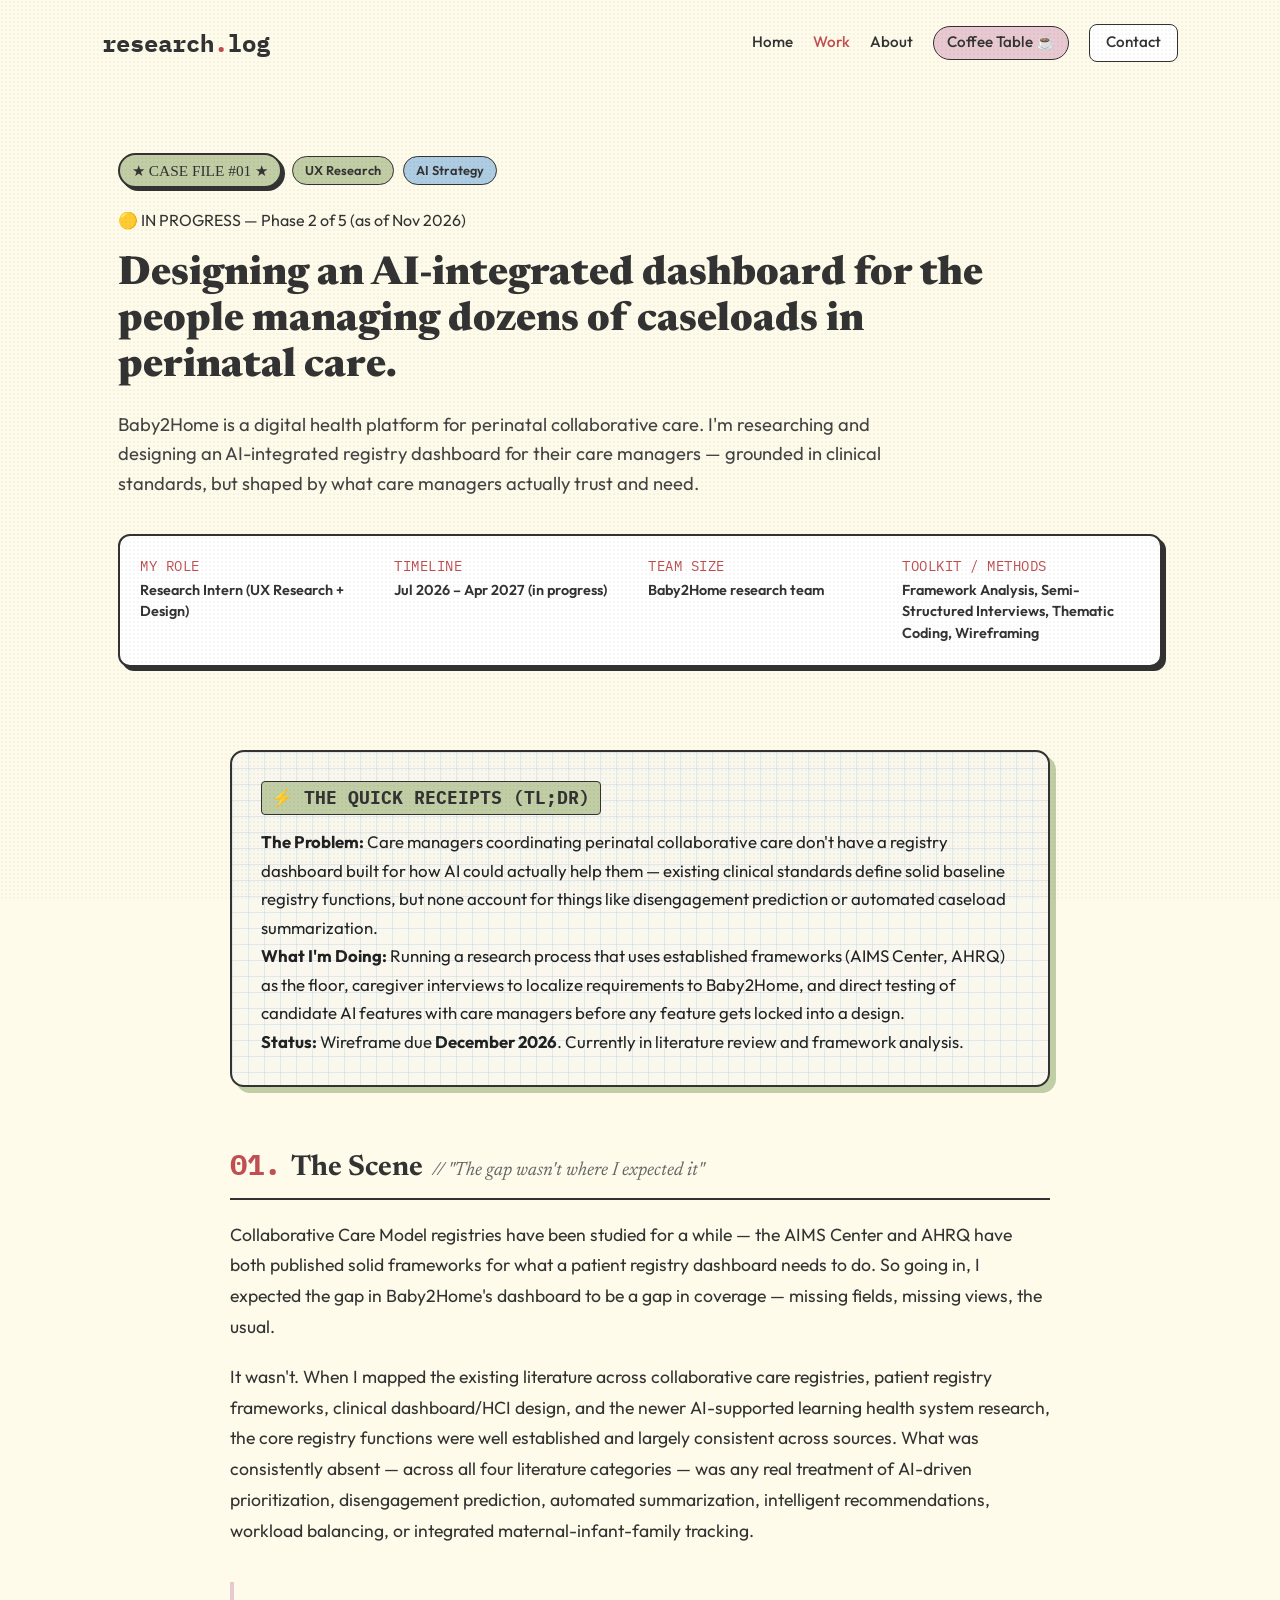
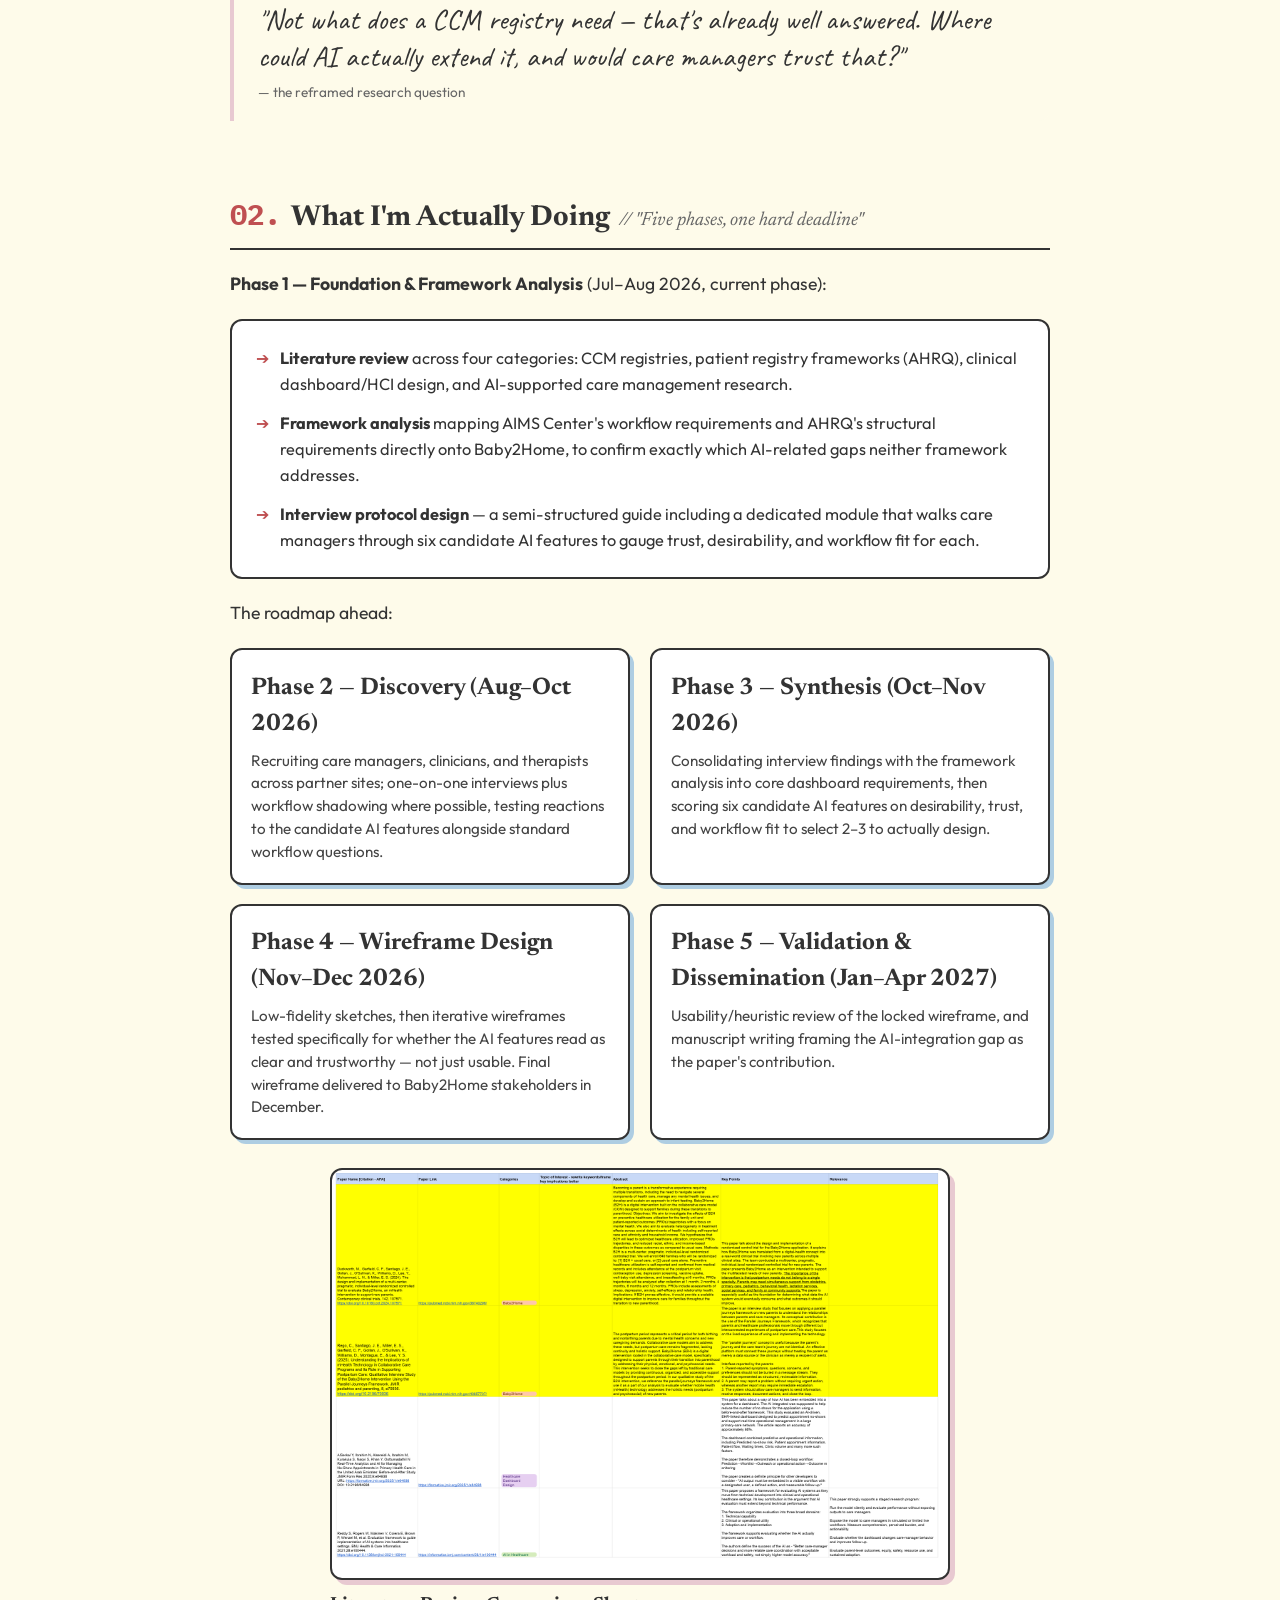
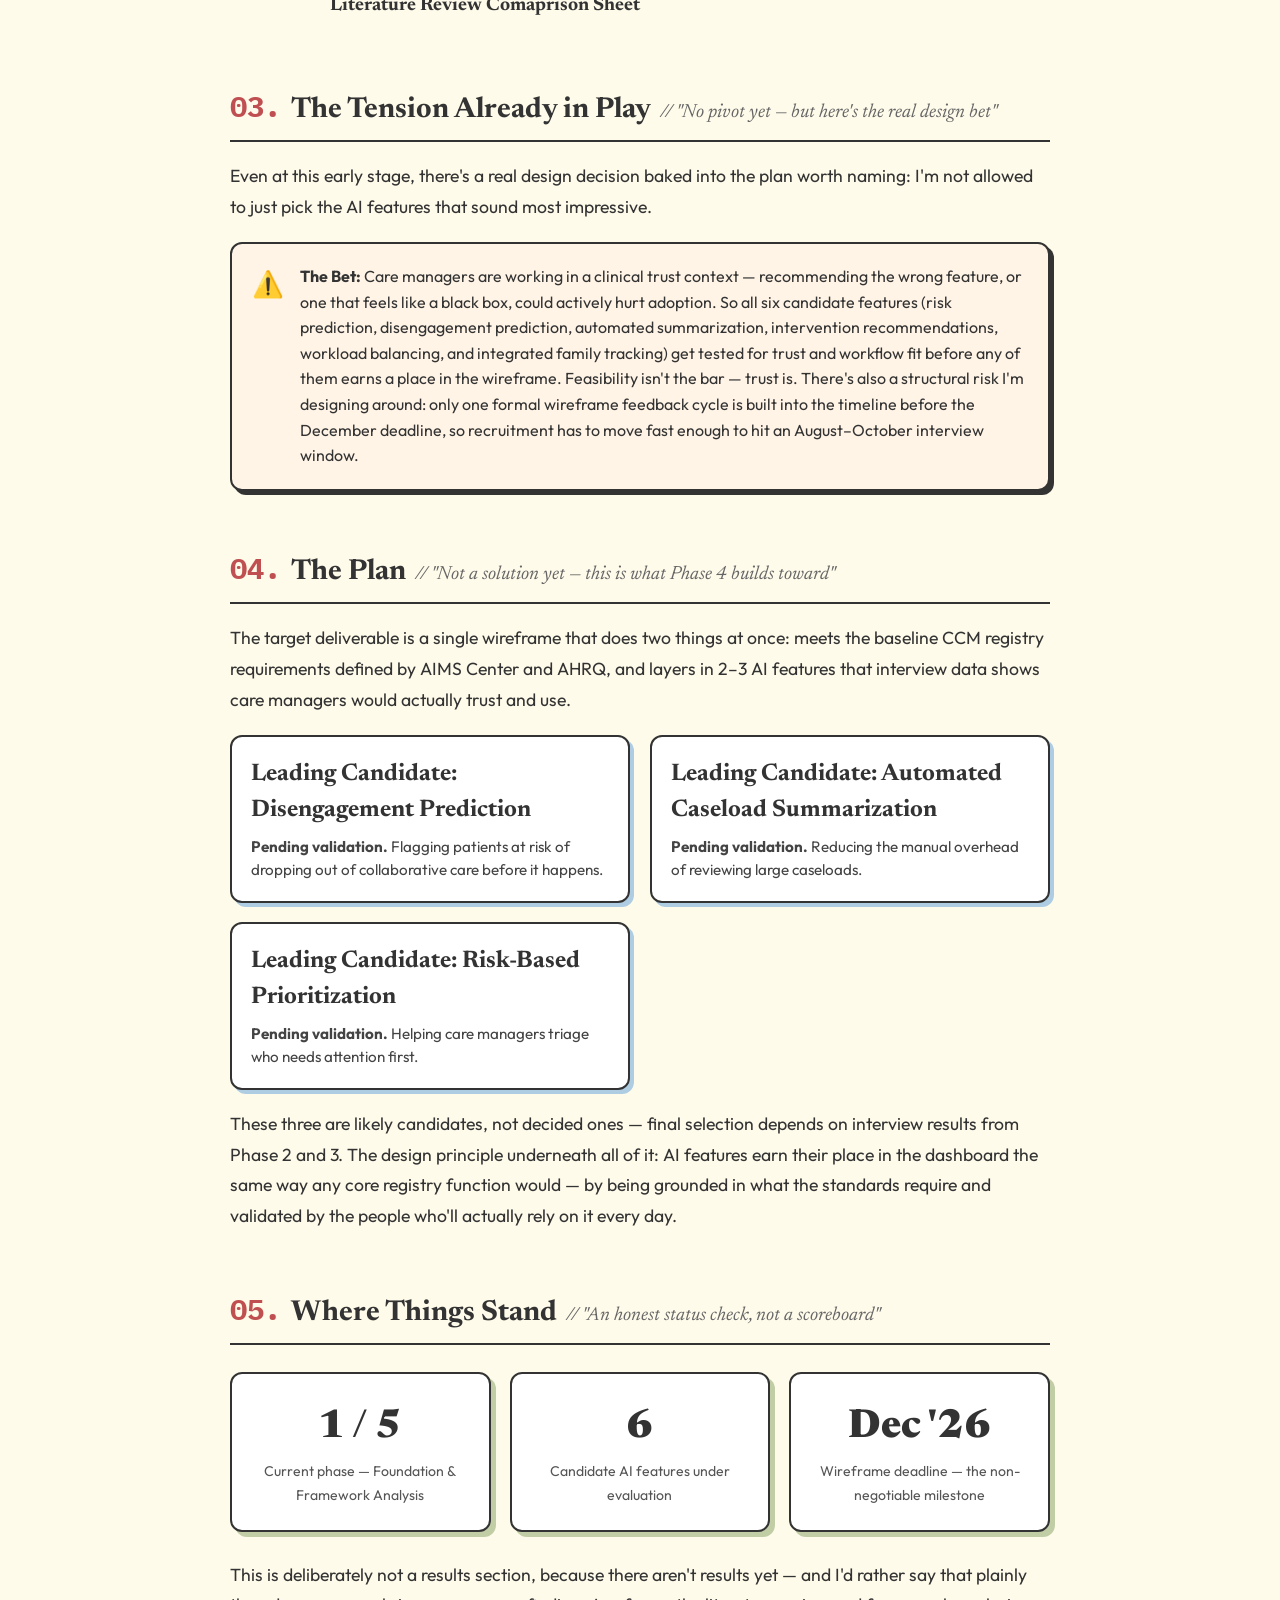
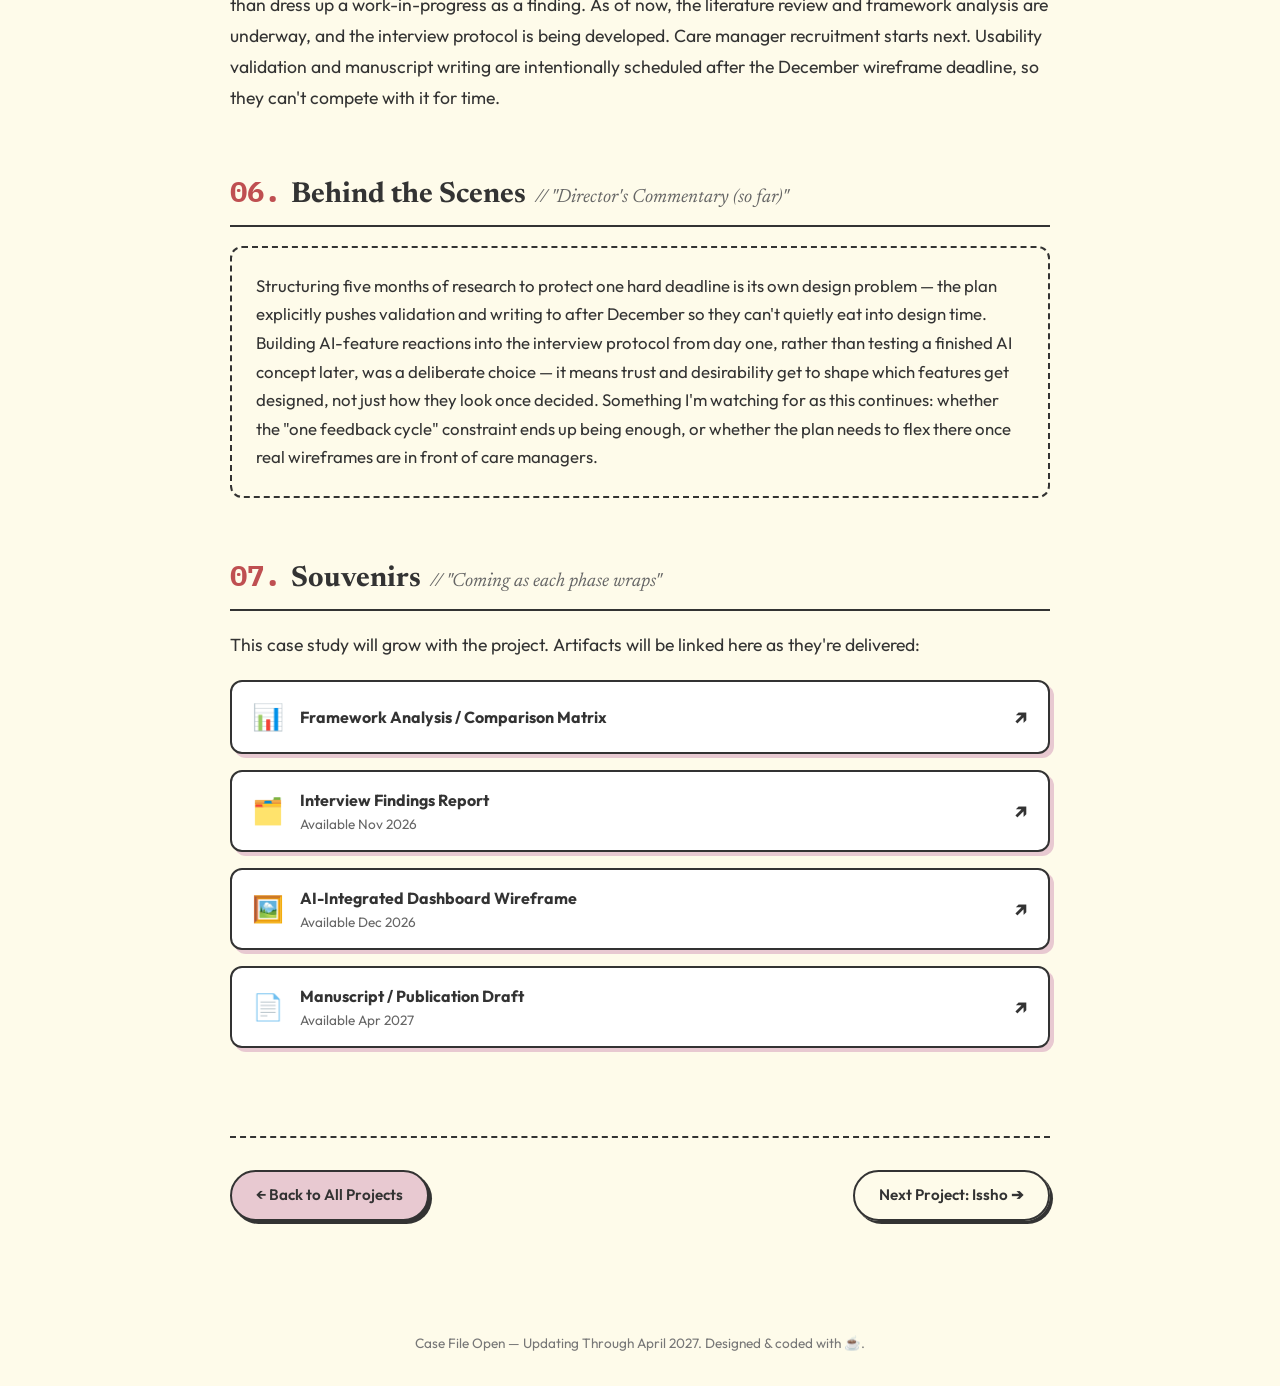
<file: ai-dashboard-for-b2h.html>
<!DOCTYPE html>
<html lang="en">
<head>
  <meta charset="UTF-8">
  <meta name="viewport" content="width=device-width, initial-scale=1.0">
  <title>Case Study: Baby2Home | jordan.ux</title>

  <link rel="icon" href="/favicon.ico" sizes="any">
  <link rel="icon" type="image/png" sizes="32x32" href="/favicon-32x32.png">
  <link rel="icon" type="image/png" sizes="16x16" href="favicon-16x16.png">
  <link rel="apple-touch-icon" sizes="180x180" href="apple-touch-icon.png">

  <link rel="preconnect" href="https://fonts.googleapis.com">
  <link rel="preconnect" href="https://fonts.gstatic.com" crossorigin>
  <link
    href="https://fonts.googleapis.com/css2?family=Caveat:wght@600&family=Newsreader:ital,opsz,wght@1,6..72,500&family=Outfit:wght@300;400;500;600&family=Syne:wght@700;800&family=VT323&display=swap"
    rel="stylesheet">
  <link
    href="https://fonts.googleapis.com/css2?family=IBM+Plex+Mono:ital,wght@0,100;0,200;0,300;0,400;0,500;0,600;0,700;1,100;1,200;1,300;1,400;1,500;1,600;1,700&display=swap"
    rel="stylesheet">

  <link rel="stylesheet" href="css/style.css" />
</head>
<body>

  <div class="grain-overlay"></div>

  <header class="site-header">
        <a href="index.html" class="logo-link">
            <div class="logo-text">research<span class="dot">.</span>log</div>
        </a>
        <nav class="nav-links">
            <a href="index.html" class="nav-item">Home</a>
            <a href="projects.html" class="nav-item active">Work</a>
            <a href="index.html#about" class="nav-item">About</a>
            <a href="coffee-table.html" class="nav-item badge-nav">Coffee Table ☕</a>
            <a href="contact.html" class="nav-item btn-nav">Contact</a>
        </nav>
    </header>

  <!-- ==========================================================================
       SECTION 1: THE COVER
       ========================================================================== -->
  <section class="case-cover">
    <div class="case-cover-container">

      <div class="category-badges">
        <span class="badge-pixel">★ CASE FILE #01 ★</span>
        <span class="tag-pill tag-research">UX Research</span>
        <span class="tag-pill tag-ai">AI Strategy</span>
      </div>

      <span class="status-banner">🟡 IN PROGRESS — Phase 2 of 5 (as of Nov 2026)</span>

      <h1 class="case-title">Designing an AI-integrated dashboard for the people managing dozens of caseloads in perinatal care.</h1>
      <p class="case-one-liner">Baby2Home is a digital health platform for perinatal collaborative care. I'm researching and designing an AI-integrated registry dashboard for their care managers — grounded in clinical standards, but shaped by what care managers actually trust and need.</p>

      <div class="meta-dossier-grid">
        <div class="meta-item">
          <span class="meta-label">MY ROLE</span>
          <span class="meta-value">Research Intern (UX Research + Design)</span>
        </div>
        <div class="meta-item">
          <span class="meta-label">TIMELINE</span>
          <span class="meta-value">Jul 2026 – Apr 2027 (in progress)</span>
        </div>
        <div class="meta-item">
          <span class="meta-label">TEAM SIZE</span>
          <span class="meta-value">Baby2Home research team</span>
        </div>
        <div class="meta-item">
          <span class="meta-label">TOOLKIT / METHODS</span>
          <span class="meta-value">Framework Analysis, Semi-Structured Interviews, Thematic Coding, Wireframing</span>
        </div>
      </div>

    </div>
  </section>

  <!-- Hero media intentionally omitted — to be added later -->

  <main class="case-body">

    <!-- ==========================================================================
         SECTION 2: THE TL;DR
         ========================================================================== -->
    <div class="tldr-box">
      <div class="tldr-header">
        <span class="tldr-badge">⚡ THE QUICK RECEIPTS (TL;DR)</span>
      </div>
      <p class="tldr-text">
        <strong>The Problem:</strong> Care managers coordinating perinatal collaborative care don't have a registry dashboard built for how AI could actually help them — existing clinical standards define solid baseline registry functions, but none account for things like disengagement prediction or automated caseload summarization.<br>
        <strong>What I'm Doing:</strong> Running a research process that uses established frameworks (AIMS Center, AHRQ) as the floor, caregiver interviews to localize requirements to Baby2Home, and direct testing of candidate AI features with care managers before any feature gets locked into a design.<br>
        <strong>Status:</strong> Wireframe due <strong>December 2026</strong>. Currently in literature review and framework analysis.
      </p>
    </div>

    <!-- ==========================================================================
         SECTION 3: THE SCENE
         ========================================================================== -->
    <section class="case-section">
      <h2 class="section-title"><span class="title-num">01.</span> The Scene <span class="sub-title-playful">// "The gap wasn't where I expected it"</span></h2>

      <p class="case-p">
        Collaborative Care Model registries have been studied for a while — the AIMS Center and AHRQ have both published solid frameworks for what a patient registry dashboard needs to do. So going in, I expected the gap in Baby2Home's dashboard to be a gap in coverage — missing fields, missing views, the usual.
      </p>

      <p class="case-p">
        It wasn't. When I mapped the existing literature across collaborative care registries, patient registry frameworks, clinical dashboard/HCI design, and the newer AI-supported learning health system research, the core registry functions were well established and largely consistent across sources. What was consistently absent — across all four literature categories — was any real treatment of AI-driven prioritization, disengagement prediction, automated summarization, intelligent recommendations, workload balancing, or integrated maternal-infant-family tracking.
      </p>

      <blockquote class="handwritten-quote">
        "Not what does a CCM registry need — that's already well answered. Where could AI actually extend it, and would care managers trust that?"
        <cite>— the reframed research question</cite>
      </blockquote>
    </section>

    <!-- ==========================================================================
         SECTION 4: WHAT I'M ACTUALLY DOING
         ========================================================================== -->
    <section class="case-section">
      <h2 class="section-title"><span class="title-num">02.</span> What I'm Actually Doing <span class="sub-title-playful">// "Five phases, one hard deadline"</span></h2>

      <p class="case-p"><strong>Phase 1 — Foundation &amp; Framework Analysis</strong> (Jul–Aug 2026, current phase):</p>
      <ul class="rigor-list">
        <li><strong>Literature review</strong> across four categories: CCM registries, patient registry frameworks (AHRQ), clinical dashboard/HCI design, and AI-supported care management research.</li>
        <li><strong>Framework analysis</strong> mapping AIMS Center's workflow requirements and AHRQ's structural requirements directly onto Baby2Home, to confirm exactly which AI-related gaps neither framework addresses.</li>
        <li><strong>Interview protocol design</strong> — a semi-structured guide including a dedicated module that walks care managers through six candidate AI features to gauge trust, desirability, and workflow fit for each.</li>
      </ul>

      <p class="case-p">The roadmap ahead:</p>

      <div class="solution-grid">
        <div class="solution-card">
          <h4>Phase 2 — Discovery (Aug–Oct 2026)</h4>
          <p>Recruiting care managers, clinicians, and therapists across partner sites; one-on-one interviews plus workflow shadowing where possible, testing reactions to the candidate AI features alongside standard workflow questions.</p>
        </div>
        <div class="solution-card">
          <h4>Phase 3 — Synthesis (Oct–Nov 2026)</h4>
          <p>Consolidating interview findings with the framework analysis into core dashboard requirements, then scoring six candidate AI features on desirability, trust, and workflow fit to select 2–3 to actually design.</p>
        </div>
        <div class="solution-card">
          <h4>Phase 4 — Wireframe Design (Nov–Dec 2026)</h4>
          <p>Low-fidelity sketches, then iterative wireframes tested specifically for whether the AI features read as clear and trustworthy — not just usable. Final wireframe delivered to Baby2Home stakeholders in December.</p>
        </div>
        <div class="solution-card">
          <h4>Phase 5 — Validation &amp; Dissemination (Jan–Apr 2027)</h4>
          <p>Usability/heuristic review of the locked wireframe, and manuscript writing framing the AI-integration gap as the paper's contribution.</p>
        </div>
      </div>

      <div class="screen-gallery-single">
        <figure class="screen-card">
          <div class="screen-frame">
            <img src="assets/baby2home/baby2home-comparison.png" width="724" height="1396" loading="lazy" decoding="async"
              alt="Slide with three personas">
          </div>
          <figcaption>
            <strong>Literature Review Comaprison Sheet</strong>
          </figcaption>
        </figure>
      </div>
    </section>

    <!-- ==========================================================================
         SECTION 5: THE TENSION ALREADY IN PLAY
         ========================================================================== -->
    <section class="case-section">
      <h2 class="section-title"><span class="title-num">03.</span> The Tension Already in Play <span class="sub-title-playful">// "No pivot yet — but here's the real design bet"</span></h2>

      <p class="case-p">
        Even at this early stage, there's a real design decision baked into the plan worth naming: I'm not allowed to just pick the AI features that sound most impressive.
      </p>

      <div class="callout-box warning-box">
        <span class="callout-icon">⚠️</span>
        <div>
          <strong>The Bet:</strong> Care managers are working in a clinical trust context — recommending the wrong feature, or one that feels like a black box, could actively hurt adoption. So all six candidate features (risk prediction, disengagement prediction, automated summarization, intervention recommendations, workload balancing, and integrated family tracking) get tested for trust and workflow fit before any of them earns a place in the wireframe. Feasibility isn't the bar — trust is. There's also a structural risk I'm designing around: only one formal wireframe feedback cycle is built into the timeline before the December deadline, so recruitment has to move fast enough to hit an August–October interview window.
        </div>
      </div>
    </section>

    <!-- ==========================================================================
         SECTION 6: THE PLAN
         ========================================================================== -->
    <section class="case-section">
      <h2 class="section-title"><span class="title-num">04.</span> The Plan <span class="sub-title-playful">// "Not a solution yet — this is what Phase 4 builds toward"</span></h2>

      <p class="case-p">
        The target deliverable is a single wireframe that does two things at once: meets the baseline CCM registry requirements defined by AIMS Center and AHRQ, and layers in 2–3 AI features that interview data shows care managers would actually trust and use.
      </p>

      <div class="solution-grid">
        <div class="solution-card">
          <h4>Leading Candidate: Disengagement Prediction</h4>
          <p><strong>Pending validation.</strong> Flagging patients at risk of dropping out of collaborative care before it happens.</p>
        </div>
        <div class="solution-card">
          <h4>Leading Candidate: Automated Caseload Summarization</h4>
          <p><strong>Pending validation.</strong> Reducing the manual overhead of reviewing large caseloads.</p>
        </div>
        <div class="solution-card">
          <h4>Leading Candidate: Risk-Based Prioritization</h4>
          <p><strong>Pending validation.</strong> Helping care managers triage who needs attention first.</p>
        </div>
      </div>

      <p class="case-p">
        These three are likely candidates, not decided ones — final selection depends on interview results from Phase 2 and 3. The design principle underneath all of it: AI features earn their place in the dashboard the same way any core registry function would — by being grounded in what the standards require and validated by the people who'll actually rely on it every day.
      </p>
    </section>

    <!-- ==========================================================================
         SECTION 7: WHERE THINGS STAND
         ========================================================================== -->
    <section class="case-section">
      <h2 class="section-title"><span class="title-num">05.</span> Where Things Stand <span class="sub-title-playful">// "An honest status check, not a scoreboard"</span></h2>

      <div class="impact-metrics-bar">
        <div class="metric-card">
          <span class="metric-number">1 / 5</span>
          <span class="metric-label">Current phase — Foundation &amp; Framework Analysis</span>
        </div>
        <div class="metric-card">
          <span class="metric-number">6</span>
          <span class="metric-label">Candidate AI features under evaluation</span>
        </div>
        <div class="metric-card">
          <span class="metric-number">Dec '26</span>
          <span class="metric-label">Wireframe deadline — the non-negotiable milestone</span>
        </div>
      </div>

      <p class="case-p">
        This is deliberately not a results section, because there aren't results yet — and I'd rather say that plainly than dress up a work-in-progress as a finding. As of now, the literature review and framework analysis are underway, and the interview protocol is being developed. Care manager recruitment starts next. Usability validation and manuscript writing are intentionally scheduled after the December wireframe deadline, so they can't compete with it for time.
      </p>
    </section>

    <!-- ==========================================================================
         SECTION 8: BEHIND THE SCENES
         ========================================================================== -->
    <section class="case-section">
      <h2 class="section-title"><span class="title-num">06.</span> Behind the Scenes <span class="sub-title-playful">// "Director's Commentary (so far)"</span></h2>

      <div class="commentary-box">
        <p>
          Structuring five months of research to protect one hard deadline is its own design problem — the plan explicitly pushes validation and writing to after December so they can't quietly eat into design time. Building AI-feature reactions into the interview protocol from day one, rather than testing a finished AI concept later, was a deliberate choice — it means trust and desirability get to shape which features get designed, not just how they look once decided. Something I'm watching for as this continues: whether the "one feedback cycle" constraint ends up being enough, or whether the plan needs to flex there once real wireframes are in front of care managers.
        </p>
      </div>
    </section>

    <!-- ==========================================================================
         SECTION 9: SOUVENIRS
         ========================================================================== -->
    <section class="case-section">
      <h2 class="section-title"><span class="title-num">07.</span> Souvenirs <span class="sub-title-playful">// "Coming as each phase wraps"</span></h2>

      <p class="case-p">This case study will grow with the project. Artifacts will be linked here as they're delivered:</p>

      <div class="souvenirs-grid">
        <a href="assets/baby2home/Literature Review Sheet - Google Sheets.pdf" class="souvenir-card pending">
          <span class="souvenir-icon">📊</span>
          <div>
            <strong>Framework Analysis / Comparison Matrix</strong>
          </div>
          <span class="arrow">↗</span>
        </a>

        <a href="#" class="souvenir-card pending">
          <span class="souvenir-icon">🗂️</span>
          <div>
            <strong>Interview Findings Report</strong>
            <p>Available Nov 2026</p>
          </div>
          <span class="arrow">↗</span>
        </a>

        <a href="#" class="souvenir-card pending">
          <span class="souvenir-icon">🖼️</span>
          <div>
            <strong>AI-Integrated Dashboard Wireframe</strong>
            <p>Available Dec 2026</p>
          </div>
          <span class="arrow">↗</span>
        </a>

        <a href="#" class="souvenir-card pending">
          <span class="souvenir-icon">📄</span>
          <div>
            <strong>Manuscript / Publication Draft</strong>
            <p>Available Apr 2027</p>
          </div>
          <span class="arrow">↗</span>
        </a>
      </div>
    </section>

    <div class="case-bottom-nav">
      <a href="projects.html" class="btn-primary">← Back to All Projects</a>
      <a href="issho.html" class="btn-primary" style="background-color: var(--color-blue); color: var(--color-ink);">Next Project: Issho ➔</a>
    </div>

  </main>

  <footer class="site-footer">
    <p>Case File Open — Updating Through April 2027. Designed &amp; coded with ☕.</p>
  </footer>

</body>
</html>
</file>
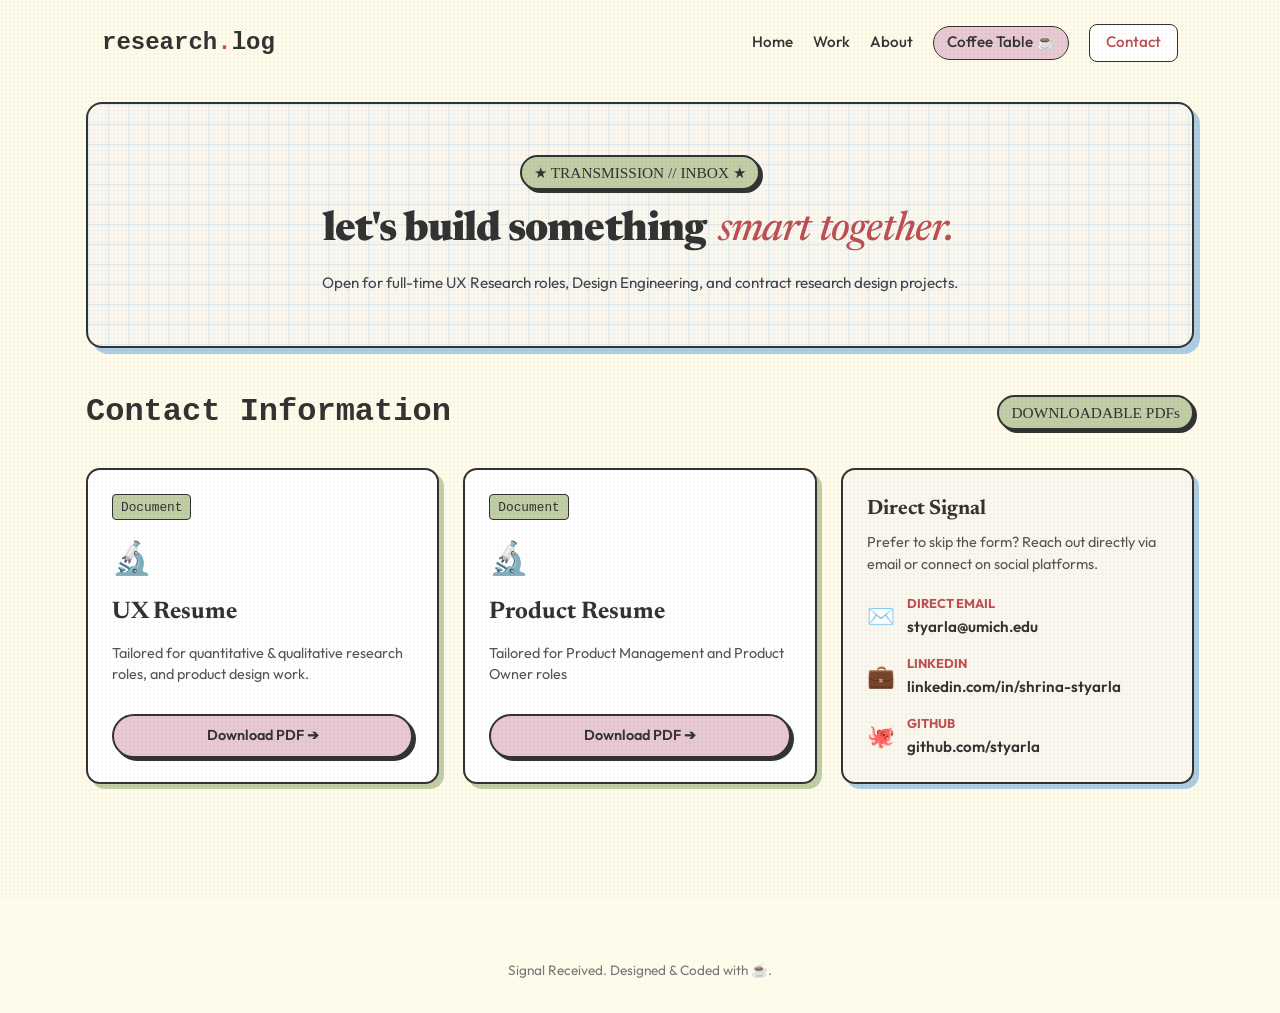
<file: contact.html>
<!DOCTYPE html>
<html lang="en">

<head>
    <meta charset="UTF-8">
    <meta name="viewport" content="width=device-width, initial-scale=1.0">
    <meta name="description" content="Access downloadable, role-tailored resumes and a direct contact form designed for recruiters and prospective teams seeking UX or AI talent. Download a resume or send a message today.">
    <title>Contact & Resumes | UX Research & AI Strategy</title>

    <link rel="icon" href="/favicon.ico" sizes="any">
  <link rel="icon" type="image/png" sizes="32x32" href="/favicon-32x32.png">
  <link rel="icon" type="image/png" sizes="16x16" href="favicon-16x16.png">
  <link rel="apple-touch-icon" sizes="180x180" href="apple-touch-icon.png">

    <!-- Google Fonts: Syne, Outfit, Caveat, VT323, Newsreader -->
    <link rel="preconnect" href="https://fonts.googleapis.com">
    <link rel="preconnect" href="https://fonts.gstatic.com" crossorigin>
    <link
        href="https://fonts.googleapis.com/css2?family=Caveat:wght@400;600&family=Newsreader:ital,opsz,wght@1,6..72,500&family=Outfit:wght@300;400;500;600;700&family=Syne:wght@400;600;800&family=VT323&display=swap"
        rel="stylesheet">

    <link rel="stylesheet" href="css/style.css">
</head>

<body>

    <!-- Subtle Grain Overlay -->
    <div class="grain-overlay"></div>

    <!-- Header / Navigation -->
    <header class="site-header">
        <a href="index.html" class="logo-link">
            <div class="logo-text">research<span class="dot">.</span>log</div>
        </a>
        <nav class="nav-links">
            <nav class="nav-links">
                <a href="index.html" class="nav-item">Home</a>
                <a href="projects.html" class="nav-item">Work</a>
                <a href="#about" class="nav-item">About</a>
                <a href="coffee-table.html" class="nav-item badge-nav">Coffee Table ☕</a>
                <a href="contact.html" class="nav-item btn-nav active">Contact</a>
            </nav>
        </nav>
    </header>

    <!-- Page Header -->
    <section class="contact-hero">
        <div class="contact-hero-container grid-background">
            <span class="badge-pixel">★ TRANSMISSION // INBOX ★</span>
            <h1 class="hero-title">let's build something <span class="highlight-text-editorial">smart together.</span>
            </h1>
            <p class="hero-subtitle">Open for full-time UX Research roles, Design Engineering, and contract
                research design projects.</p>
        </div>
    </section>

    <!-- Main Contact Content Layout -->
    <main class="contact-main">

        <!-- ==========================================================================
         SECTION 1: RESUME VAULT (Tailored Resumes for Different Roles)
         ========================================================================== -->
        <section class="resume-vault-section">
            <div class="vault-header">
                <h2 class="vault-title">Contact Information</h2>
                <span class="badge-pixel">DOWNLOADABLE PDFs</span>
            </div>

            <div class="resume-grid">

                <!-- Resume Option 1: UX Research -->
                <article class="resume-card">
                    <div class="resume-tag">Document</div>
                    <div class="resume-icon">🔬</div>
                    <h3>UX Resume</h3>
                    <p>Tailored for quantitative &amp; qualitative research roles, and product design
                        work.</p>
                    <a href="assets/ShrinaTyarla_Resume_UX.docx" target="_blank"
                        class="btn-primary btn-resume">Download PDF ➔</a>
                </article>

                <article class="resume-card">
                    <div class="resume-tag">Document</div>
                    <div class="resume-icon">🔬</div>
                    <h3>Product Resume</h3>
                    <p>Tailored for Product Management and Product Owner roles</p>
                    <a href="assets/ShrinaTyarla_Resume_PM.docx" target="_blank"
                        class="btn-primary btn-resume">Download PDF ➔</a>
                </article>

                <div class="quick-connect-card">
                    <h3 class="connect-title">Direct Signal</h3>
                    <p class="connect-text">Prefer to skip the form? Reach out directly via email or connect on social
                        platforms.</p>

                    <ul class="direct-links-list">
                        <li>
                            <span class="direct-icon">✉️</span>
                            <div>
                                <strong>Direct Email</strong>
                                <a href="mailto:styarla@umich.edu">styarla@umich.edu</a>
                            </div>
                        </li>
                        <li>
                            <span class="direct-icon">💼</span>
                            <div>
                                <strong>LinkedIn</strong>
                                <a href="https://linkedin.com/in/yshrina-tyarla"
                                    target="_blank">linkedin.com/in/shrina-styarla</a>
                            </div>
                        </li>
                        <li>
                            <span class="direct-icon">🐙</span>
                            <div>
                                <strong>GitHub</strong>
                                <a href="https://github.com/styarla-28" target="_blank">github.com/styarla</a>
                            </div>
                        </li>
                    </ul>
                </div>

                <!-- Resume Option 3: Product & IxD -->
                <!-- <article class="resume-card ixd-resume">
          <div class="resume-tag tag-pink">GENERALIST</div>
          <div class="resume-icon">🎨</div>
          <h3>Interaction Designer</h3>
          <p>Focuses on end-to-end product design, interactive Figma prototyping, wireframing, and design systems.</p>
          <a href="assets/resumes/Interaction_Design_Resume.pdf" target="_blank" class="btn-primary btn-resume">Download PDF ➔</a>
        </article> -->

            </div>
        </section>

        <!-- ==========================================================================
         SECTION 2: CONTACT FORM & DIRECT TOUCHPOINTS
         ========================================================================== -->
        <section class="contact-split-section">

            <!-- Left: Interactive Contact Form -->
            <!-- <div class="contact-form-box">
        <h2 class="form-title">02. Send a Message</h2>
        <form class="retro-form" action="https://formspree.io/f/your-form-id" method="POST">
          
          <div class="form-group">
            <label for="name">YOUR NAME / COMPANY *</label>
            <input type="text" id="name" name="name" placeholder="e.g. Sarah from Acme Corp" required>
          </div>

          <div class="form-group">
            <label for="email">EMAIL ADDRESS *</label>
            <input type="email" id="email" name="email" placeholder="sarah@company.com" required>
          </div>

          <div class="form-group">
            <label for="subject">OPPORTUNITY TYPE</label>
            <select id="subject" name="subject">
              <option value="full-time">Full-Time Role Opportunity</option>
              <option value="contract">Contract UX / AI Project</option>
              <option value="consulting">Advisory / Consulting</option>
              <option value="other">Just saying hello!</option>
            </select>
          </div>

          <div class="form-group">
            <label for="message">PROJECT / ROLE DETAILS *</label>
            <textarea id="message" name="message" rows="5" placeholder="Tell me a bit about the role, team, or challenge you're solving..." required></textarea>
          </div>

          <button type="submit" class="btn-primary btn-submit">Send Transmission ➔</button>

        </form>
      </div> -->

            <!-- Right: Direct Contact Info Card -->

        </section>

    </main>

    <footer class="site-footer">
        <p>Signal Received. Designed &amp; Coded with ☕.</p>
    </footer>

</body>

</html>
</file>
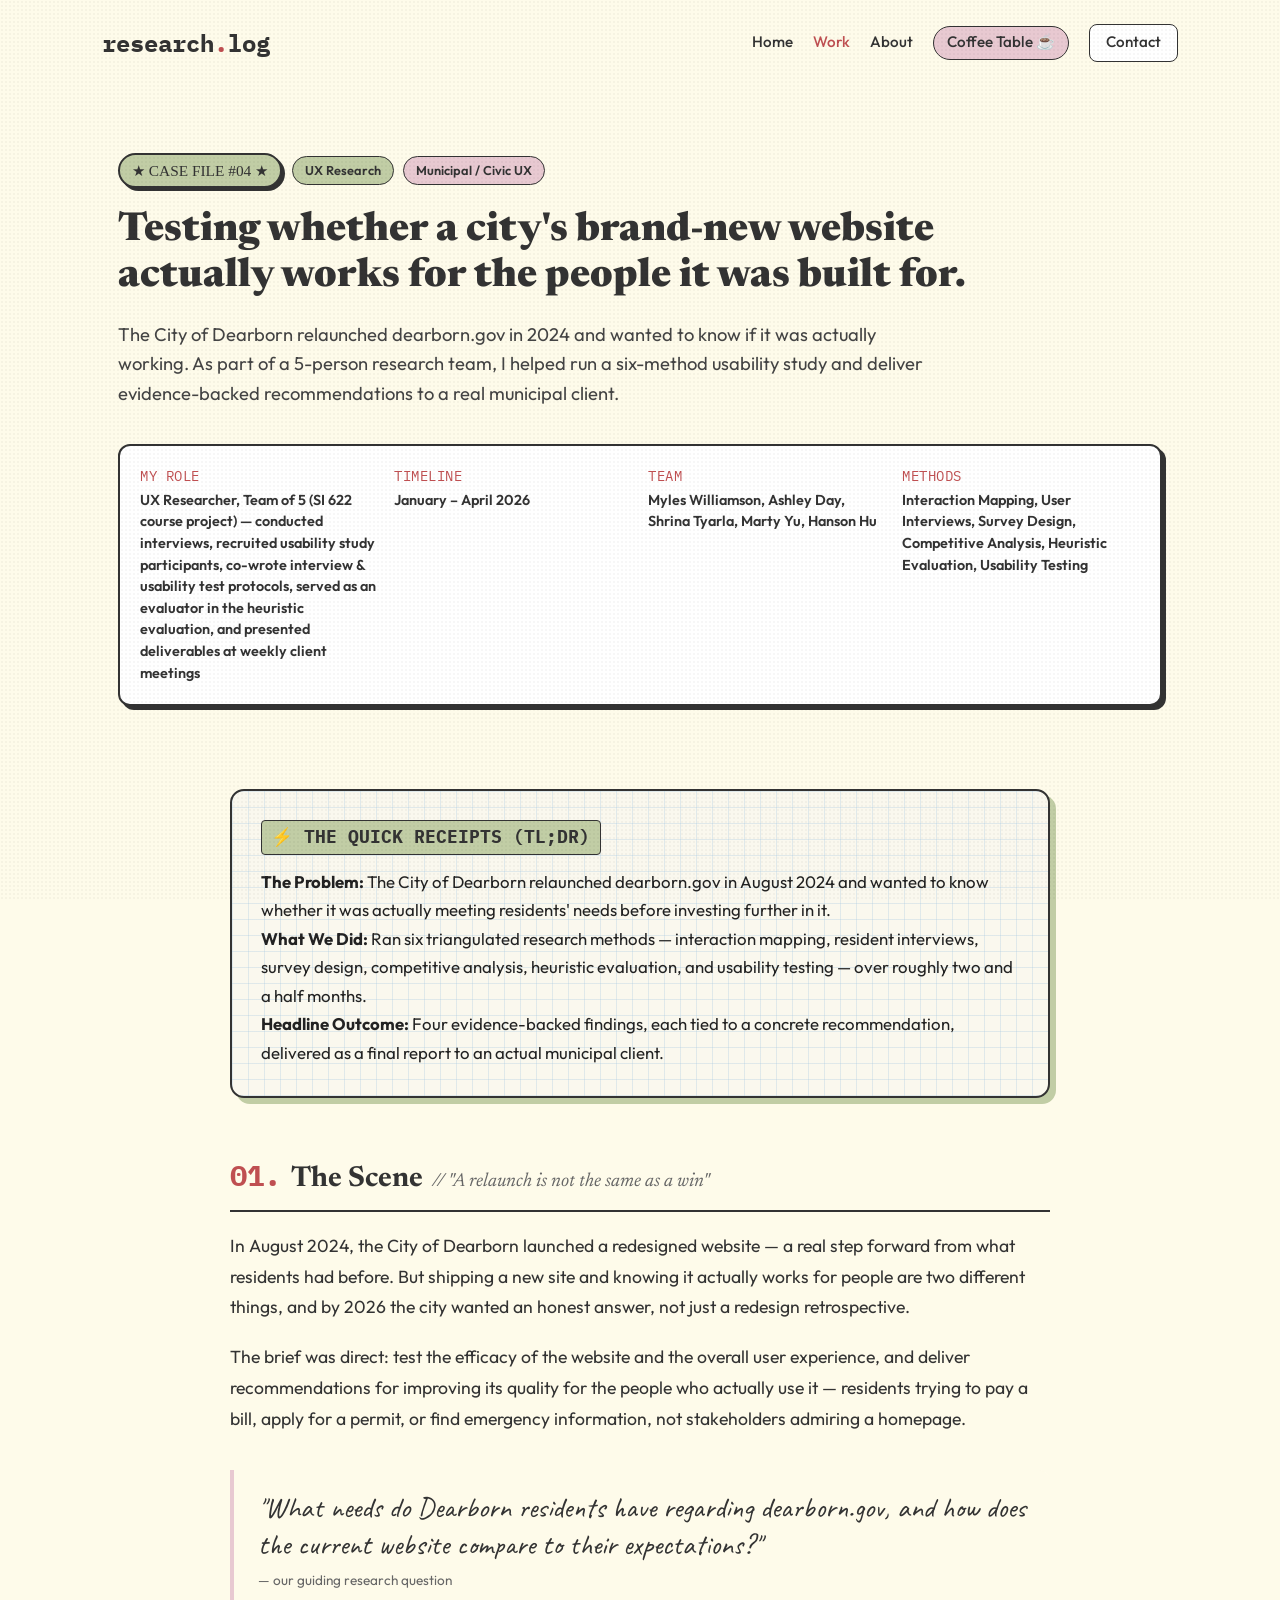
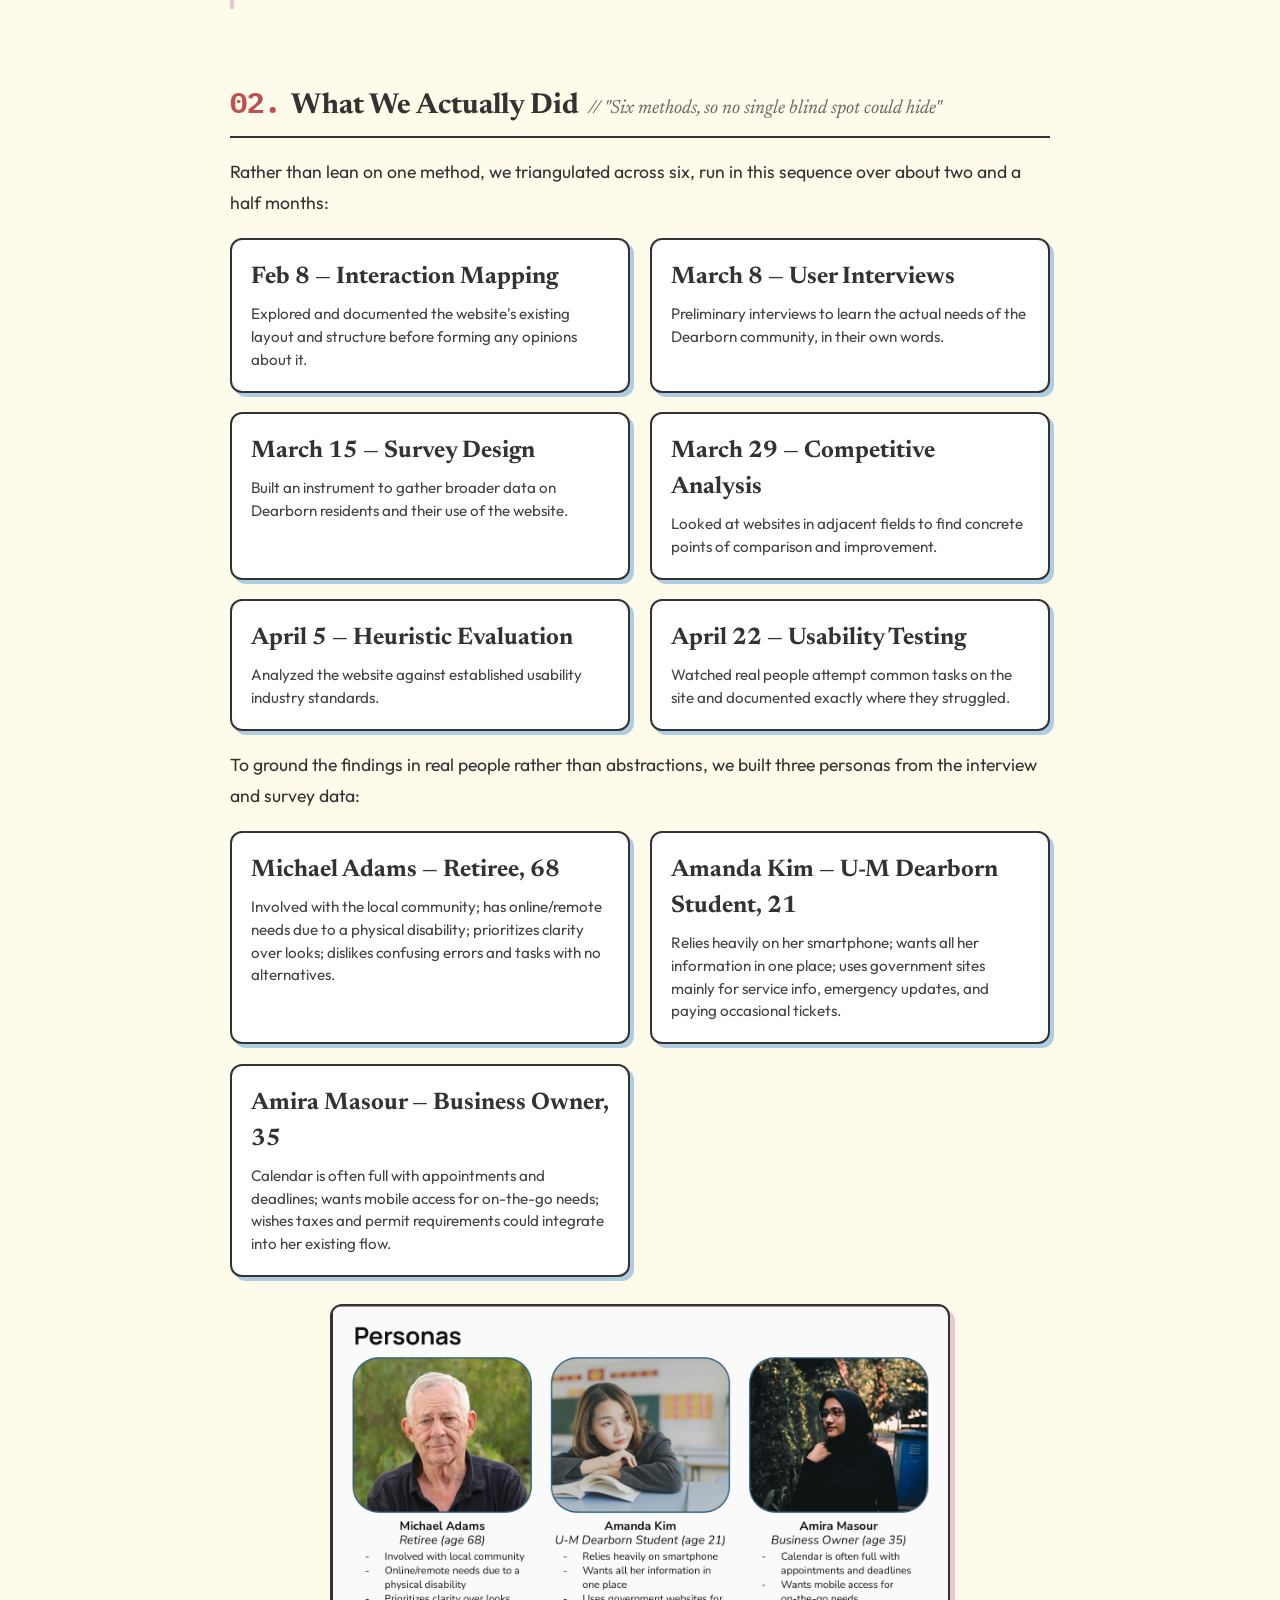
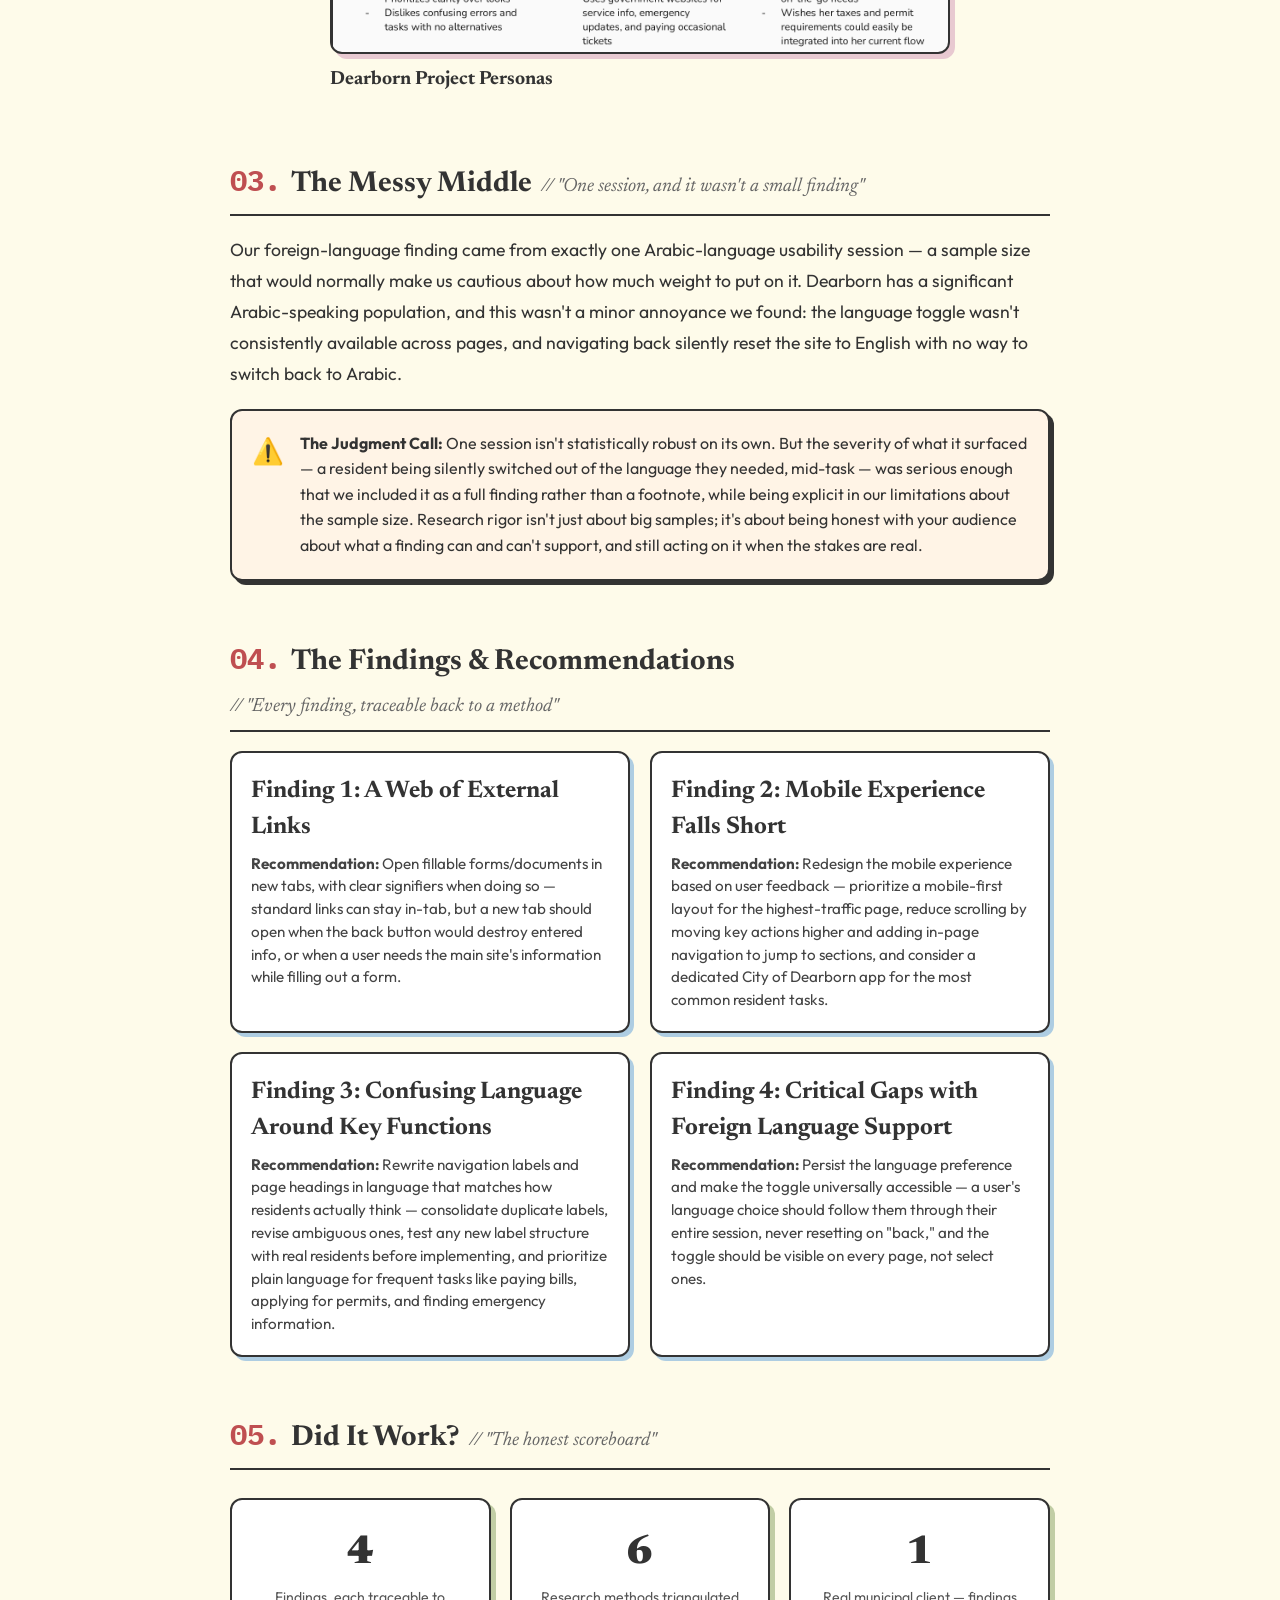
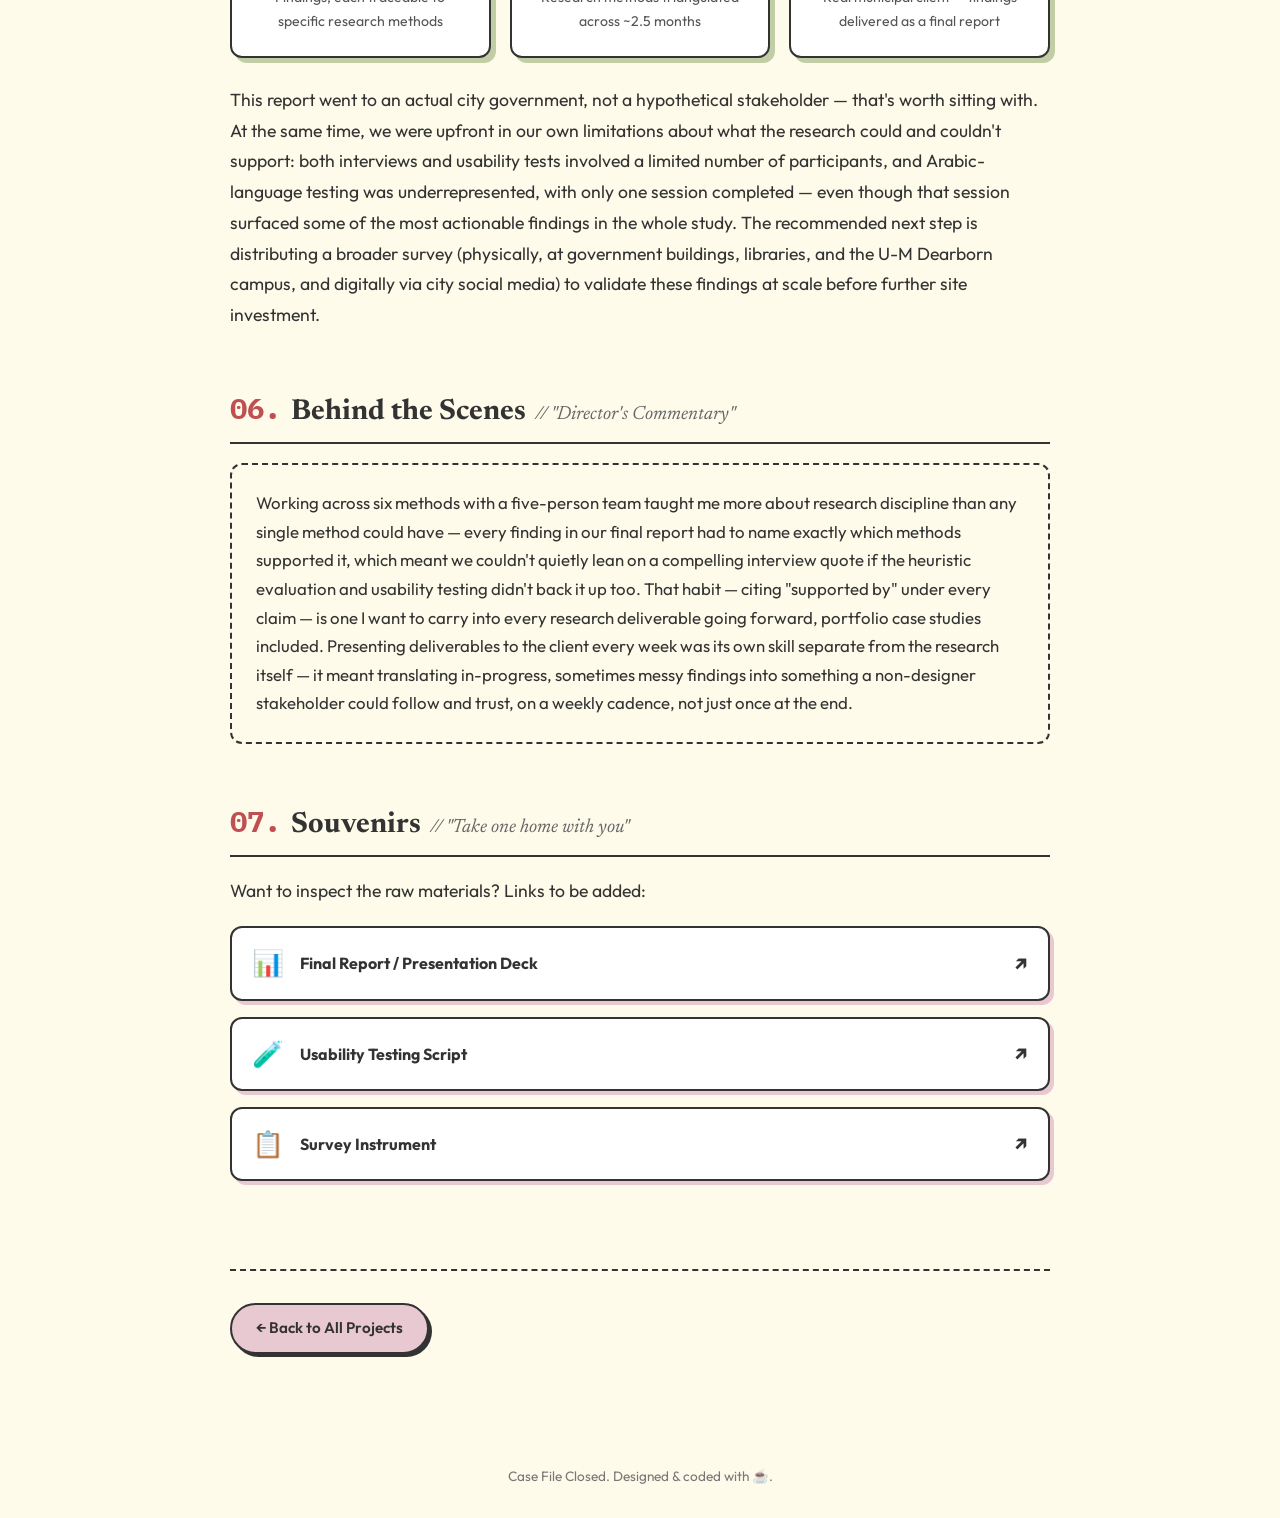
<file: dearborn-project.html>
<!DOCTYPE html>
<html lang="en">

<head>
  <meta charset="UTF-8">
  <meta name="viewport" content="width=device-width, initial-scale=1.0">
  <title>Case Study: City of Dearborn | jordan.ux</title>

  <link rel="icon" href="/favicon.ico" sizes="any">
  <link rel="icon" type="image/png" sizes="32x32" href="/favicon-32x32.png">
  <link rel="icon" type="image/png" sizes="16x16" href="favicon-16x16.png">
  <link rel="apple-touch-icon" sizes="180x180" href="apple-touch-icon.png">

  <link rel="preconnect" href="https://fonts.googleapis.com">
  <link rel="preconnect" href="https://fonts.gstatic.com" crossorigin>
  <link
    href="https://fonts.googleapis.com/css2?family=Caveat:wght@600&family=Newsreader:ital,opsz,wght@1,6..72,500&family=Outfit:wght@300;400;500;600&family=Syne:wght@700;800&family=VT323&display=swap"
    rel="stylesheet">
  <link
    href="https://fonts.googleapis.com/css2?family=IBM+Plex+Mono:ital,wght@0,100;0,200;0,300;0,400;0,500;0,600;0,700;1,100;1,200;1,300;1,400;1,500;1,600;1,700&display=swap"
    rel="stylesheet">

  <link rel="stylesheet" href="css/style.css" />
</head>

<body>

  <div class="grain-overlay"></div>

  <header class="site-header">
    <a href="index.html" class="logo-link">
      <div class="logo-text">research<span class="dot">.</span>log</div>
    </a>
    <nav class="nav-links">
      <a href="index.html" class="nav-item">Home</a>
      <a href="projects.html" class="nav-item active">Work</a>
      <a href="index.html#about" class="nav-item">About</a>
      <a href="coffee-table.html" class="nav-item badge-nav">Coffee Table ☕</a>
      <a href="contact.html" class="nav-item btn-nav">Contact</a>
    </nav>
  </header>

  <!-- ==========================================================================
       SECTION 1: THE COVER
       ========================================================================== -->
  <section class="case-cover">
    <div class="case-cover-container">

      <div class="category-badges">
        <span class="badge-pixel">★ CASE FILE #04 ★</span>
        <span class="tag-pill tag-research">UX Research</span>
        <span class="tag-pill tag-interaction">Municipal / Civic UX</span>
      </div>

      <h1 class="case-title">Testing whether a city's brand-new website actually works for the people it was built for.
      </h1>
      <p class="case-one-liner">The City of Dearborn relaunched dearborn.gov in 2024 and wanted to know if it was
        actually working. As part of a 5-person research team, I helped run a six-method usability study and deliver
        evidence-backed recommendations to a real municipal client.</p>

      <div class="meta-dossier-grid">
        <div class="meta-item">
          <span class="meta-label">MY ROLE</span>
          <span class="meta-value">UX Researcher, Team of 5 (SI 622 course project) — conducted interviews, recruited
            usability study participants, co-wrote interview &amp; usability test protocols, served as an evaluator in
            the heuristic evaluation, and presented deliverables at weekly client meetings</span>
        </div>
        <div class="meta-item">
          <span class="meta-label">TIMELINE</span>
          <span class="meta-value">January – April 2026</span>
        </div>
        <div class="meta-item">
          <span class="meta-label">TEAM</span>
          <span class="meta-value">Myles Williamson, Ashley Day, Shrina Tyarla, Marty Yu, Hanson Hu</span>
        </div>
        <div class="meta-item">
          <span class="meta-label">METHODS</span>
          <span class="meta-value">Interaction Mapping, User Interviews, Survey Design, Competitive Analysis, Heuristic
            Evaluation, Usability Testing</span>
        </div>
      </div>

    </div>
  </section>

  <!-- Hero media intentionally omitted — to be added later -->

  <main class="case-body">

    <!-- ==========================================================================
         SECTION 2: THE TL;DR
         ========================================================================== -->
    <div class="tldr-box">
      <div class="tldr-header">
        <span class="tldr-badge">⚡ THE QUICK RECEIPTS (TL;DR)</span>
      </div>
      <p class="tldr-text">
        <strong>The Problem:</strong> The City of Dearborn relaunched dearborn.gov in August 2024 and wanted to know
        whether it was actually meeting residents' needs before investing further in it.<br>
        <strong>What We Did:</strong> Ran six triangulated research methods — interaction mapping, resident interviews,
        survey design, competitive analysis, heuristic evaluation, and usability testing — over roughly two and a half
        months.<br>
        <strong>Headline Outcome:</strong> Four evidence-backed findings, each tied to a concrete recommendation,
        delivered as a final report to an actual municipal client.
      </p>
    </div>

    <!-- ==========================================================================
         SECTION 3: THE SCENE
         ========================================================================== -->
    <section class="case-section">
      <h2 class="section-title"><span class="title-num">01.</span> The Scene <span class="sub-title-playful">// "A
          relaunch is not the same as a win"</span></h2>

      <p class="case-p">
        In August 2024, the City of Dearborn launched a redesigned website — a real step forward from what residents had
        before. But shipping a new site and knowing it actually works for people are two different things, and by 2026
        the city wanted an honest answer, not just a redesign retrospective.
      </p>

      <p class="case-p">
        The brief was direct: test the efficacy of the website and the overall user experience, and deliver
        recommendations for improving its quality for the people who actually use it — residents trying to pay a bill,
        apply for a permit, or find emergency information, not stakeholders admiring a homepage.
      </p>

      <blockquote class="handwritten-quote">
        "What needs do Dearborn residents have regarding dearborn.gov, and how does the current website compare to their
        expectations?"
        <cite>— our guiding research question</cite>
      </blockquote>
    </section>

    <!-- ==========================================================================
         SECTION 4: WHAT WE ACTUALLY DID
         ========================================================================== -->
    <section class="case-section">
      <h2 class="section-title"><span class="title-num">02.</span> What We Actually Did <span
          class="sub-title-playful">// "Six methods, so no single blind spot could hide"</span></h2>

      <p class="case-p">
        Rather than lean on one method, we triangulated across six, run in this sequence over about two and a half
        months:
      </p>

      <div class="solution-grid">
        <div class="solution-card">
          <h4>Feb 8 — Interaction Mapping</h4>
          <p>Explored and documented the website's existing layout and structure before forming any opinions about it.
          </p>
        </div>
        <div class="solution-card">
          <h4>March 8 — User Interviews</h4>
          <p>Preliminary interviews to learn the actual needs of the Dearborn community, in their own words.</p>
        </div>
        <div class="solution-card">
          <h4>March 15 — Survey Design</h4>
          <p>Built an instrument to gather broader data on Dearborn residents and their use of the website.</p>
        </div>
        <div class="solution-card">
          <h4>March 29 — Competitive Analysis</h4>
          <p>Looked at websites in adjacent fields to find concrete points of comparison and improvement.</p>
        </div>
        <div class="solution-card">
          <h4>April 5 — Heuristic Evaluation</h4>
          <p>Analyzed the website against established usability industry standards.</p>
        </div>
        <div class="solution-card">
          <h4>April 22 — Usability Testing</h4>
          <p>Watched real people attempt common tasks on the site and documented exactly where they struggled.</p>
        </div>
      </div>

      <p class="case-p">To ground the findings in real people rather than abstractions, we built three personas from the
        interview and survey data:</p>

      <div class="solution-grid">
        <div class="solution-card">
          <h4>Michael Adams — Retiree, 68</h4>
          <p>Involved with the local community; has online/remote needs due to a physical disability; prioritizes
            clarity over looks; dislikes confusing errors and tasks with no alternatives.</p>
        </div>
        <div class="solution-card">
          <h4>Amanda Kim — U-M Dearborn Student, 21</h4>
          <p>Relies heavily on her smartphone; wants all her information in one place; uses government sites mainly for
            service info, emergency updates, and paying occasional tickets.</p>
        </div>
        <div class="solution-card">
          <h4>Amira Masour — Business Owner, 35</h4>
          <p>Calendar is often full with appointments and deadlines; wants mobile access for on-the-go needs; wishes
            taxes and permit requirements could integrate into her existing flow.</p>
        </div>
      </div>

      <div class="screen-gallery-single">
        <figure class="screen-card">
          <div class="screen-frame">
            <img src="assets/dearborn/dearborn-personas.png" width="724" height="1396" loading="lazy" decoding="async"
              alt="Slide with three personas">
          </div>
          <figcaption>
            <strong>Dearborn Project Personas</strong>
          </figcaption>
        </figure>
      </div>
    </section>

    <!-- ==========================================================================
         SECTION 5: THE MESSY MIDDLE
         ========================================================================== -->
    <section class="case-section">
      <h2 class="section-title"><span class="title-num">03.</span> The Messy Middle <span class="sub-title-playful">//
          "One session, and it wasn't a small finding"</span></h2>

      <p class="case-p">
        Our foreign-language finding came from exactly one Arabic-language usability session — a sample size that would
        normally make us cautious about how much weight to put on it. Dearborn has a significant Arabic-speaking
        population, and this wasn't a minor annoyance we found: the language toggle wasn't consistently available across
        pages, and navigating back silently reset the site to English with no way to switch back to Arabic.
      </p>

      <div class="callout-box warning-box">
        <span class="callout-icon">⚠️</span>
        <div>
          <strong>The Judgment Call:</strong> One session isn't statistically robust on its own. But the severity of
          what it surfaced — a resident being silently switched out of the language they needed, mid-task — was serious
          enough that we included it as a full finding rather than a footnote, while being explicit in our limitations
          about the sample size. Research rigor isn't just about big samples; it's about being honest with your audience
          about what a finding can and can't support, and still acting on it when the stakes are real.
        </div>
      </div>
    </section>

    <!-- ==========================================================================
         SECTION 6: THE FINDINGS & RECOMMENDATIONS
         ========================================================================== -->
    <section class="case-section">
      <h2 class="section-title"><span class="title-num">04.</span> The Findings &amp; Recommendations <span
          class="sub-title-playful">// "Every finding, traceable back to a method"</span></h2>

      <div class="solution-grid">
        <div class="solution-card">
          <h4>Finding 1: A Web of External Links</h4>
          <p><strong>Recommendation:</strong> Open fillable forms/documents in new tabs, with clear signifiers when
            doing so — standard links can stay in-tab, but a new tab should open when the back button would destroy
            entered info, or when a user needs the main site's information while filling out a form.</p>
        </div>
        <div class="solution-card">
          <h4>Finding 2: Mobile Experience Falls Short</h4>
          <p><strong>Recommendation:</strong> Redesign the mobile experience based on user feedback — prioritize a
            mobile-first layout for the highest-traffic page, reduce scrolling by moving key actions higher and adding
            in-page navigation to jump to sections, and consider a dedicated City of Dearborn app for the most common
            resident tasks.</p>
        </div>
        <div class="solution-card">
          <h4>Finding 3: Confusing Language Around Key Functions</h4>
          <p><strong>Recommendation:</strong> Rewrite navigation labels and page headings in language that matches how
            residents actually think — consolidate duplicate labels, revise ambiguous ones, test any new label structure
            with real residents before implementing, and prioritize plain language for frequent tasks like paying bills,
            applying for permits, and finding emergency information.</p>
        </div>
        <div class="solution-card">
          <h4>Finding 4: Critical Gaps with Foreign Language Support</h4>
          <p><strong>Recommendation:</strong> Persist the language preference and make the toggle universally accessible
            — a user's language choice should follow them through their entire session, never resetting on "back," and
            the toggle should be visible on every page, not select ones.</p>
        </div>
      </div>
    </section>

    <!-- ==========================================================================
         SECTION 7: DID IT WORK?
         ========================================================================== -->
    <section class="case-section">
      <h2 class="section-title"><span class="title-num">05.</span> Did It Work? <span class="sub-title-playful">// "The
          honest scoreboard"</span></h2>

      <div class="impact-metrics-bar">
        <div class="metric-card">
          <span class="metric-number">4</span>
          <span class="metric-label">Findings, each traceable to specific research methods</span>
        </div>
        <div class="metric-card">
          <span class="metric-number">6</span>
          <span class="metric-label">Research methods triangulated across ~2.5 months</span>
        </div>
        <div class="metric-card">
          <span class="metric-number">1</span>
          <span class="metric-label">Real municipal client — findings delivered as a final report</span>
        </div>
      </div>

      <p class="case-p">
        This report went to an actual city government, not a hypothetical stakeholder — that's worth sitting with. At
        the same time, we were upfront in our own limitations about what the research could and couldn't support: both
        interviews and usability tests involved a limited number of participants, and Arabic-language testing was
        underrepresented, with only one session completed — even though that session surfaced some of the most
        actionable findings in the whole study. The recommended next step is distributing a broader survey (physically,
        at government buildings, libraries, and the U-M Dearborn campus, and digitally via city social media) to
        validate these findings at scale before further site investment.
      </p>
    </section>

    <!-- ==========================================================================
         SECTION 8: BEHIND THE SCENES
         ========================================================================== -->
    <section class="case-section">
      <h2 class="section-title"><span class="title-num">06.</span> Behind the Scenes <span class="sub-title-playful">//
          "Director's Commentary"</span></h2>

      <div class="commentary-box">
        <p>
          Working across six methods with a five-person team taught me more about research discipline than any single
          method could have — every finding in our final report had to name exactly which methods supported it, which
          meant we couldn't quietly lean on a compelling interview quote if the heuristic evaluation and usability
          testing didn't back it up too. That habit — citing "supported by" under every claim — is one I want to carry
          into every research deliverable going forward, portfolio case studies included. Presenting deliverables to the
          client every week was its own skill separate from the research itself — it meant translating in-progress,
          sometimes messy findings into something a non-designer stakeholder could follow and trust, on a weekly
          cadence, not just once at the end.
        </p>
      </div>
    </section>

    <!-- ==========================================================================
         SECTION 9: SOUVENIRS
         ========================================================================== -->
    <section class="case-section">
      <h2 class="section-title"><span class="title-num">07.</span> Souvenirs <span class="sub-title-playful">// "Take
          one home with you"</span></h2>

      <p class="case-p">Want to inspect the raw materials? Links to be added:</p>

      <div class="souvenirs-grid">
        <a href="https://docs.google.com/presentation/d/1HJ4zD1CCJXC61WCjM3yFHAoWucZ_zaAdv29nxvtv_aQ/edit?usp=sharing"
          class="souvenir-card pending">
          <span class="souvenir-icon">📊</span>
          <div>
            <strong>Final Report / Presentation Deck</strong>
          </div>
          <span class="arrow">↗</span>
        </a>

        <a href="https://docs.google.com/spreadsheets/d/1FDTfPRT-0B8zoXA3Y6f5l9htGr2w3hwqFqFM0OP6cy4/edit?usp=sharing"
          class="souvenir-card pending">
          <span class="souvenir-icon">🧪</span>
          <div>
            <strong>Usability Testing Script</strong>
          </div>
          <span class="arrow">↗</span>
        </a>

        <a href="assets/dearborn/Dearborn Resident Survey - Google Forms.pdf" class="souvenir-card pending">
          <span class="souvenir-icon">📋</span>
          <div>
            <strong>Survey Instrument</strong>
          </div>
          <span class="arrow">↗</span>
        </a>
      </div>
    </section>

    <div class="case-bottom-nav">
      <a href="projects.html" class="btn-primary">← Back to All Projects</a>
    </div>

  </main>

  <footer class="site-footer">
    <p>Case File Closed. Designed &amp; coded with ☕.</p>
  </footer>

</body>

</html>
</file>
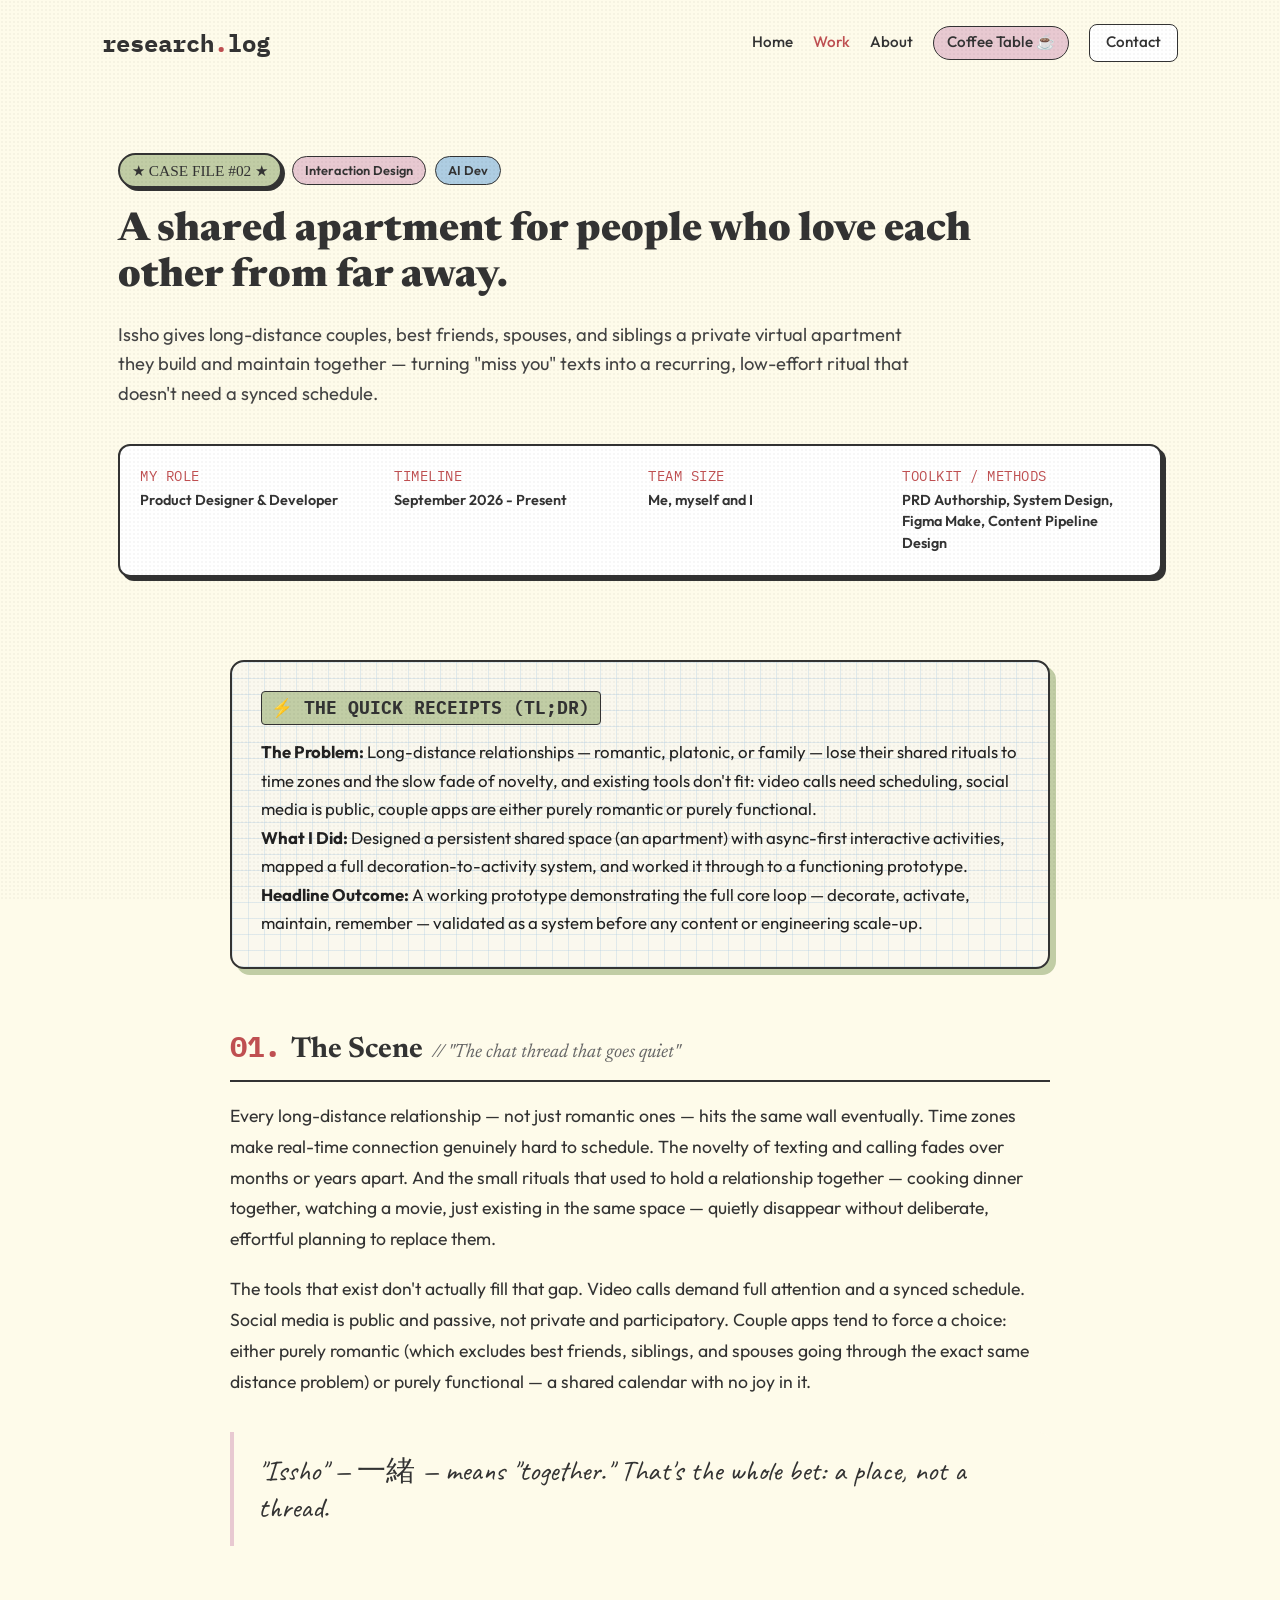
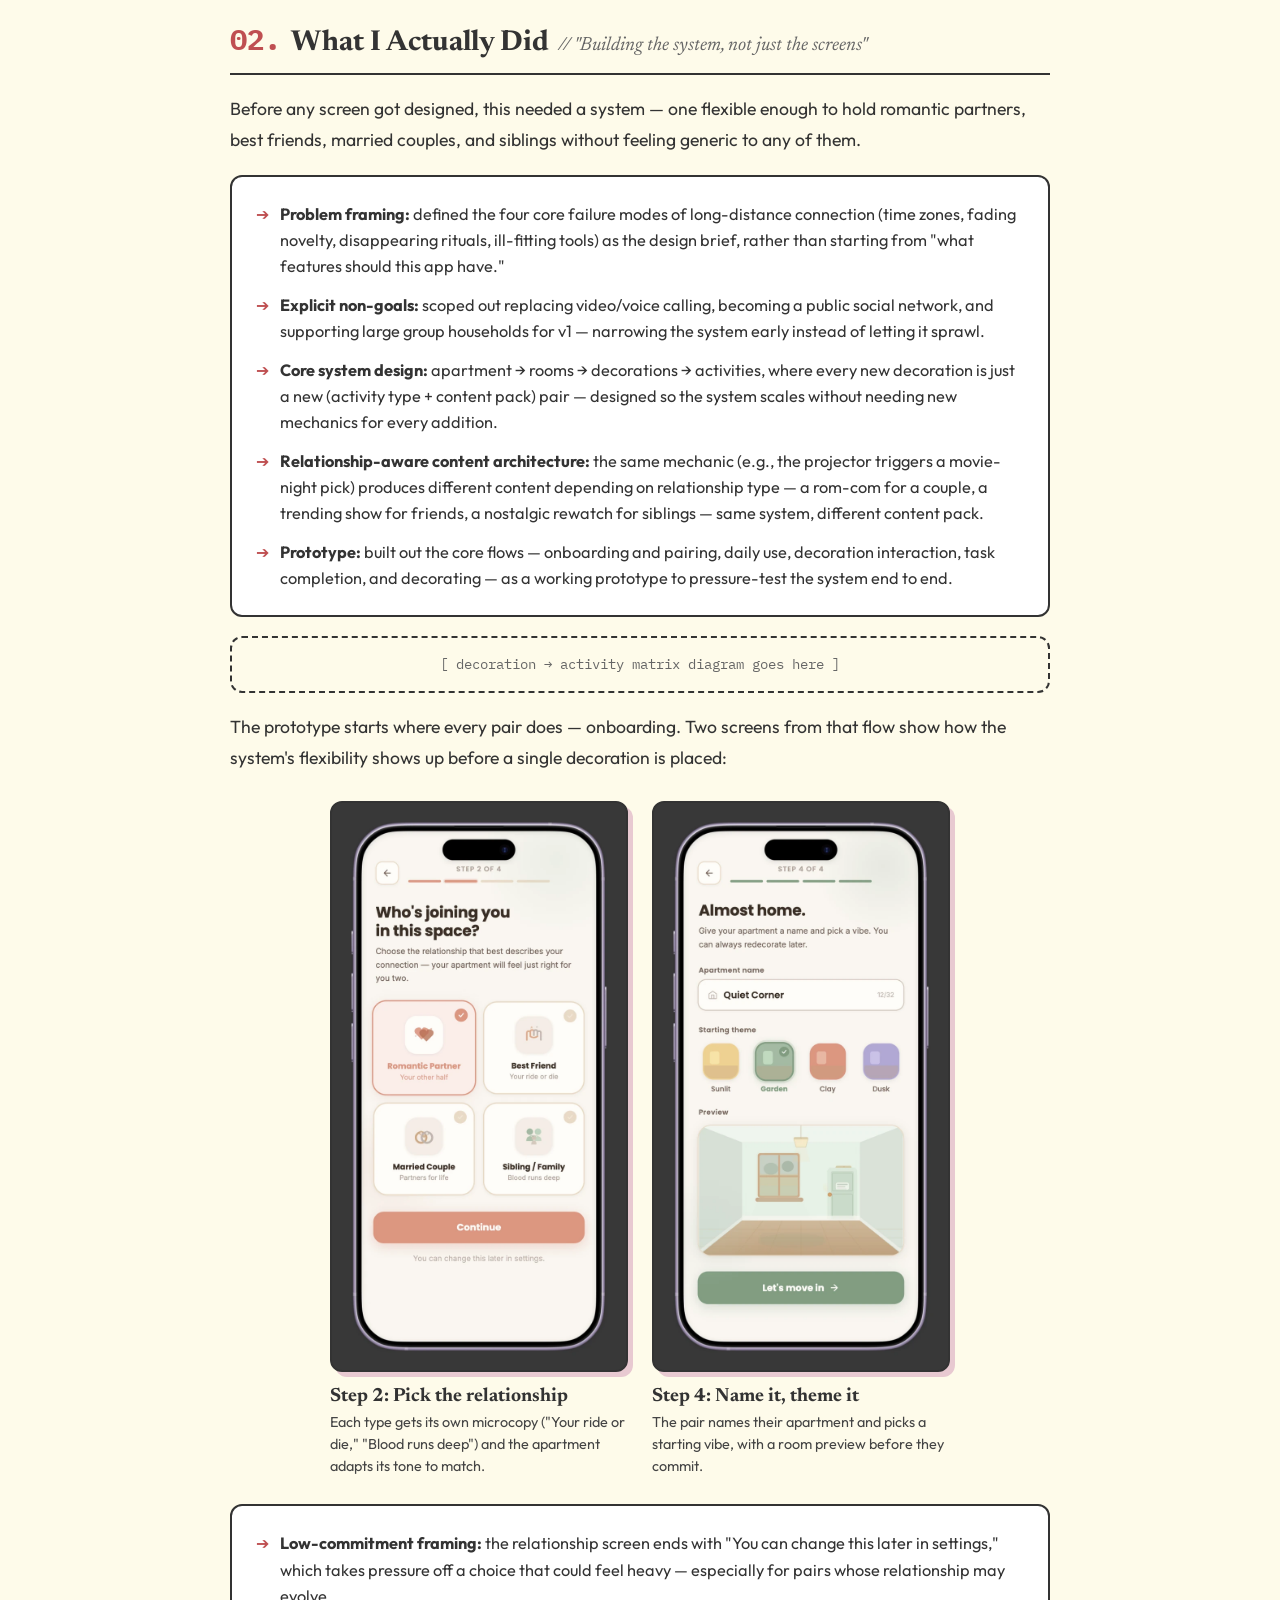
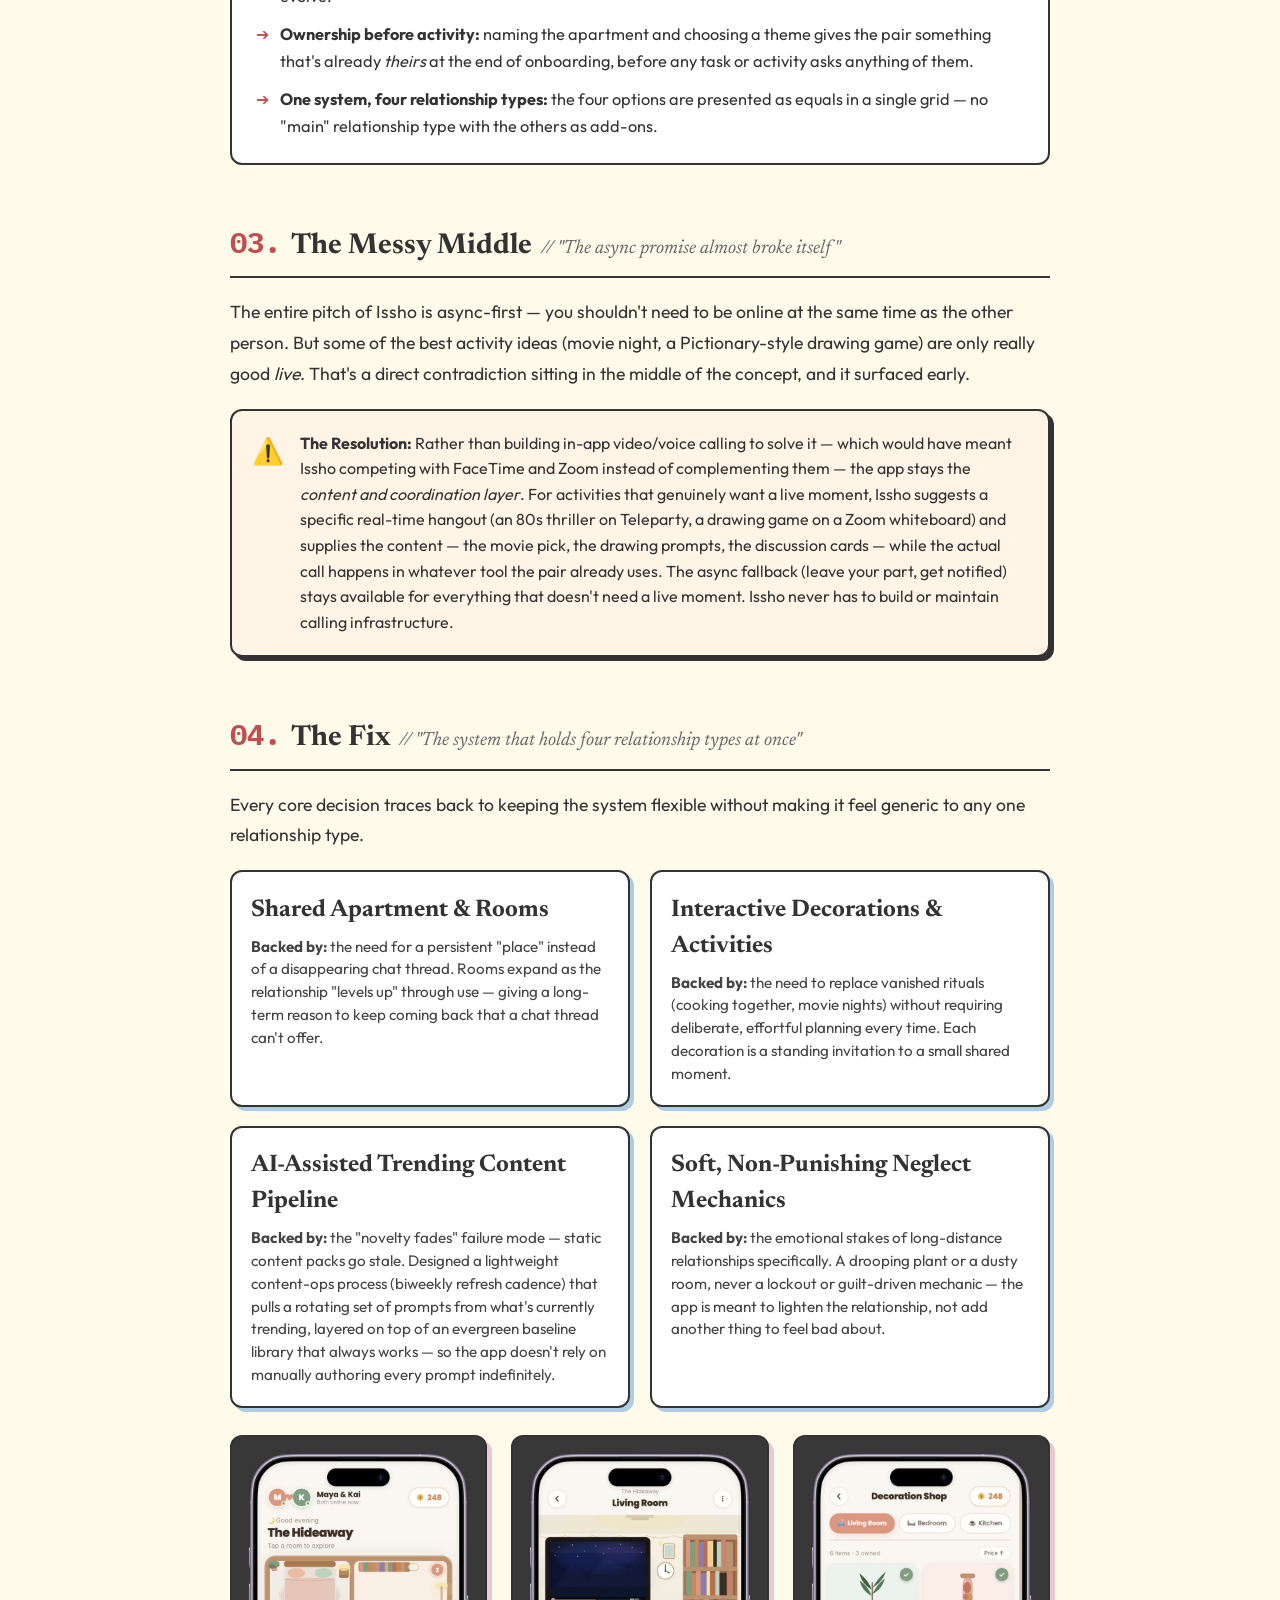
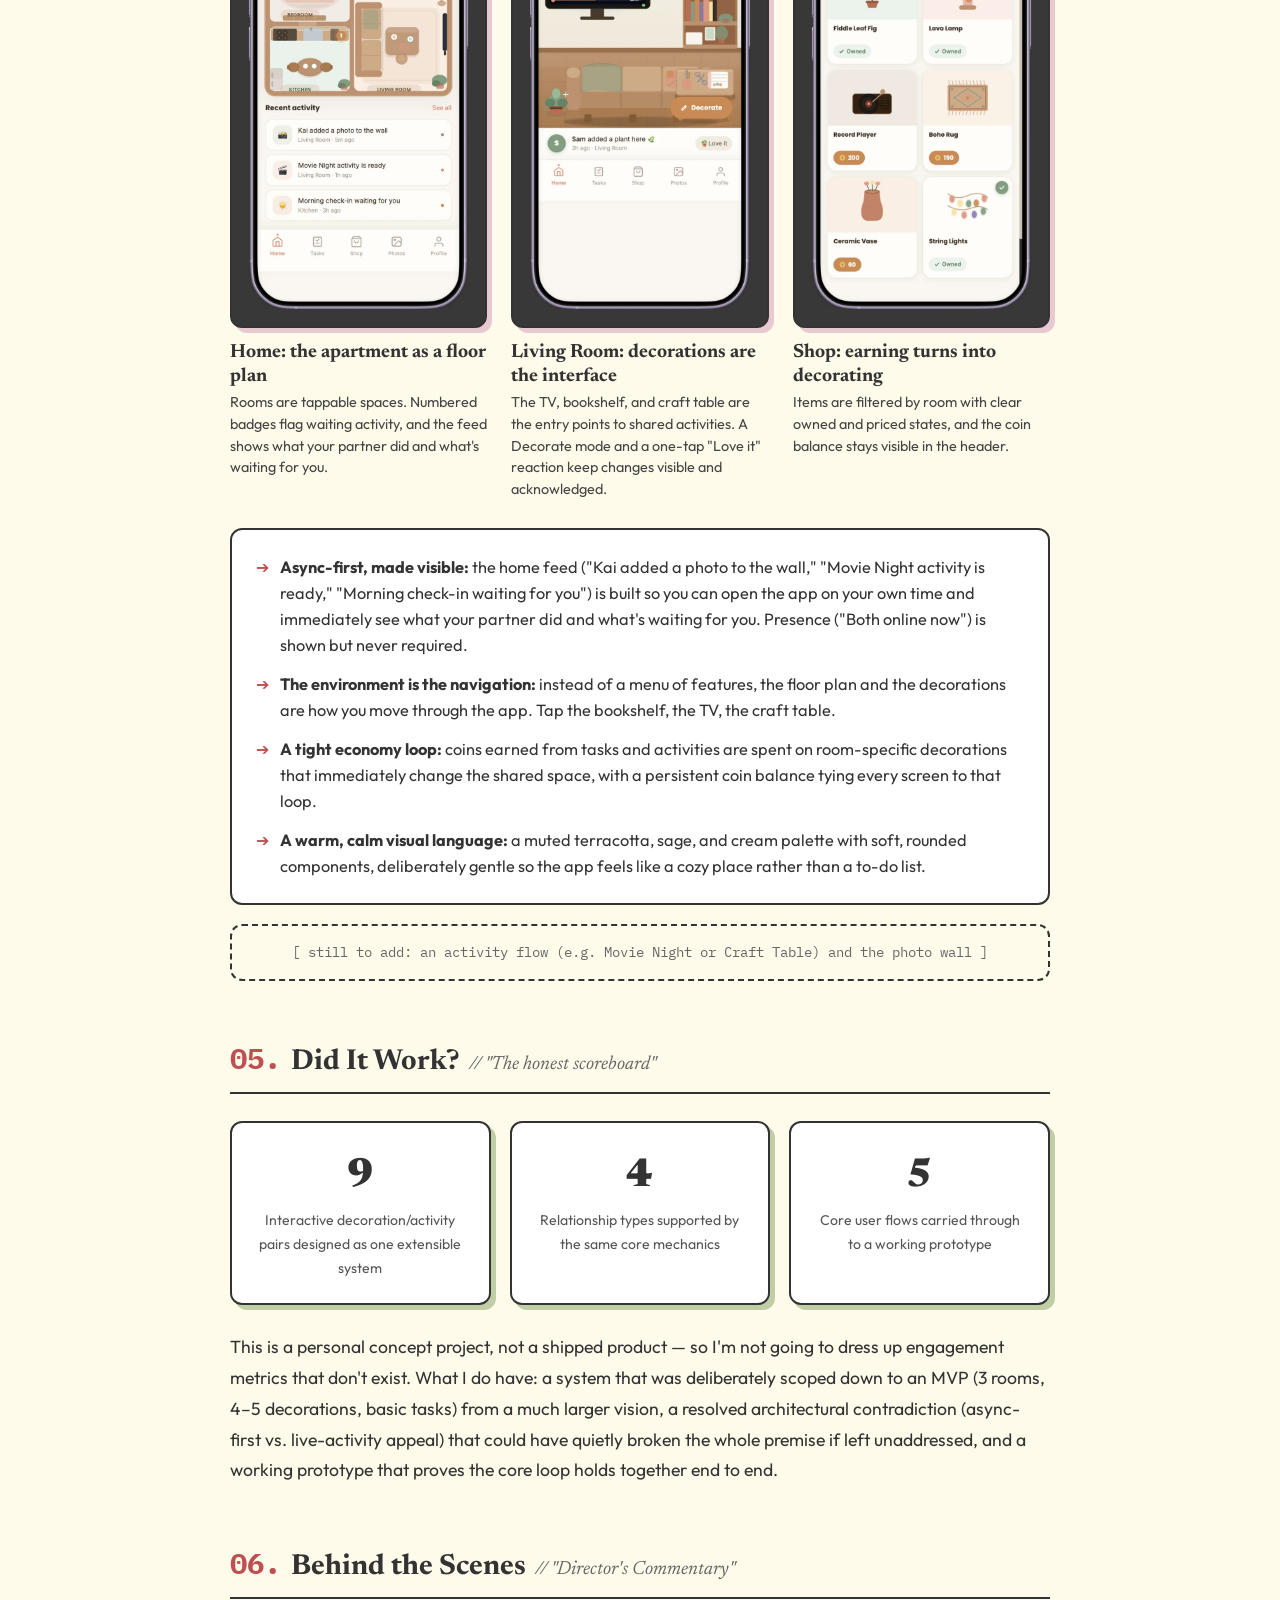
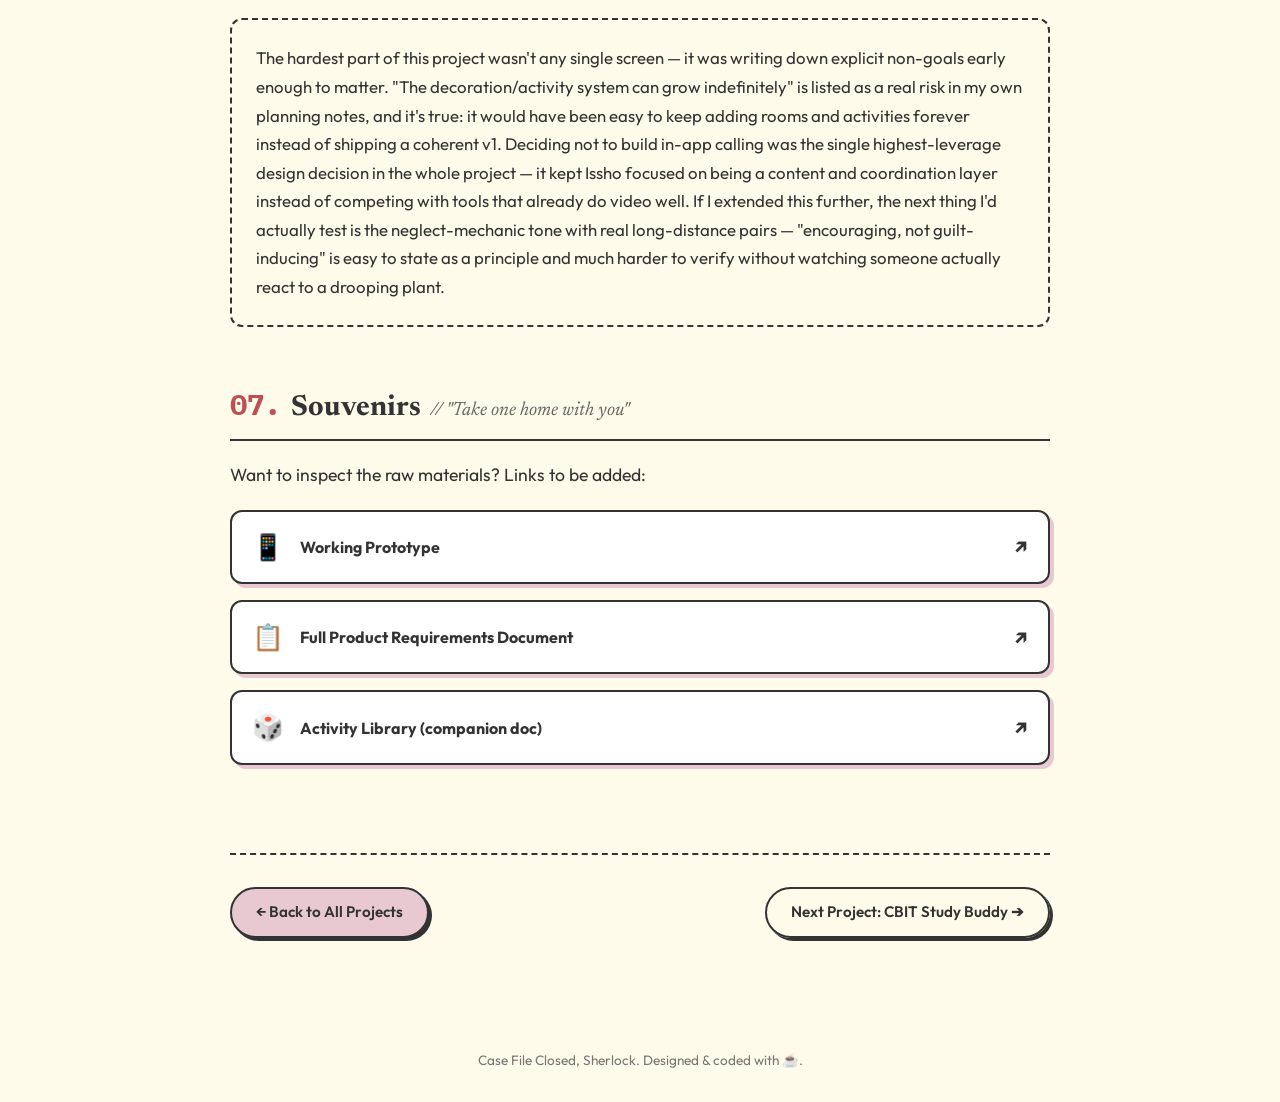
<file: issho.html>
<!DOCTYPE html>
<html lang="en">
<head>
  <meta charset="UTF-8">
  <meta name="viewport" content="width=device-width, initial-scale=1.0">
  <title>Case Study: Issho | shrina.ux</title>

  <link rel="icon" href="/favicon.ico" sizes="any">
  <link rel="icon" type="image/png" sizes="32x32" href="/favicon-32x32.png">
  <link rel="icon" type="image/png" sizes="16x16" href="favicon-16x16.png">
  <link rel="apple-touch-icon" sizes="180x180" href="apple-touch-icon.png">

  <link rel="preconnect" href="https://fonts.googleapis.com">
  <link rel="preconnect" href="https://fonts.gstatic.com" crossorigin>
  <link
    href="https://fonts.googleapis.com/css2?family=Caveat:wght@600&family=Newsreader:ital,opsz,wght@1,6..72,500&family=Outfit:wght@300;400;500;600&family=Syne:wght@700;800&family=VT323&display=swap"
    rel="stylesheet">
  <link
    href="https://fonts.googleapis.com/css2?family=IBM+Plex+Mono:ital,wght@0,100;0,200;0,300;0,400;0,500;0,600;0,700;1,100;1,200;1,300;1,400;1,500;1,600;1,700&display=swap"
    rel="stylesheet">

  <link rel="stylesheet" href="css/style.css" />
</head>
<body>

  <div class="grain-overlay"></div>

  <header class="site-header">
        <a href="index.html" class="logo-link">
            <div class="logo-text">research<span class="dot">.</span>log</div>
        </a>
        <nav class="nav-links">
            <a href="index.html" class="nav-item">Home</a>
            <a href="projects.html" class="nav-item active">Work</a>
            <a href="index.html#about" class="nav-item">About</a>
            <a href="coffee-table.html" class="nav-item badge-nav">Coffee Table ☕</a>
            <a href="contact.html" class="nav-item btn-nav">Contact</a>
        </nav>
    </header>

  <!-- ==========================================================================
       SECTION 1: THE COVER
       ========================================================================== -->
  <section class="case-cover">
    <div class="case-cover-container">

      <div class="category-badges">
        <span class="badge-pixel">★ CASE FILE #02 ★</span>
        <span class="tag-pill tag-interaction">Interaction Design</span>
        <span class="tag-pill tag-ai">AI Dev</span>
      </div>

      <h1 class="case-title">A shared apartment for people who love each other from far away.</h1>
      <p class="case-one-liner">Issho gives long-distance couples, best friends, spouses, and siblings a private virtual apartment they build and maintain together — turning "miss you" texts into a recurring, low-effort ritual that doesn't need a synced schedule.</p>

      <div class="meta-dossier-grid">
        <div class="meta-item">
          <span class="meta-label">MY ROLE</span>
          <span class="meta-value">Product Designer &amp; Developer</span>
        </div>
        <div class="meta-item">
          <span class="meta-label">TIMELINE</span>
          <span class="meta-value">September 2026 - Present</span>
        </div>
        <div class="meta-item">
          <span class="meta-label">TEAM SIZE</span>
          <span class="meta-value">Me, myself and I</span>
        </div>
        <div class="meta-item">
          <span class="meta-label">TOOLKIT / METHODS</span>
          <span class="meta-value">PRD Authorship, System Design, Figma Make, Content Pipeline Design</span>
        </div>
      </div>

    </div>
  </section>

  <!-- Hero media intentionally omitted — to be added later -->

  <main class="case-body">

    <!-- ==========================================================================
         SECTION 2: THE TL;DR
         ========================================================================== -->
    <div class="tldr-box">
      <div class="tldr-header">
        <span class="tldr-badge">⚡ THE QUICK RECEIPTS (TL;DR)</span>
      </div>
      <p class="tldr-text">
        <strong>The Problem:</strong> Long-distance relationships — romantic, platonic, or family — lose their shared rituals to time zones and the slow fade of novelty, and existing tools don't fit: video calls need scheduling, social media is public, couple apps are either purely romantic or purely functional.<br>
        <strong>What I Did:</strong> Designed a persistent shared space (an apartment) with async-first interactive activities, mapped a full decoration-to-activity system, and worked it through to a functioning prototype.<br>
        <strong>Headline Outcome:</strong> A working prototype demonstrating the full core loop — decorate, activate, maintain, remember — validated as a system before any content or engineering scale-up.
      </p>
    </div>

    <!-- ==========================================================================
         SECTION 3: THE SCENE
         ========================================================================== -->
    <section class="case-section">
      <h2 class="section-title"><span class="title-num">01.</span> The Scene <span class="sub-title-playful">// "The chat thread that goes quiet"</span></h2>

      <p class="case-p">
        Every long-distance relationship — not just romantic ones — hits the same wall eventually. Time zones make real-time connection genuinely hard to schedule. The novelty of texting and calling fades over months or years apart. And the small rituals that used to hold a relationship together — cooking dinner together, watching a movie, just existing in the same space — quietly disappear without deliberate, effortful planning to replace them.
      </p>

      <p class="case-p">
        The tools that exist don't actually fill that gap. Video calls demand full attention and a synced schedule. Social media is public and passive, not private and participatory. Couple apps tend to force a choice: either purely romantic (which excludes best friends, siblings, and spouses going through the exact same distance problem) or purely functional — a shared calendar with no joy in it.
      </p>

      <blockquote class="handwritten-quote">
        "Issho" — 一緒 — means "together." That's the whole bet: a place, not a thread.
      </blockquote>
    </section>

    <!-- ==========================================================================
         SECTION 4: WHAT I ACTUALLY DID
         ========================================================================== -->
    <section class="case-section">
      <h2 class="section-title"><span class="title-num">02.</span> What I Actually Did <span class="sub-title-playful">// "Building the system, not just the screens"</span></h2>

      <p class="case-p">
        Before any screen got designed, this needed a system — one flexible enough to hold romantic partners, best friends, married couples, and siblings without feeling generic to any of them.
      </p>

      <ul class="rigor-list">
        <li><strong>Problem framing:</strong> defined the four core failure modes of long-distance connection (time zones, fading novelty, disappearing rituals, ill-fitting tools) as the design brief, rather than starting from "what features should this app have."</li>
        <li><strong>Explicit non-goals:</strong> scoped out replacing video/voice calling, becoming a public social network, and supporting large group households for v1 — narrowing the system early instead of letting it sprawl.</li>
        <li><strong>Core system design:</strong> apartment → rooms → decorations → activities, where every new decoration is just a new (activity type + content pack) pair — designed so the system scales without needing new mechanics for every addition.</li>
        <li><strong>Relationship-aware content architecture:</strong> the same mechanic (e.g., the projector triggers a movie-night pick) produces different content depending on relationship type — a rom-com for a couple, a trending show for friends, a nostalgic rewatch for siblings — same system, different content pack.</li>
        <li><strong>Prototype:</strong> built out the core flows — onboarding and pairing, daily use, decoration interaction, task completion, and decorating — as a working prototype to pressure-test the system end to end.</li>
      </ul>

      <div class="media-note">[ decoration → activity matrix diagram goes here ]</div>
      <p class="case-p">
        The prototype starts where every pair does — onboarding. Two screens from that flow show how the system's flexibility shows up before a single decoration is placed:
      </p>

      <div class="screen-gallery">
        <figure class="screen-card">
          <div class="screen-frame">
            <img src="assets/issho/onboarding-relationship.webp" width="724" height="1396" loading="lazy" decoding="async"
                 alt="Issho onboarding step 2 of 4, titled 'Who's joining you in this space?', with four relationship options: Romantic Partner (selected), Best Friend, Married Couple, and Sibling / Family, plus a Continue button and a note that this can be changed later in settings.">
          </div>
          <figcaption>
            <strong>Step 2: Pick the relationship</strong>
            Each type gets its own microcopy ("Your ride or die," "Blood runs deep") and the apartment adapts its tone to match.
          </figcaption>
        </figure>

        <figure class="screen-card">
          <div class="screen-frame">
            <img src="assets/issho/onboarding-apartment-setup.webp" width="724" height="1396" loading="lazy" decoding="async"
                 alt="Issho onboarding step 4 of 4, titled 'Almost home.', with an apartment name field reading 'Quiet Corner', four starting themes (Sunlit, Garden, Clay, Dusk) with Garden selected, a preview of an empty room, and a 'Let's move in' button.">
          </div>
          <figcaption>
            <strong>Step 4: Name it, theme it</strong>
            The pair names their apartment and picks a starting vibe, with a room preview before they commit.
          </figcaption>
        </figure>
      </div>

      <ul class="rigor-list">
        <li><strong>Low-commitment framing:</strong> the relationship screen ends with "You can change this later in settings," which takes pressure off a choice that could feel heavy — especially for pairs whose relationship may evolve.</li>
        <li><strong>Ownership before activity:</strong> naming the apartment and choosing a theme gives the pair something that's already <em>theirs</em> at the end of onboarding, before any task or activity asks anything of them.</li>
        <li><strong>One system, four relationship types:</strong> the four options are presented as equals in a single grid — no "main" relationship type with the others as add-ons.</li>
      </ul>
    </section>

    <!-- ==========================================================================
         SECTION 5: THE MESSY MIDDLE
         ========================================================================== -->
    <section class="case-section">
      <h2 class="section-title"><span class="title-num">03.</span> The Messy Middle <span class="sub-title-playful">// "The async promise almost broke itself"</span></h2>

      <p class="case-p">
        The entire pitch of Issho is async-first — you shouldn't need to be online at the same time as the other person. But some of the best activity ideas (movie night, a Pictionary-style drawing game) are only really good <em>live</em>. That's a direct contradiction sitting in the middle of the concept, and it surfaced early.
      </p>

      <div class="callout-box warning-box">
        <span class="callout-icon">⚠️</span>
        <div>
          <strong>The Resolution:</strong> Rather than building in-app video/voice calling to solve it — which would have meant Issho competing with FaceTime and Zoom instead of complementing them — the app stays the <em>content and coordination layer</em>. For activities that genuinely want a live moment, Issho suggests a specific real-time hangout (an 80s thriller on Teleparty, a drawing game on a Zoom whiteboard) and supplies the content — the movie pick, the drawing prompts, the discussion cards — while the actual call happens in whatever tool the pair already uses. The async fallback (leave your part, get notified) stays available for everything that doesn't need a live moment. Issho never has to build or maintain calling infrastructure.
        </div>
      </div>
    </section>

    <!-- ==========================================================================
         SECTION 6: THE FIX
         ========================================================================== -->
    <section class="case-section">
      <h2 class="section-title"><span class="title-num">04.</span> The Fix <span class="sub-title-playful">// "The system that holds four relationship types at once"</span></h2>

      <p class="case-p">
        Every core decision traces back to keeping the system flexible without making it feel generic to any one relationship type.
      </p>

      <div class="solution-grid">
        <div class="solution-card">
          <h4>Shared Apartment &amp; Rooms</h4>
          <p><strong>Backed by:</strong> the need for a persistent "place" instead of a disappearing chat thread. Rooms expand as the relationship "levels up" through use — giving a long-term reason to keep coming back that a chat thread can't offer.</p>
        </div>
        <div class="solution-card">
          <h4>Interactive Decorations &amp; Activities</h4>
          <p><strong>Backed by:</strong> the need to replace vanished rituals (cooking together, movie nights) without requiring deliberate, effortful planning every time. Each decoration is a standing invitation to a small shared moment.</p>
        </div>
        <div class="solution-card">
          <h4>AI-Assisted Trending Content Pipeline</h4>
          <p><strong>Backed by:</strong> the "novelty fades" failure mode — static content packs go stale. Designed a lightweight content-ops process (biweekly refresh cadence) that pulls a rotating set of prompts from what's currently trending, layered on top of an evergreen baseline library that always works — so the app doesn't rely on manually authoring every prompt indefinitely.</p>
        </div>
        <div class="solution-card">
          <h4>Soft, Non-Punishing Neglect Mechanics</h4>
          <p><strong>Backed by:</strong> the emotional stakes of long-distance relationships specifically. A drooping plant or a dusty room, never a lockout or guilt-driven mechanic — the app is meant to lighten the relationship, not add another thing to feel bad about.</p>
        </div>
      </div>

      <div class="screen-gallery three-up">
        <figure class="screen-card">
          <div class="screen-frame">
            <img src="assets/issho/home-floor-plan.webp" width="724" height="1396" loading="lazy" decoding="async"
                 alt="Issho home screen for an apartment called 'The Hideaway', showing both partners online, a coin balance of 248, a top-down floor plan of the bedroom, kitchen and living room with numbered notification badges, and a recent activity feed.">
          </div>
          <figcaption>
            <strong>Home: the apartment as a floor plan</strong>
            Rooms are tappable spaces. Numbered badges flag waiting activity, and the feed shows what your partner did and what's waiting for you.
          </figcaption>
        </figure>

        <figure class="screen-card">
          <div class="screen-frame">
            <img src="assets/issho/living-room.webp" width="724" height="1396" loading="lazy" decoding="async"
                 alt="Issho living room view with a TV, a full bookshelf, a craft table with scissors and supplies, a sofa and a plant, a Decorate button, and an activity entry reading 'Sam added a plant here' with a 'Love it' reaction button.">
          </div>
          <figcaption>
            <strong>Living Room: decorations are the interface</strong>
            The TV, bookshelf, and craft table are the entry points to shared activities. A Decorate mode and a one-tap "Love it" reaction keep changes visible and acknowledged.
          </figcaption>
        </figure>

        <figure class="screen-card">
          <div class="screen-frame">
            <img src="assets/issho/decoration-shop.webp" width="724" height="1396" loading="lazy" decoding="async"
                 alt="Issho decoration shop filtered to Living Room, listing six items: Fiddle Leaf Fig, Lava Lamp and String Lights marked as owned, and Record Player (200 coins), Boho Rug (150 coins) and Ceramic Vase (60 coins) available to buy.">
          </div>
          <figcaption>
            <strong>Shop: earning turns into decorating</strong>
            Items are filtered by room with clear owned and priced states, and the coin balance stays visible in the header.
          </figcaption>
        </figure>
      </div>

      <ul class="rigor-list">
        <li><strong>Async-first, made visible:</strong> the home feed ("Kai added a photo to the wall," "Movie Night activity is ready," "Morning check-in waiting for you") is built so you can open the app on your own time and immediately see what your partner did and what's waiting for you. Presence ("Both online now") is shown but never required.</li>
        <li><strong>The environment is the navigation:</strong> instead of a menu of features, the floor plan and the decorations are how you move through the app. Tap the bookshelf, the TV, the craft table.</li>
        <li><strong>A tight economy loop:</strong> coins earned from tasks and activities are spent on room-specific decorations that immediately change the shared space, with a persistent coin balance tying every screen to that loop.</li>
        <li><strong>A warm, calm visual language:</strong> a muted terracotta, sage, and cream palette with soft, rounded components, deliberately gentle so the app feels like a cozy place rather than a to-do list.</li>
      </ul>

      <div class="media-note">[ still to add: an activity flow (e.g. Movie Night or Craft Table) and the photo wall ]</div>
    </section>

    <!-- ==========================================================================
         SECTION 7: DID IT WORK?
         ========================================================================== -->
    <section class="case-section">
      <h2 class="section-title"><span class="title-num">05.</span> Did It Work? <span class="sub-title-playful">// "The honest scoreboard"</span></h2>

      <div class="impact-metrics-bar">
        <div class="metric-card">
          <span class="metric-number">9</span>
          <span class="metric-label">Interactive decoration/activity pairs designed as one extensible system</span>
        </div>
        <div class="metric-card">
          <span class="metric-number">4</span>
          <span class="metric-label">Relationship types supported by the same core mechanics</span>
        </div>
        <div class="metric-card">
          <span class="metric-number">5</span>
          <span class="metric-label">Core user flows carried through to a working prototype</span>
        </div>
      </div>

      <p class="case-p">
        This is a personal concept project, not a shipped product — so I'm not going to dress up engagement metrics that don't exist. What I do have: a system that was deliberately scoped down to an MVP (3 rooms, 4–5 decorations, basic tasks) from a much larger vision, a resolved architectural contradiction (async-first vs. live-activity appeal) that could have quietly broken the whole premise if left unaddressed, and a working prototype that proves the core loop holds together end to end.
      </p>
    </section>

    <!-- ==========================================================================
         SECTION 8: BEHIND THE SCENES
         ========================================================================== -->
    <section class="case-section">
      <h2 class="section-title"><span class="title-num">06.</span> Behind the Scenes <span class="sub-title-playful">// "Director's Commentary"</span></h2>

      <div class="commentary-box">
        <p>
          The hardest part of this project wasn't any single screen — it was writing down explicit non-goals early enough to matter. "The decoration/activity system can grow indefinitely" is listed as a real risk in my own planning notes, and it's true: it would have been easy to keep adding rooms and activities forever instead of shipping a coherent v1. Deciding not to build in-app calling was the single highest-leverage design decision in the whole project — it kept Issho focused on being a content and coordination layer instead of competing with tools that already do video well. If I extended this further, the next thing I'd actually test is the neglect-mechanic tone with real long-distance pairs — "encouraging, not guilt-inducing" is easy to state as a principle and much harder to verify without watching someone actually react to a drooping plant.
        </p>
      </div>
    </section>

    <!-- ==========================================================================
         SECTION 9: SOUVENIRS
         ========================================================================== -->
    <section class="case-section">
      <h2 class="section-title"><span class="title-num">07.</span> Souvenirs <span class="sub-title-playful">// "Take one home with you"</span></h2>

      <p class="case-p">Want to inspect the raw materials? Links to be added:</p>

      <div class="souvenirs-grid">
        <a href="https://www.figma.com/make/JidOMrf1By9WwA1cxf7QhM/Issho?fullscreen=1&t=Joj1C2VDLxIQ2AIr-1&code-node-id=0-6" class="souvenir-card pending">
          <span class="souvenir-icon">📱</span>
          <div>
            <strong>Working Prototype</strong>
          </div>
          <span class="arrow">↗</span>
        </a>

        <a href="assets/Issho_PRD.md" class="souvenir-card pending">
          <span class="souvenir-icon">📋</span>
          <div>
            <strong>Full Product Requirements Document</strong>
          </div>
          <span class="arrow">↗</span>
        </a>

        <a href="assets/Issho_Activity_Library.md" class="souvenir-card pending">
          <span class="souvenir-icon">🎲</span>
          <div>
            <strong>Activity Library (companion doc)</strong>
          </div>
          <span class="arrow">↗</span>
        </a>
      </div>
    </section>

    <div class="case-bottom-nav">
      <a href="projects.html" class="btn-primary">← Back to All Projects</a>
      <a href="peer-study-app.html" class="btn-primary" style="background-color: var(--color-blue); color: var(--color-ink);">Next Project: CBIT Study Buddy ➔</a>
    </div>

  </main>

  <footer class="site-footer">
    <p>Case File Closed, Sherlock. Designed &amp; coded with ☕.</p>
  </footer>

</body>
</html>
</file>
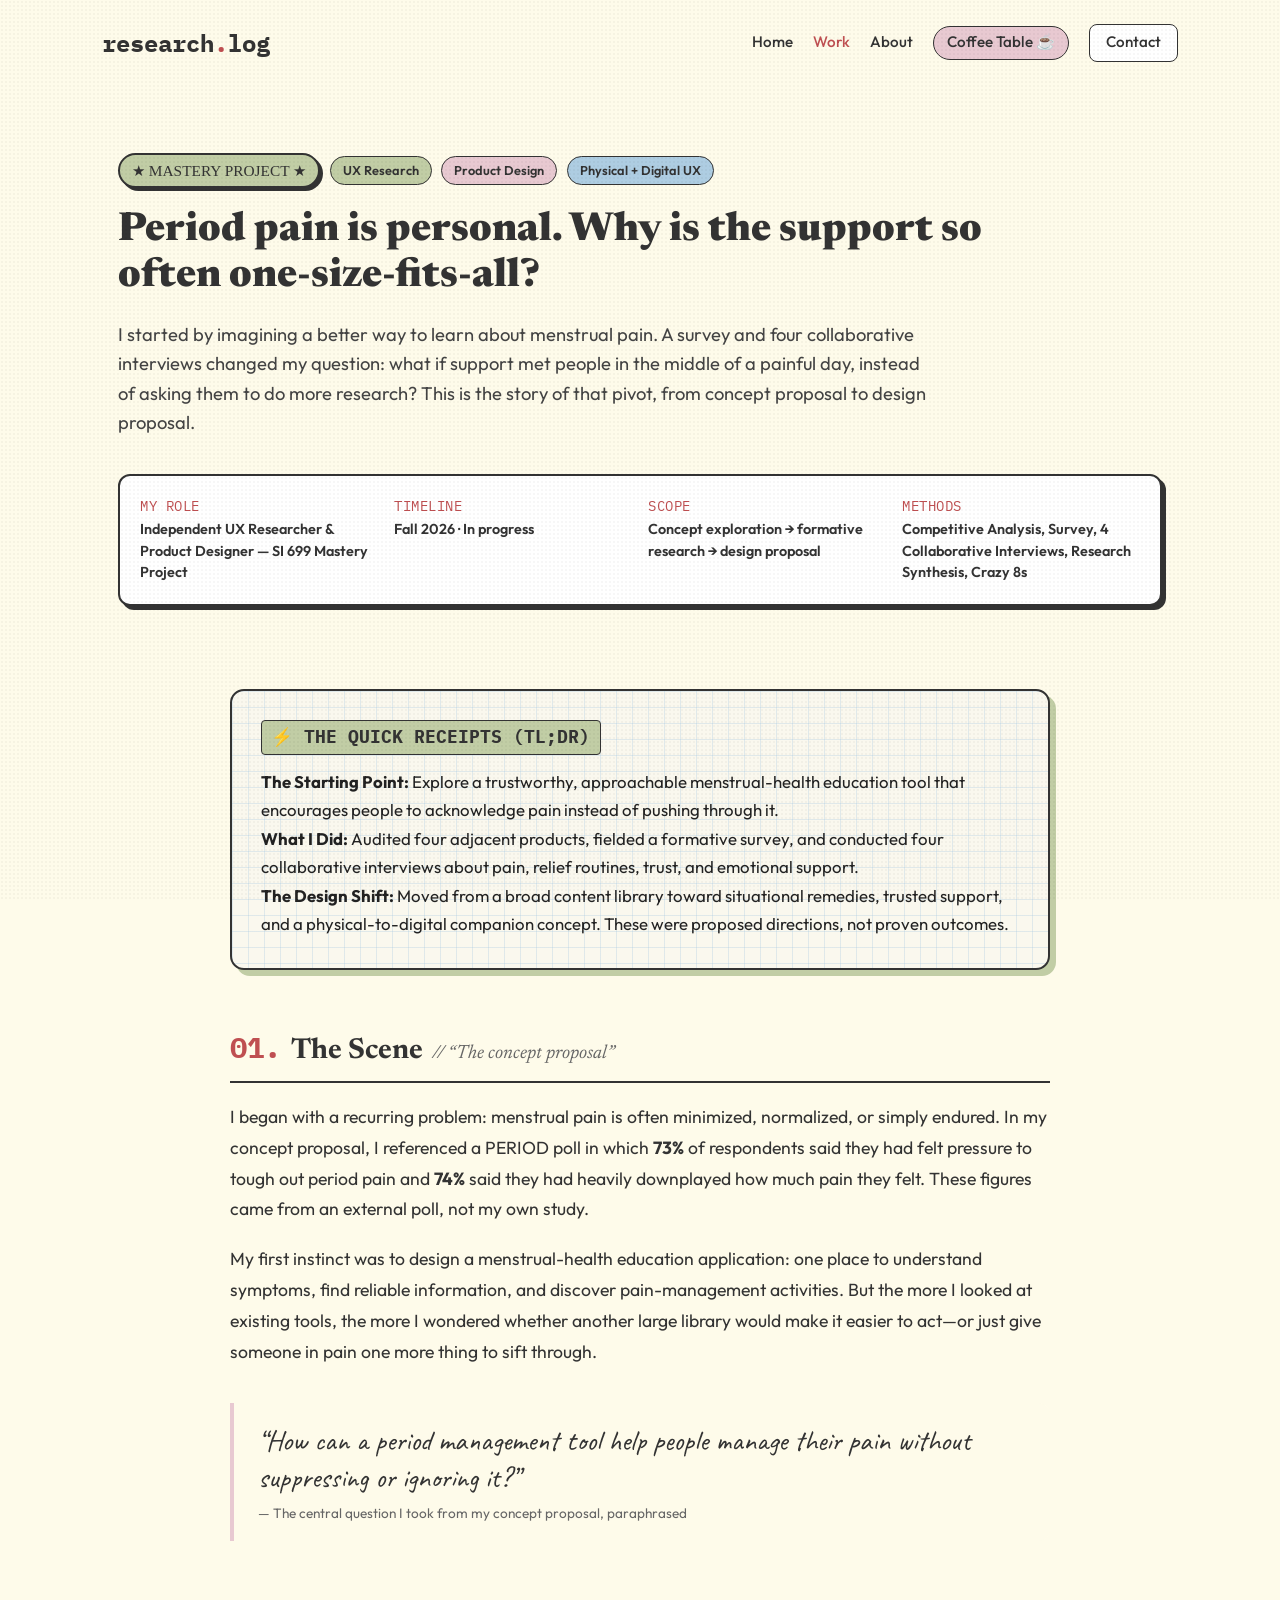
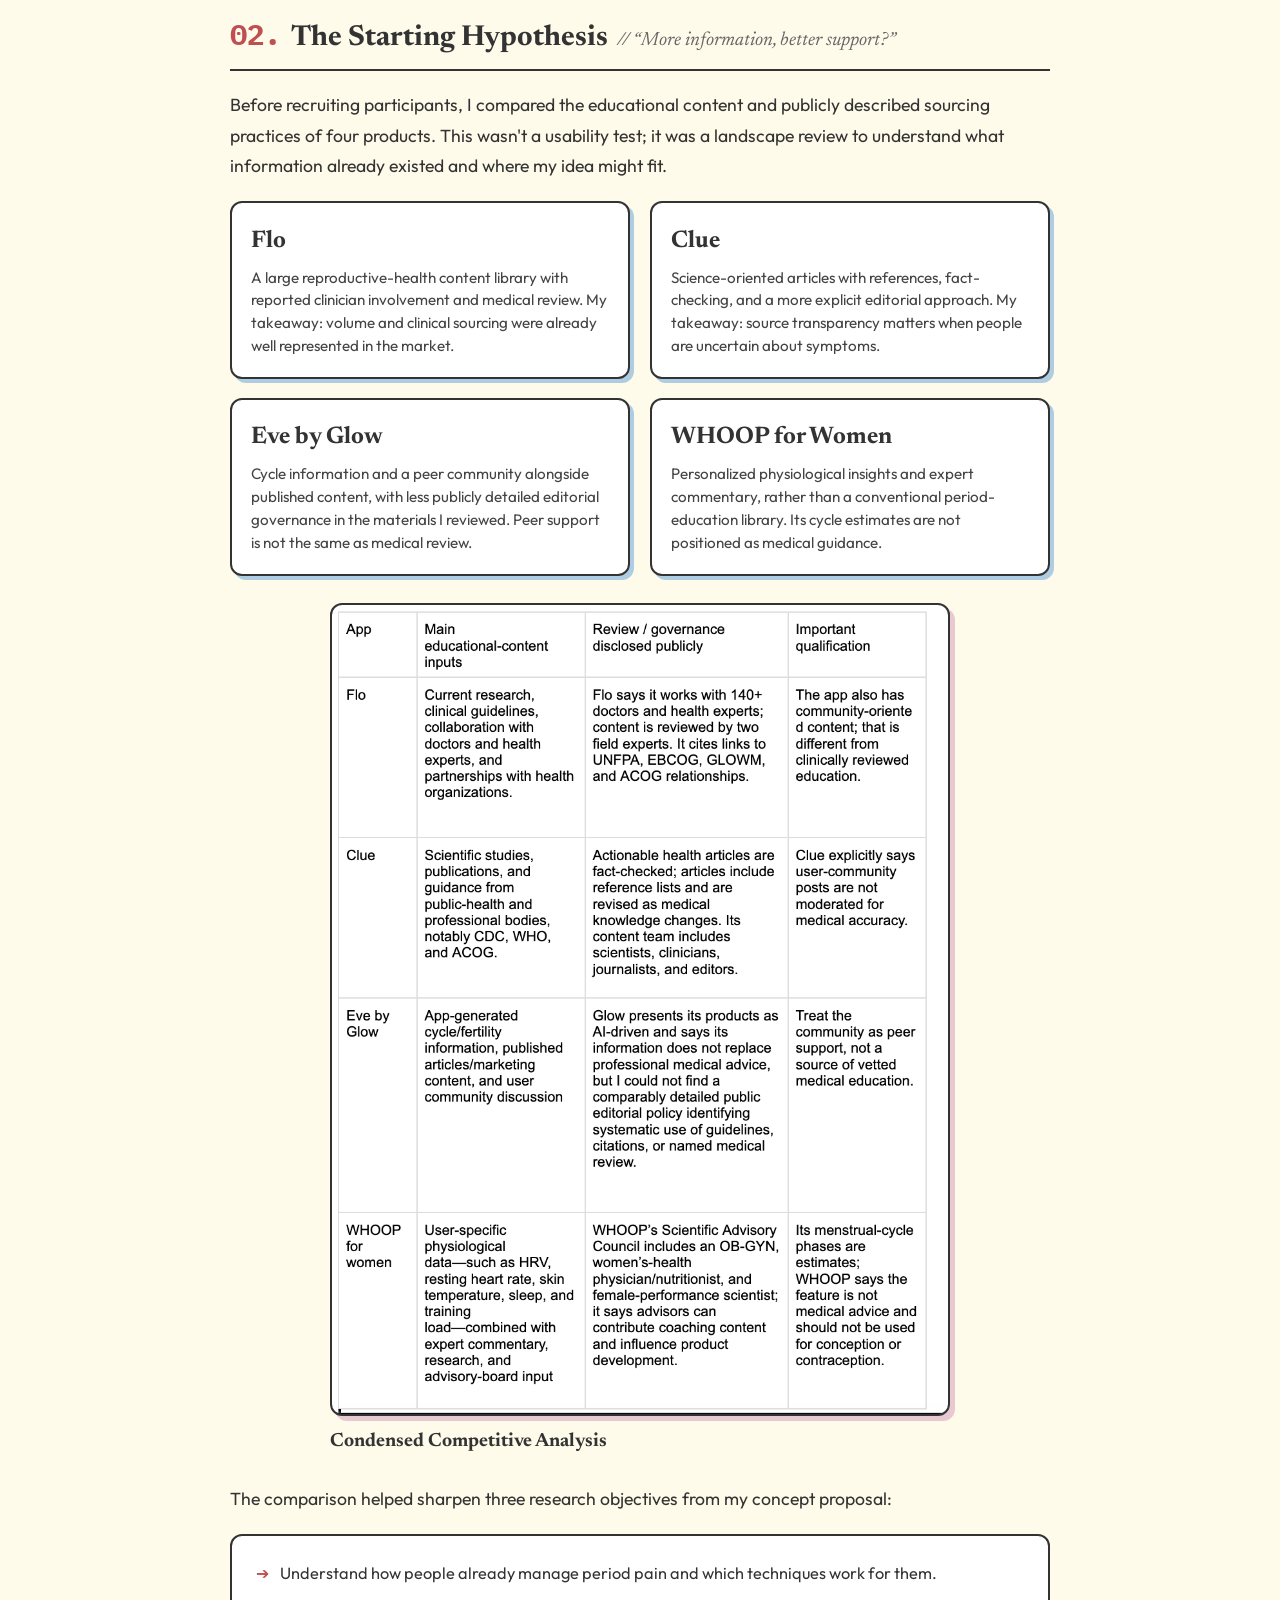
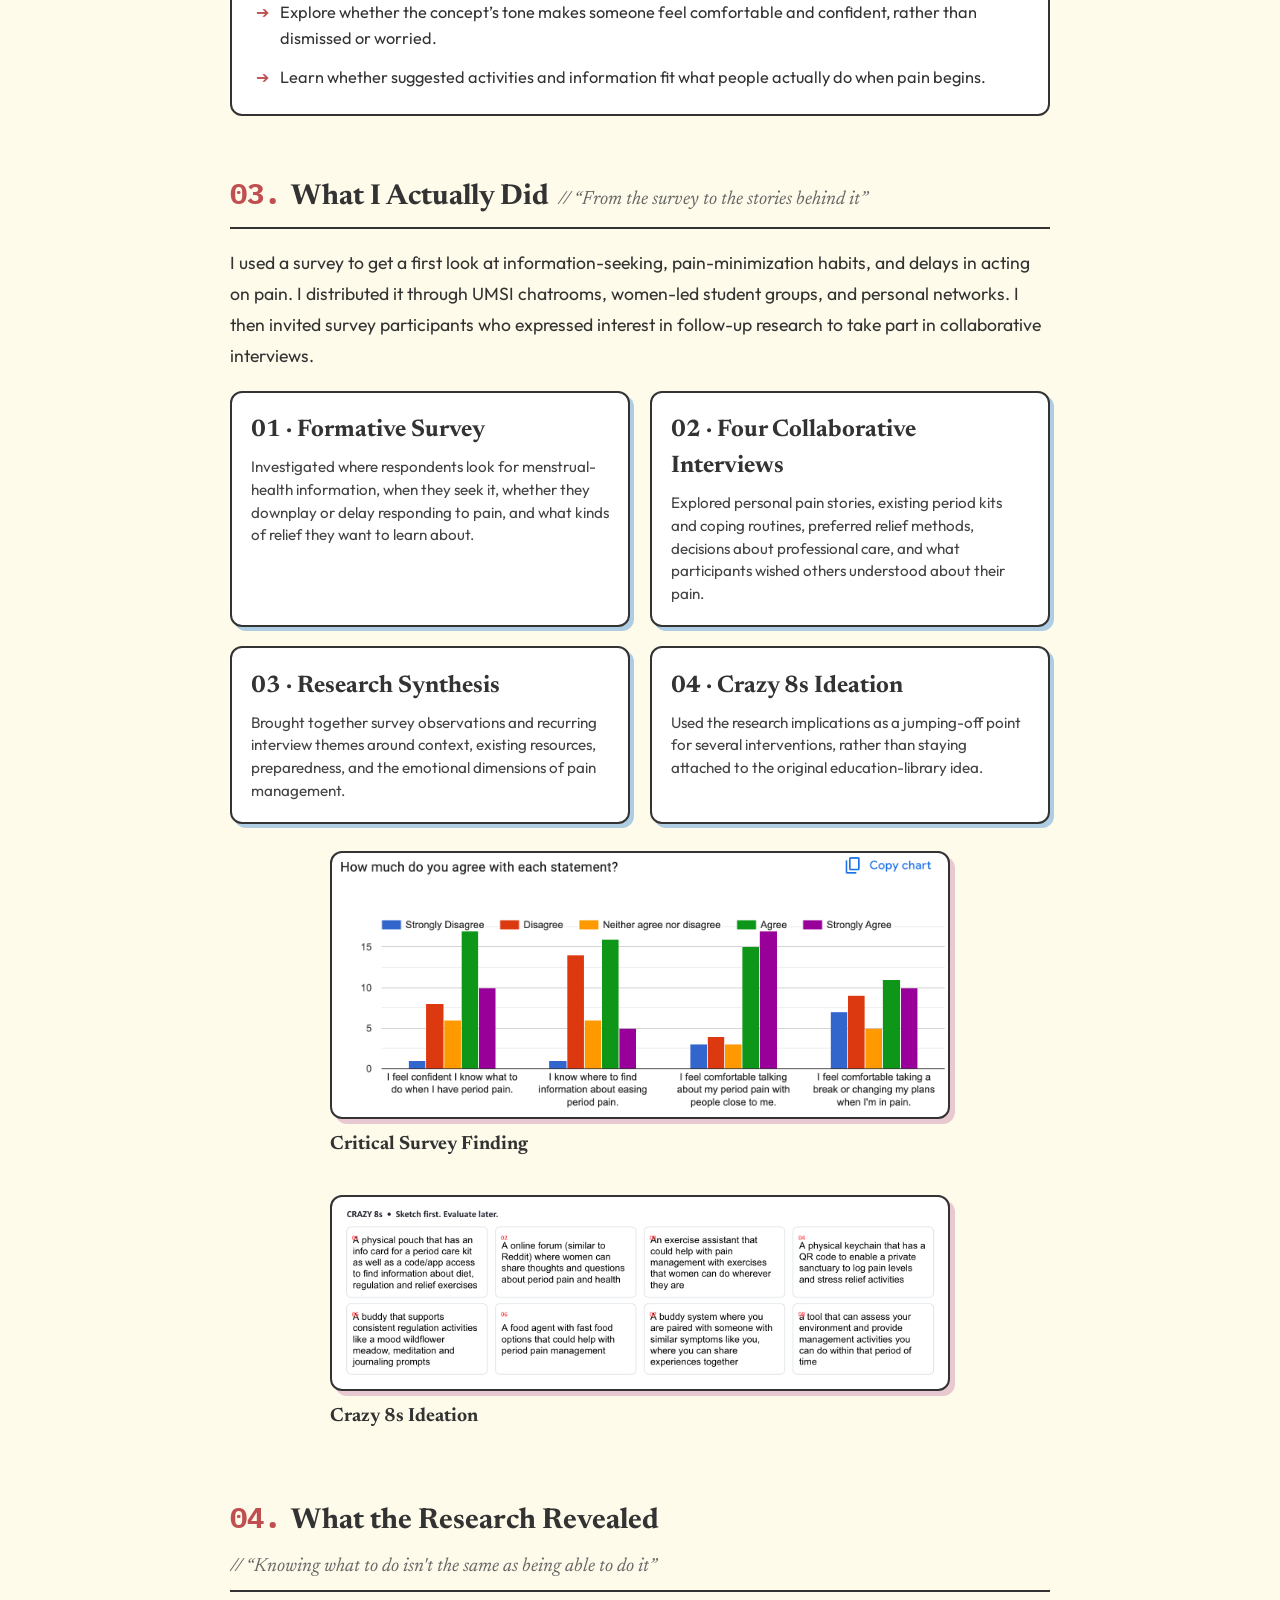
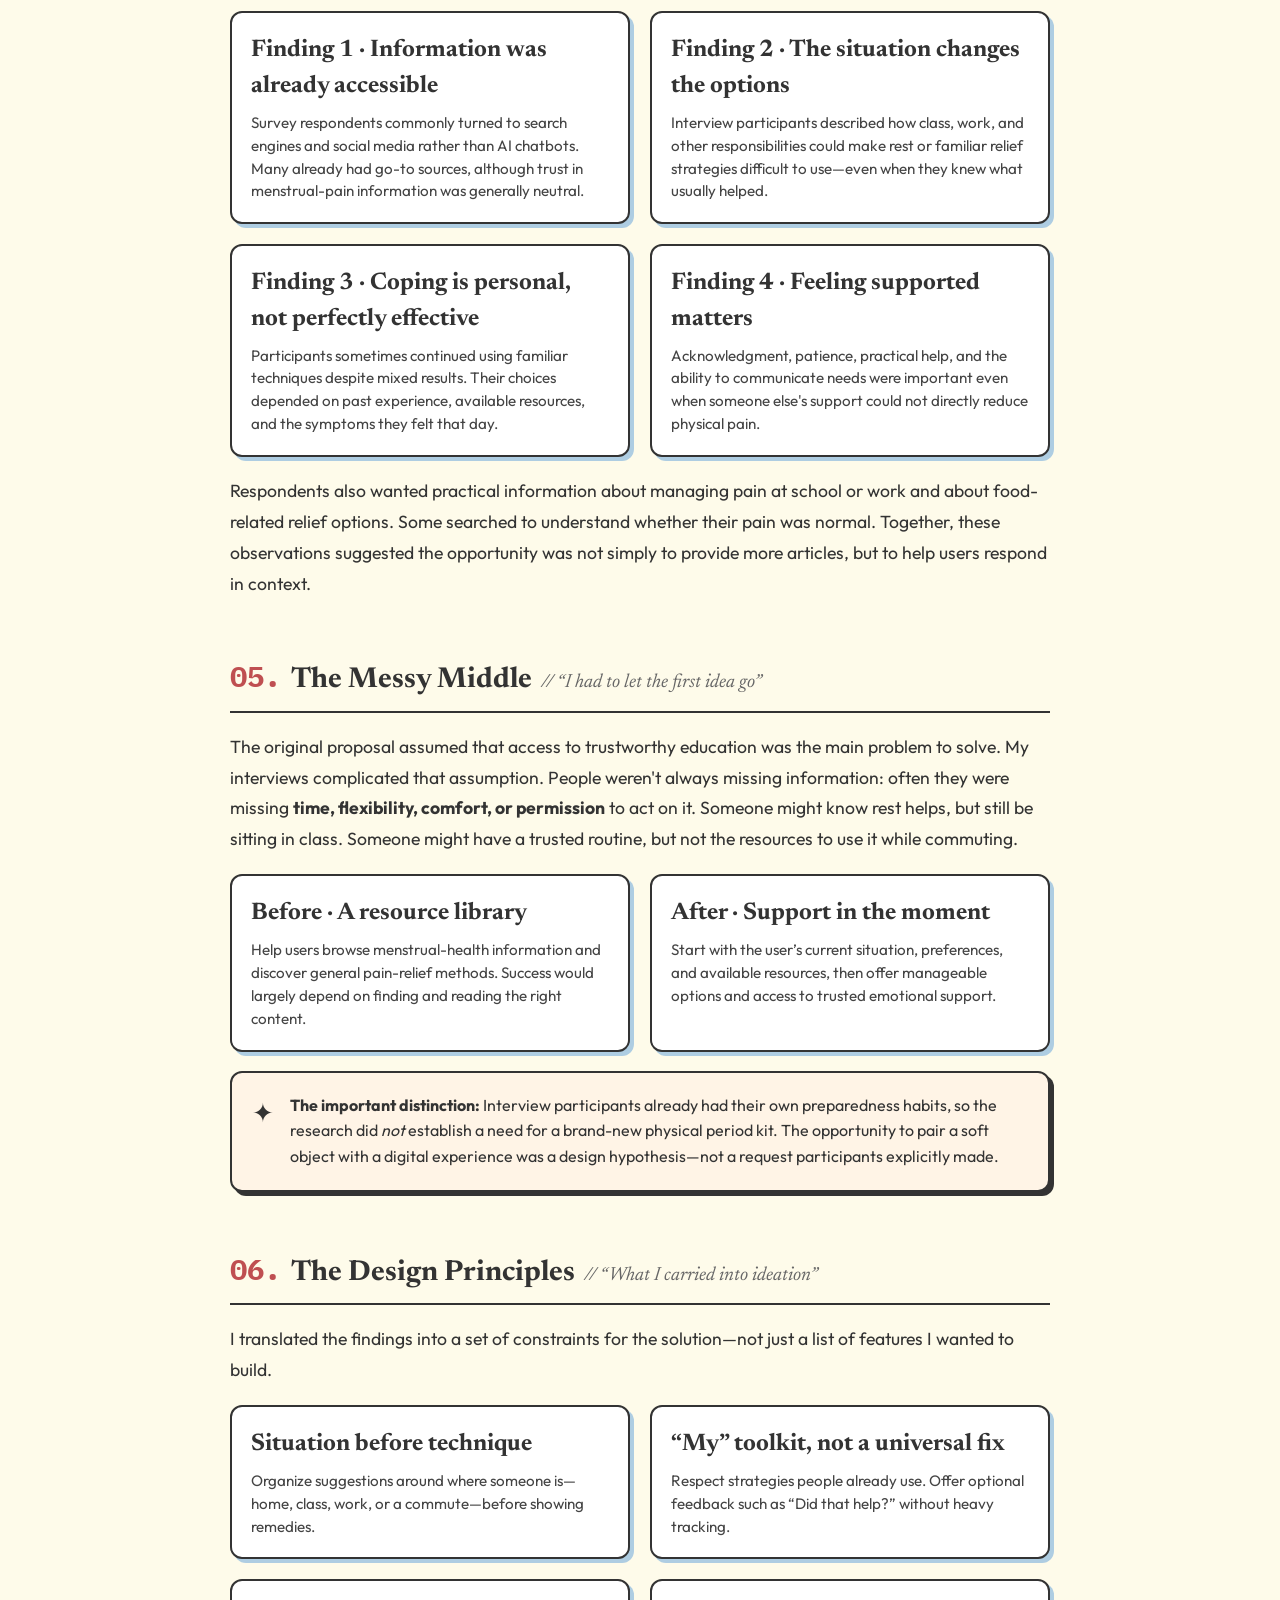
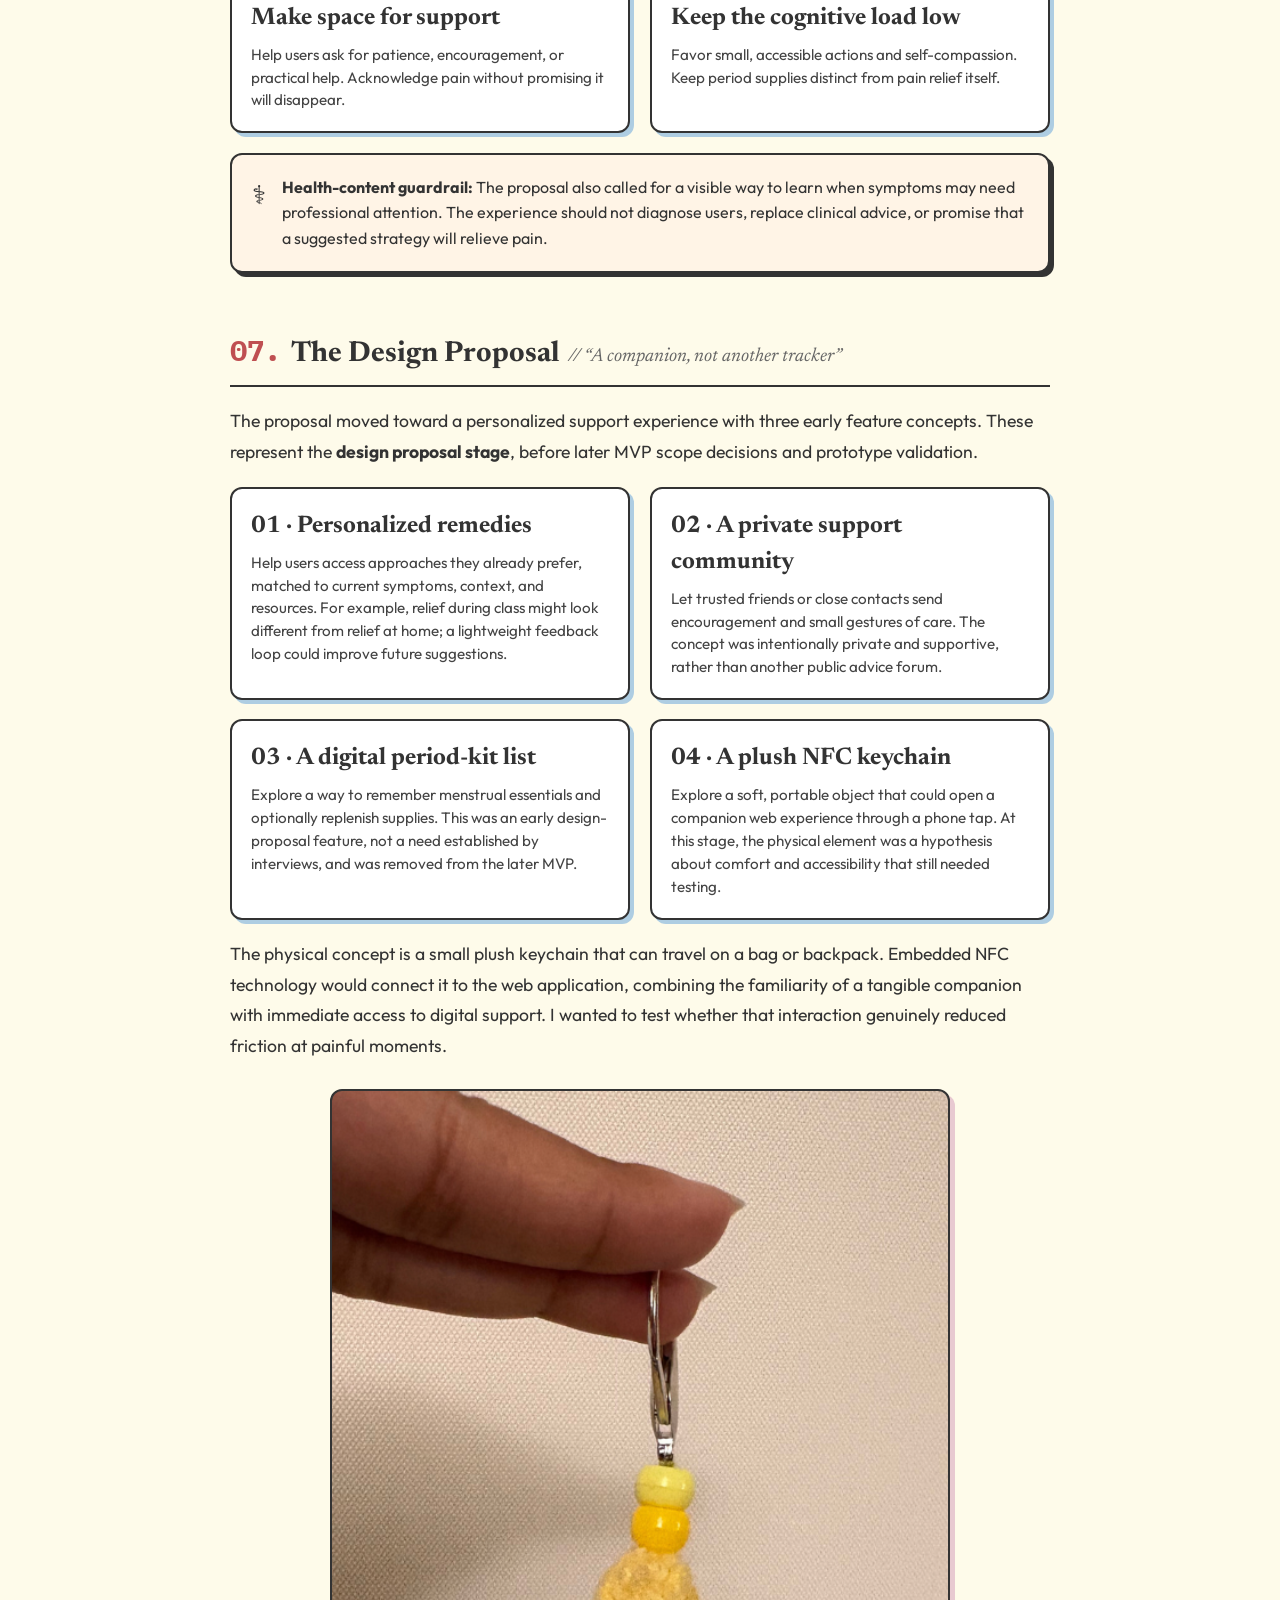
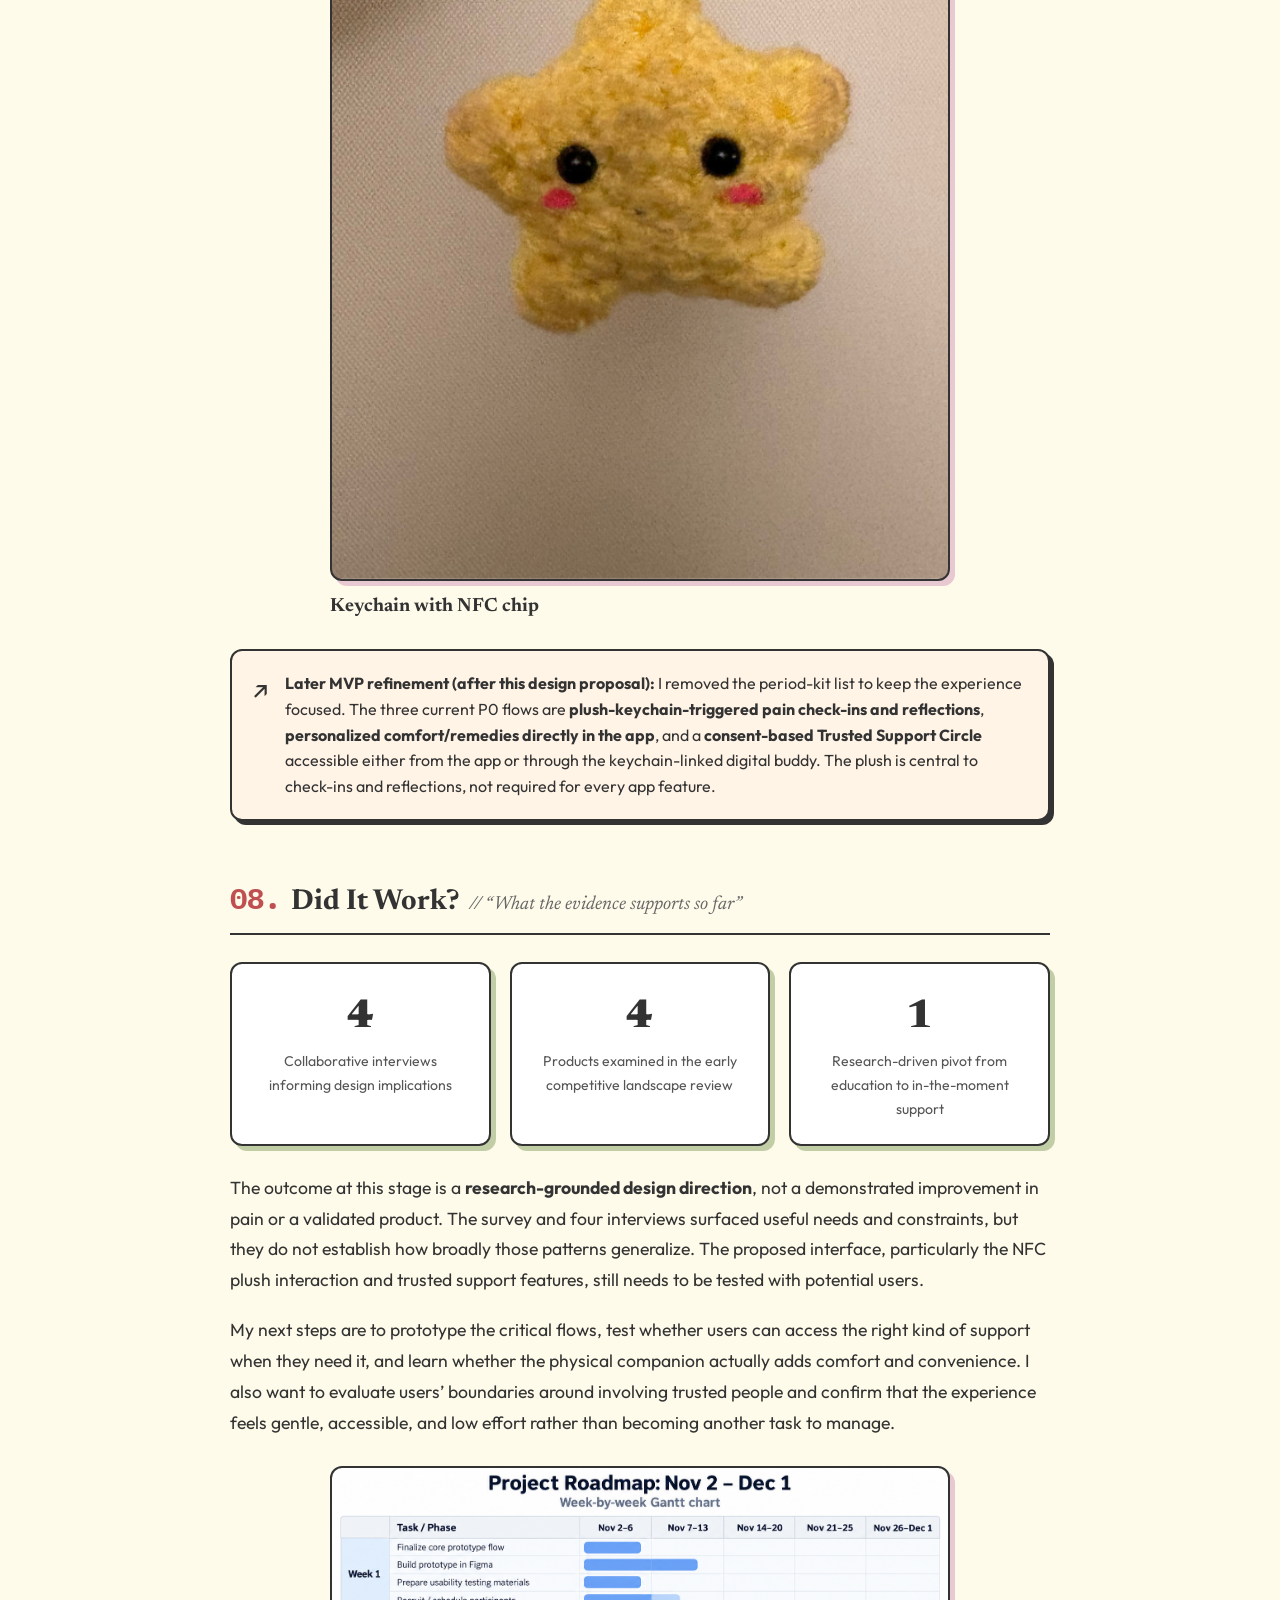
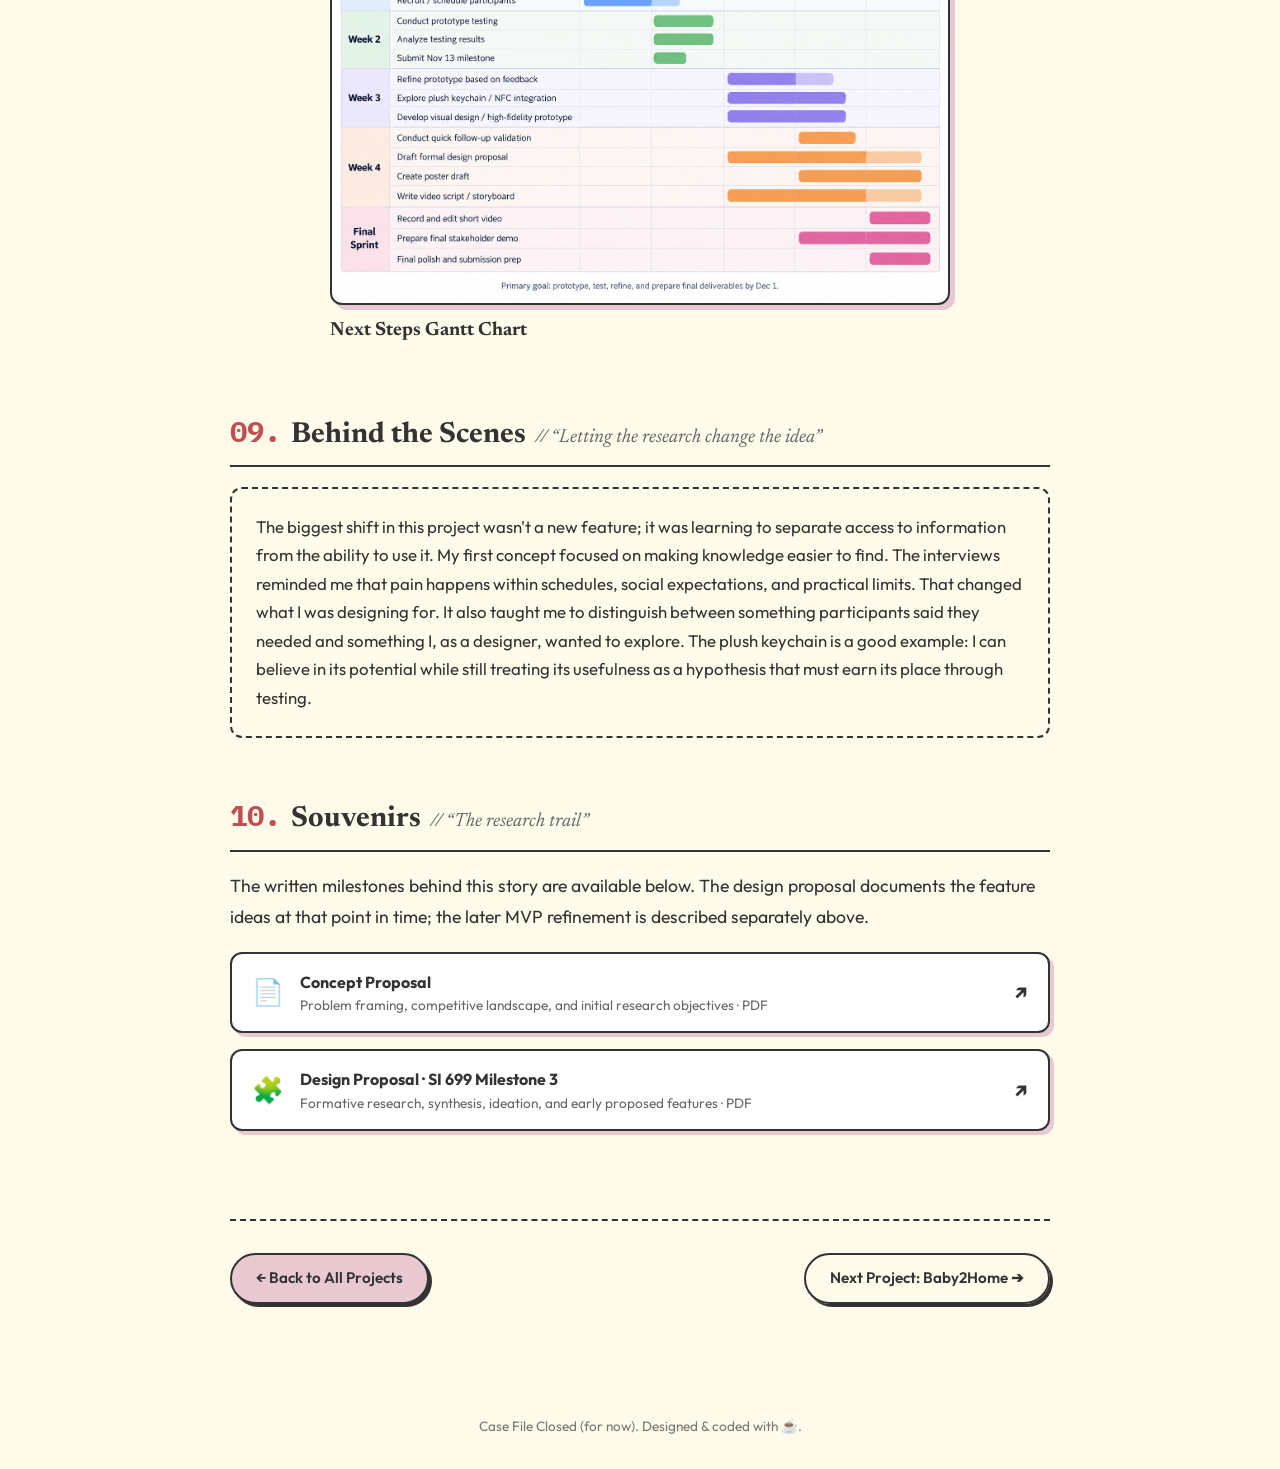
<file: mastery-project.html>
<!DOCTYPE html>
<html lang="en">

<head>
  <meta charset="UTF-8">
  <meta name="viewport" content="width=device-width, initial-scale=1.0">
  <meta name="description"
    content="A UX research and product design case study exploring how menstrual pain support evolved from an education library to a personalized digital and physical companion.">
  <title>Case Study: Menstrual Pain Support | research.log</title>

  <link rel="icon" href="/favicon.ico" sizes="any">
  <link rel="icon" type="image/png" sizes="32x32" href="/favicon-32x32.png">
  <link rel="icon" type="image/png" sizes="16x16" href="favicon-16x16.png">
  <link rel="apple-touch-icon" sizes="180x180" href="apple-touch-icon.png">

  <link rel="preconnect" href="https://fonts.googleapis.com">
  <link rel="preconnect" href="https://fonts.gstatic.com" crossorigin>
  <link
    href="https://fonts.googleapis.com/css2?family=Caveat:wght@600&family=Newsreader:ital,opsz,wght@1,6..72,500&family=Outfit:wght@300;400;500;600&family=Syne:wght@700;800&family=VT323&display=swap"
    rel="stylesheet">
  <link
    href="https://fonts.googleapis.com/css2?family=IBM+Plex+Mono:ital,wght@0,100;0,200;0,300;0,400;0,500;0,600;0,700;1,100;1,200;1,300;1,400;1,500;1,600;1,700&display=swap"
    rel="stylesheet">

  <link rel="stylesheet" href="css/style.css" />
</head>

<body>
  <div class="grain-overlay" aria-hidden="true"></div>

  <header class="site-header">
    <a href="index.html" class="logo-link" aria-label="research.log home">
      <div class="logo-text">research<span class="dot">.</span>log</div>
    </a>
    <nav class="nav-links" aria-label="Main navigation">
      <a href="index.html" class="nav-item">Home</a>
      <a href="projects.html" class="nav-item active" aria-current="page">Work</a>
      <a href="index.html#about" class="nav-item">About</a>
      <a href="coffee-table.html" class="nav-item badge-nav">Coffee Table ☕</a>
      <a href="contact.html" class="nav-item btn-nav">Contact</a>
    </nav>
  </header>

  <!-- =====================================================================
       SECTION 1: THE COVER — adapted from dearborn-project.html
       ===================================================================== -->
  <section class="case-cover">
    <div class="case-cover-container">
      <div class="category-badges">
        <span class="badge-pixel">★ MASTERY PROJECT ★</span>
        <span class="tag-pill tag-research">UX Research</span>
        <span class="tag-pill tag-interaction">Product Design</span>
        <span class="tag-pill tag-ai">Physical + Digital UX</span>
      </div>

      <h1 class="case-title">Period pain is personal. Why is the support so often one-size-fits-all?</h1>
      <p class="case-one-liner">
        I started by imagining a better way to learn about menstrual pain. A survey and four collaborative interviews
        changed my question: what if support met people in the middle of a painful day, instead of asking them to do
        more research? This is the story of that pivot, from concept proposal to design proposal.
      </p>

      <div class="meta-dossier-grid">
        <div class="meta-item">
          <span class="meta-label">MY ROLE</span>
          <span class="meta-value">Independent UX Researcher &amp; Product Designer — SI 699 Mastery Project</span>
        </div>
        <div class="meta-item">
          <span class="meta-label">TIMELINE</span>
          <span class="meta-value">Fall 2026 · In progress</span>
        </div>
        <div class="meta-item">
          <span class="meta-label">SCOPE</span>
          <span class="meta-value">Concept exploration → formative research → design proposal</span>
        </div>
        <div class="meta-item">
          <span class="meta-label">METHODS</span>
          <span class="meta-value">Competitive Analysis, Survey, 4 Collaborative Interviews, Research Synthesis, Crazy
            8s</span>
        </div>
      </div>
    </div>
  </section>

  <!-- Optional future media: add a prototype/keychain photograph here using
       the existing .case-hero-media, .media-container, and .responsive-media styles.
       No image is invented or linked until actual project visuals are available. -->

  <main class="case-body" id="case-study">

    <!-- ===================================================================
         SECTION 2: THE TL;DR
         =================================================================== -->
    <div class="tldr-box">
      <div class="tldr-header">
        <span class="tldr-badge">⚡ THE QUICK RECEIPTS (TL;DR)</span>
      </div>
      <p class="tldr-text">
        <strong>The Starting Point:</strong> Explore a trustworthy, approachable menstrual-health education tool that
        encourages people to acknowledge pain instead of pushing through it.<br>
        <strong>What I Did:</strong> Audited four adjacent products, fielded a formative survey, and conducted four
        collaborative interviews about pain, relief routines, trust, and emotional support.<br>
        <strong>The Design Shift:</strong> Moved from a broad content library toward situational remedies, trusted
        support, and a physical-to-digital companion concept. These were proposed directions, not proven outcomes.
      </p>
    </div>

    <!-- ===================================================================
         SECTION 3: THE SCENE / CONCEPT PROPOSAL
         =================================================================== -->
    <section class="case-section" id="scene">
      <h2 class="section-title"><span class="title-num">01.</span> The Scene <span class="sub-title-playful">// “The
          concept proposal”</span></h2>
      <p class="case-p">
        I began with a recurring problem: menstrual pain is often minimized, normalized, or simply endured.
        In my concept proposal, I referenced a PERIOD poll in which <strong>73%</strong> of respondents said they had
        felt pressure to tough out period pain and <strong>74%</strong> said they had heavily downplayed how much pain
        they felt. These figures came from an external poll, not my own study.
      </p>
      <p class="case-p">
        My first instinct was to design a menstrual-health education application: one place to understand symptoms,
        find reliable information, and discover pain-management activities. But the more I looked at existing tools,
        the more I wondered whether another large library would make it easier to act—or just give someone in pain
        one more thing to sift through.
      </p>
      <blockquote class="handwritten-quote">
        “How can a period management tool help people manage their pain without suppressing or ignoring it?”
        <cite>— The central question I took from my concept proposal, paraphrased</cite>
      </blockquote>
    </section>

    <!-- ===================================================================
         SECTION 4: EARLY DISCOVERY / THE HYPOTHESIS
         =================================================================== -->
    <section class="case-section" id="concept">
      <h2 class="section-title"><span class="title-num">02.</span> The Starting Hypothesis <span
          class="sub-title-playful">// “More information, better support?”</span></h2>
      <p class="case-p">
        Before recruiting participants, I compared the educational content and publicly described sourcing practices
        of four products. This wasn't a usability test; it was a landscape review to understand what information
        already existed and where my idea might fit.
      </p>

      <div class="solution-grid">
        <div class="solution-card">
          <h4>Flo</h4>
          <p>A large reproductive-health content library with reported clinician involvement and medical review.
            My takeaway: volume and clinical sourcing were already well represented in the market.</p>
        </div>
        <div class="solution-card">
          <h4>Clue</h4>
          <p>Science-oriented articles with references, fact-checking, and a more explicit editorial approach.
            My takeaway: source transparency matters when people are uncertain about symptoms.</p>
        </div>
        <div class="solution-card">
          <h4>Eve by Glow</h4>
          <p>Cycle information and a peer community alongside published content, with less publicly detailed
            editorial governance in the materials I reviewed. Peer support is not the same as medical review.</p>
        </div>
        <div class="solution-card">
          <h4>WHOOP for Women</h4>
          <p>Personalized physiological insights and expert commentary, rather than a conventional period-education
            library. Its cycle estimates are not positioned as medical guidance.</p>
        </div>
      </div>

      <div class="screen-gallery-single">
        <figure class="screen-card">
          <div class="screen-frame">
            <img src="assets/mastery/competitive-analysis.png" width="724" height="1396" loading="lazy" decoding="async"
              alt="Slide with three personas">
          </div>
          <figcaption>
            <strong>Condensed Competitive Analysis</strong>
          </figcaption>
        </figure>
      </div>

      <p class="case-p">
        The comparison helped sharpen three research objectives from my concept proposal:
      </p>
      <ul class="rigor-list">
        <li>Understand how people already manage period pain and which techniques work for them.</li>
        <li>Explore whether the concept’s tone makes someone feel comfortable and confident, rather than dismissed or
          worried.</li>
        <li>Learn whether suggested activities and information fit what people actually do when pain begins.</li>
      </ul>
    </section>

    <!-- ===================================================================
         SECTION 5: WHAT I ACTUALLY DID
         =================================================================== -->
    <section class="case-section" id="research">
      <h2 class="section-title"><span class="title-num">03.</span> What I Actually Did <span
          class="sub-title-playful">// “From the survey to the stories behind it”</span></h2>
      <p class="case-p">
        I used a survey to get a first look at information-seeking, pain-minimization habits, and delays in acting
        on pain. I distributed it through UMSI chatrooms, women-led student groups, and personal networks. I then
        invited survey participants who expressed interest in follow-up research to take part in collaborative
        interviews.
      </p>

      <div class="solution-grid">
        <div class="solution-card">
          <h4>01 · Formative Survey</h4>
          <p>Investigated where respondents look for menstrual-health information, when they seek it, whether they
            downplay or delay responding to pain, and what kinds of relief they want to learn about.</p>
        </div>
        <div class="solution-card">
          <h4>02 · Four Collaborative Interviews</h4>
          <p>Explored personal pain stories, existing period kits and coping routines, preferred relief methods,
            decisions about professional care, and what participants wished others understood about their pain.</p>
        </div>
        <div class="solution-card">
          <h4>03 · Research Synthesis</h4>
          <p>Brought together survey observations and recurring interview themes around context, existing resources,
            preparedness, and the emotional dimensions of pain management.</p>
        </div>
        <div class="solution-card">
          <h4>04 · Crazy 8s Ideation</h4>
          <p>Used the research implications as a jumping-off point for several interventions, rather than staying
            attached to the original education-library idea.</p>
        </div>
      </div>
      <div class="screen-gallery-single">
        <figure class="screen-card">
          <div class="screen-frame">
            <img src="assets/mastery/period-pain-info-results.png" width="724" height="1396" loading="lazy"
              decoding="async"
              alt="Issho onboarding step 2 of 4, titled 'Who's joining you in this space?', with four relationship options: Romantic Partner (selected), Best Friend, Married Couple, and Sibling / Family, plus a Continue button and a note that this can be changed later in settings.">
          </div>
          <figcaption>
            <strong>Critical Survey Finding</strong>
          </figcaption>
        </figure>
      </div>
      <div class="screen-gallery-single">
        <figure class="screen-card">
          <div class="screen-frame">
            <img src="assets/mastery/crazy-eights.png" width="724" height="1396" loading="lazy" decoding="async"
              alt="Issho onboarding step 2 of 4, titled 'Who's joining you in this space?', with four relationship options: Romantic Partner (selected), Best Friend, Married Couple, and Sibling / Family, plus a Continue button and a note that this can be changed later in settings.">
          </div>
          <figcaption>
            <strong>Crazy 8s Ideation</strong>
          </figcaption>
        </figure>
      </div>
    </section>

    <!-- ===================================================================
         SECTION 6: FINDINGS
         =================================================================== -->
    <section class="case-section" id="findings">
      <h2 class="section-title"><span class="title-num">04.</span> What the Research Revealed <span
          class="sub-title-playful">// “Knowing what to do isn't the same as being able to do it”</span></h2>

      <div class="solution-grid">
        <div class="solution-card">
          <h4>Finding 1 · Information was already accessible</h4>
          <p>Survey respondents commonly turned to search engines and social media rather than AI chatbots.
            Many already had go-to sources, although trust in menstrual-pain information was generally neutral.</p>
        </div>
        <div class="solution-card">
          <h4>Finding 2 · The situation changes the options</h4>
          <p>Interview participants described how class, work, and other responsibilities could make rest or
            familiar relief strategies difficult to use—even when they knew what usually helped.</p>
        </div>
        <div class="solution-card">
          <h4>Finding 3 · Coping is personal, not perfectly effective</h4>
          <p>Participants sometimes continued using familiar techniques despite mixed results. Their choices
            depended on past experience, available resources, and the symptoms they felt that day.</p>
        </div>
        <div class="solution-card">
          <h4>Finding 4 · Feeling supported matters</h4>
          <p>Acknowledgment, patience, practical help, and the ability to communicate needs were important even
            when someone else's support could not directly reduce physical pain.</p>
        </div>
      </div>
      <p class="case-p">
        Respondents also wanted practical information about managing pain at school or work and about food-related
        relief options. Some searched to understand whether their pain was normal. Together, these observations
        suggested the opportunity was not simply to provide more articles, but to help users respond in context.
      </p>
    </section>

    <!-- ===================================================================
         SECTION 7: THE MESSY MIDDLE / PIVOT
         =================================================================== -->
    <section class="case-section" id="pivot">
      <h2 class="section-title"><span class="title-num">05.</span> The Messy Middle <span class="sub-title-playful">//
          “I had to let the first idea go”</span></h2>
      <p class="case-p">
        The original proposal assumed that access to trustworthy education was the main problem to solve.
        My interviews complicated that assumption. People weren't always missing information: often they were
        missing <strong>time, flexibility, comfort, or permission</strong> to act on it. Someone might know rest helps,
        but still be sitting in class. Someone might have a trusted routine, but not the resources to use it while
        commuting.
      </p>

      <div class="solution-grid">
        <div class="solution-card">
          <h4>Before · A resource library</h4>
          <p>Help users browse menstrual-health information and discover general pain-relief methods.
            Success would largely depend on finding and reading the right content.</p>
        </div>
        <div class="solution-card">
          <h4>After · Support in the moment</h4>
          <p>Start with the user’s current situation, preferences, and available resources, then offer
            manageable options and access to trusted emotional support.</p>
        </div>
      </div>

      <div class="callout-box warning-box">
        <span class="callout-icon" aria-hidden="true">✦</span>
        <div>
          <strong>The important distinction:</strong> Interview participants already had their own preparedness
          habits, so the research did <em>not</em> establish a need for a brand-new physical period kit.
          The opportunity to pair a soft object with a digital experience was a design hypothesis—not a request
          participants explicitly made.
        </div>
      </div>
    </section>

    <!-- ===================================================================
         SECTION 8: PRINCIPLES AND DESIGN PROPOSAL
         =================================================================== -->
    <section class="case-section" id="design-principles">
      <h2 class="section-title"><span class="title-num">06.</span> The Design Principles <span
          class="sub-title-playful">// “What I carried into ideation”</span></h2>
      <p class="case-p">
        I translated the findings into a set of constraints for the solution—not just a list of features I wanted to
        build.
      </p>
      <div class="solution-grid">
        <div class="solution-card">
          <h4>Situation before technique</h4>
          <p>Organize suggestions around where someone is—home, class, work, or a commute—before showing remedies.</p>
        </div>
        <div class="solution-card">
          <h4>“My” toolkit, not a universal fix</h4>
          <p>Respect strategies people already use. Offer optional feedback such as “Did that help?” without heavy
            tracking.</p>
        </div>
        <div class="solution-card">
          <h4>Make space for support</h4>
          <p>Help users ask for patience, encouragement, or practical help. Acknowledge pain without promising it will
            disappear.</p>
        </div>
        <div class="solution-card">
          <h4>Keep the cognitive load low</h4>
          <p>Favor small, accessible actions and self-compassion. Keep period supplies distinct from pain relief itself.
          </p>
        </div>
      </div>
      <div class="callout-box warning-box">
        <span class="callout-icon" aria-hidden="true">⚕</span>
        <div>
          <strong>Health-content guardrail:</strong> The proposal also called for a visible way to learn when
          symptoms may need professional attention. The experience should not diagnose users, replace clinical advice,
          or promise that a suggested strategy will relieve pain.
        </div>
      </div>
    </section>

    <section class="case-section" id="design-proposal">
      <h2 class="section-title"><span class="title-num">07.</span> The Design Proposal <span
          class="sub-title-playful">// “A companion, not another tracker”</span></h2>
      <p class="case-p">
        The proposal moved toward a personalized support experience with three early feature concepts. These
        represent the <strong>design proposal stage</strong>, before later MVP scope decisions and prototype validation.
      </p>
      <div class="solution-grid">
        <div class="solution-card">
          <h4>01 · Personalized remedies</h4>
          <p>Help users access approaches they already prefer, matched to current symptoms, context, and resources.
            For example, relief during class might look different from relief at home; a lightweight feedback loop could
            improve future suggestions.</p>
        </div>
        <div class="solution-card">
          <h4>02 · A private support community</h4>
          <p>Let trusted friends or close contacts send encouragement and small gestures of care. The concept was
            intentionally private and supportive, rather than another public advice forum.</p>
        </div>
        <div class="solution-card">
          <h4>03 · A digital period-kit list</h4>
          <p>Explore a way to remember menstrual essentials and optionally replenish supplies. This was an
            early design-proposal feature, not a need established by interviews, and was removed from the later MVP.</p>
        </div>
        <div class="solution-card">
          <h4>04 · A plush NFC keychain</h4>
          <p>Explore a soft, portable object that could open a companion web experience through a phone tap.
            At this stage, the physical element was a hypothesis about comfort and accessibility that still needed
            testing.</p>
        </div>
      </div>

      <p class="case-p">
        The physical concept is a small plush keychain that can travel on a bag or backpack. Embedded NFC technology
        would connect it to the web application, combining the familiarity of a tangible companion with immediate
        access to digital support. I wanted to test whether that interaction genuinely reduced friction at painful
        moments.
      </p>
      <div class="screen-gallery-single">
        <figure class="screen-card">
          <div class="screen-frame">
            <img src="assets/mastery/cutie star keychain with an NFC.png" width="724" height="1396" loading="lazy"
              decoding="async"
              alt="Issho onboarding step 2 of 4, titled 'Who's joining you in this space?', with four relationship options: Romantic Partner (selected), Best Friend, Married Couple, and Sibling / Family, plus a Continue button and a note that this can be changed later in settings.">
          </div>
          <figcaption>
            <strong>Keychain with NFC chip</strong>
          </figcaption>
        </figure>
      </div>

      <div class="callout-box warning-box">
        <span class="callout-icon" aria-hidden="true">↗</span>
        <div>
          <strong>Later MVP refinement (after this design proposal):</strong> I removed the period-kit list
          to keep the experience focused. The three current P0 flows are
          <strong>plush-keychain-triggered pain check-ins and reflections</strong>,
          <strong>personalized comfort/remedies directly in the app</strong>, and a
          <strong>consent-based Trusted Support Circle</strong> accessible either from the app or through the
          keychain-linked digital buddy. The plush is central to check-ins and reflections, not required for every app
          feature.
        </div>
      </div>
    </section>

    <!-- ===================================================================
         SECTION 9: DID IT WORK? / STATUS AND NEXT STEPS
         =================================================================== -->
    <section class="case-section" id="status">
      <h2 class="section-title"><span class="title-num">08.</span> Did It Work? <span class="sub-title-playful">// “What
          the evidence supports so far”</span></h2>
      <div class="impact-metrics-bar">
        <div class="metric-card">
          <span class="metric-number">4</span>
          <span class="metric-label">Collaborative interviews informing design implications</span>
        </div>
        <div class="metric-card">
          <span class="metric-number">4</span>
          <span class="metric-label">Products examined in the early competitive landscape review</span>
        </div>
        <div class="metric-card">
          <span class="metric-number">1</span>
          <span class="metric-label">Research-driven pivot from education to in-the-moment support</span>
        </div>
      </div>
      <p class="case-p">
        The outcome at this stage is a <strong>research-grounded design direction</strong>, not a demonstrated
        improvement in pain or a validated product. The survey and four interviews surfaced useful needs and
        constraints, but they do not establish how broadly those patterns generalize. The proposed interface,
        particularly the NFC plush interaction and trusted support features, still needs to be tested with potential
        users.
      </p>
      <p class="case-p">
        My next steps are to prototype the critical flows, test whether users can access the right kind of support
        when they need it, and learn whether the physical companion actually adds comfort and convenience. I also
        want to evaluate users’ boundaries around involving trusted people and confirm that the experience feels
        gentle, accessible, and low effort rather than becoming another task to manage.
      </p>
      <div class="screen-gallery-single">
        <figure class="screen-card">
          <div class="screen-frame">
            <img src="assets/mastery/gantt-chart.png" width="724" height="1396" loading="lazy" decoding="async"
              alt="Issho onboarding step 2 of 4, titled 'Who's joining you in this space?', with four relationship options: Romantic Partner (selected), Best Friend, Married Couple, and Sibling / Family, plus a Continue button and a note that this can be changed later in settings.">
          </div>
          <figcaption>
            <strong>Next Steps Gantt Chart</strong>
          </figcaption>
        </figure>
      </div>
    </section>

    <!-- ===================================================================
         SECTION 10: REFLECTION
         =================================================================== -->
    <section class="case-section" id="reflection">
      <h2 class="section-title"><span class="title-num">09.</span> Behind the Scenes <span class="sub-title-playful">//
          “Letting the research change the idea”</span></h2>
      <div class="commentary-box">
        <p>
          The biggest shift in this project wasn't a new feature; it was learning to separate access to information
          from the ability to use it. My first concept focused on making knowledge easier to find. The interviews
          reminded me that pain happens within schedules, social expectations, and practical limits. That changed what
          I was designing for. It also taught me to distinguish between something participants said they needed
          and something I, as a designer, wanted to explore. The plush keychain is a good example: I can believe in
          its potential while still treating its usefulness as a hypothesis that must earn its place through testing.
        </p>
      </div>
    </section>

    <!-- ===================================================================
         SECTION 11: ARTIFACTS
         =================================================================== -->
    <section class="case-section" id="artifacts">
      <h2 class="section-title"><span class="title-num">10.</span> Souvenirs <span class="sub-title-playful">// “The
          research trail”</span></h2>
      <p class="case-p">
        The written milestones behind this story are available below. The design proposal documents the feature
        ideas at that point in time; the later MVP refinement is described separately above.
      </p>
      <div class="souvenirs-grid">
        <a href="assets/mastery/concept-proposal.pdf" class="souvenir-card" target="_blank" rel="noopener noreferrer">
          <span class="souvenir-icon" aria-hidden="true">📄</span>
          <div>
            <strong>Concept Proposal</strong>
            <p>Problem framing, competitive landscape, and initial research objectives · PDF</p>
          </div>
          <span class="arrow" aria-hidden="true">↗</span>
        </a>
        <a href="assets/mastery/design-proposal.pdf" class="souvenir-card" target="_blank" rel="noopener noreferrer">
          <span class="souvenir-icon" aria-hidden="true">🧩</span>
          <div>
            <strong>Design Proposal · SI 699 Milestone 3</strong>
            <p>Formative research, synthesis, ideation, and early proposed features · PDF</p>
          </div>
          <span class="arrow" aria-hidden="true">↗</span>
        </a>
      </div>
    </section>

    <div class="case-bottom-nav">
      <a href="projects.html" class="btn-primary">← Back to All Projects</a>
      <a href="ai-dashboard-for-b2h.html" class="btn-primary"
        style="background-color: var(--color-blue); color: var(--color-ink);">Next Project: Baby2Home ➔</a>
    </div>
  </main>

  <footer class="site-footer">
    <p>Case File Closed (for now). Designed &amp; coded with ☕.</p>
  </footer>
</body>

</html>
</file>
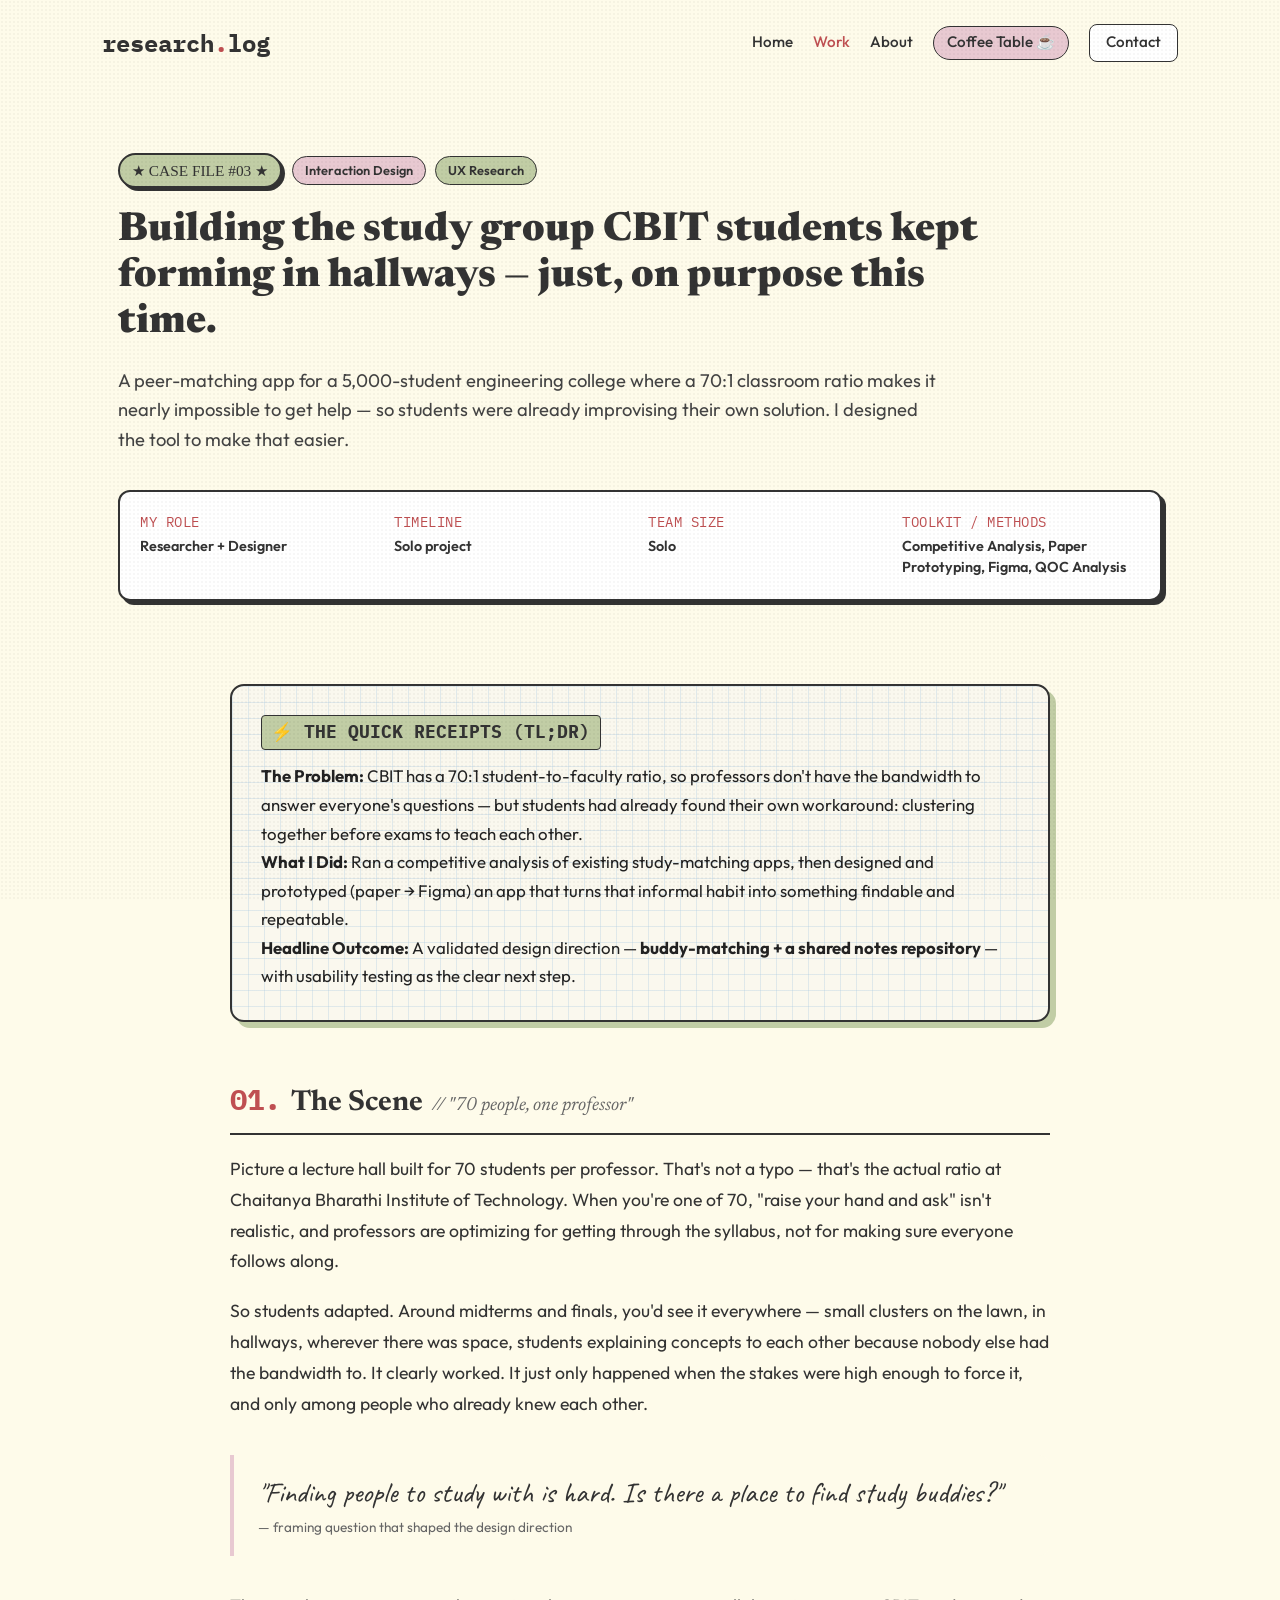
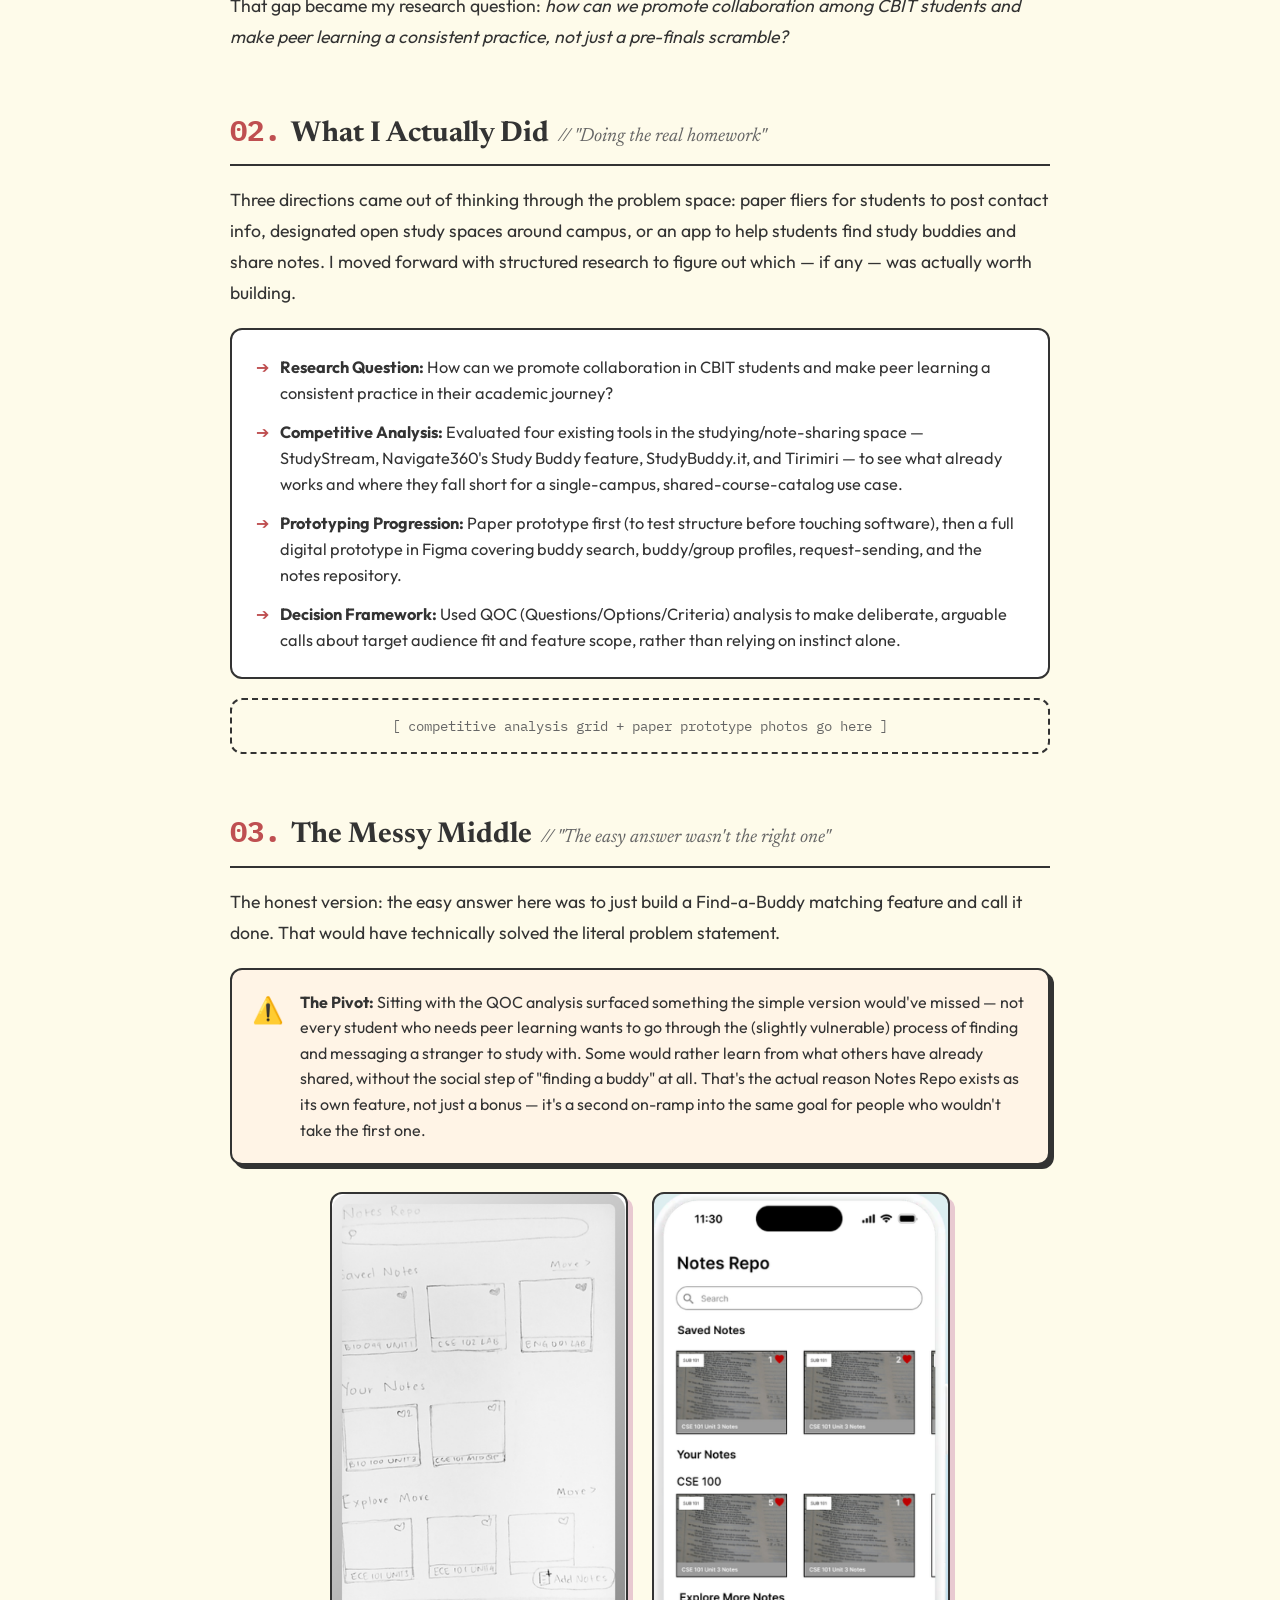
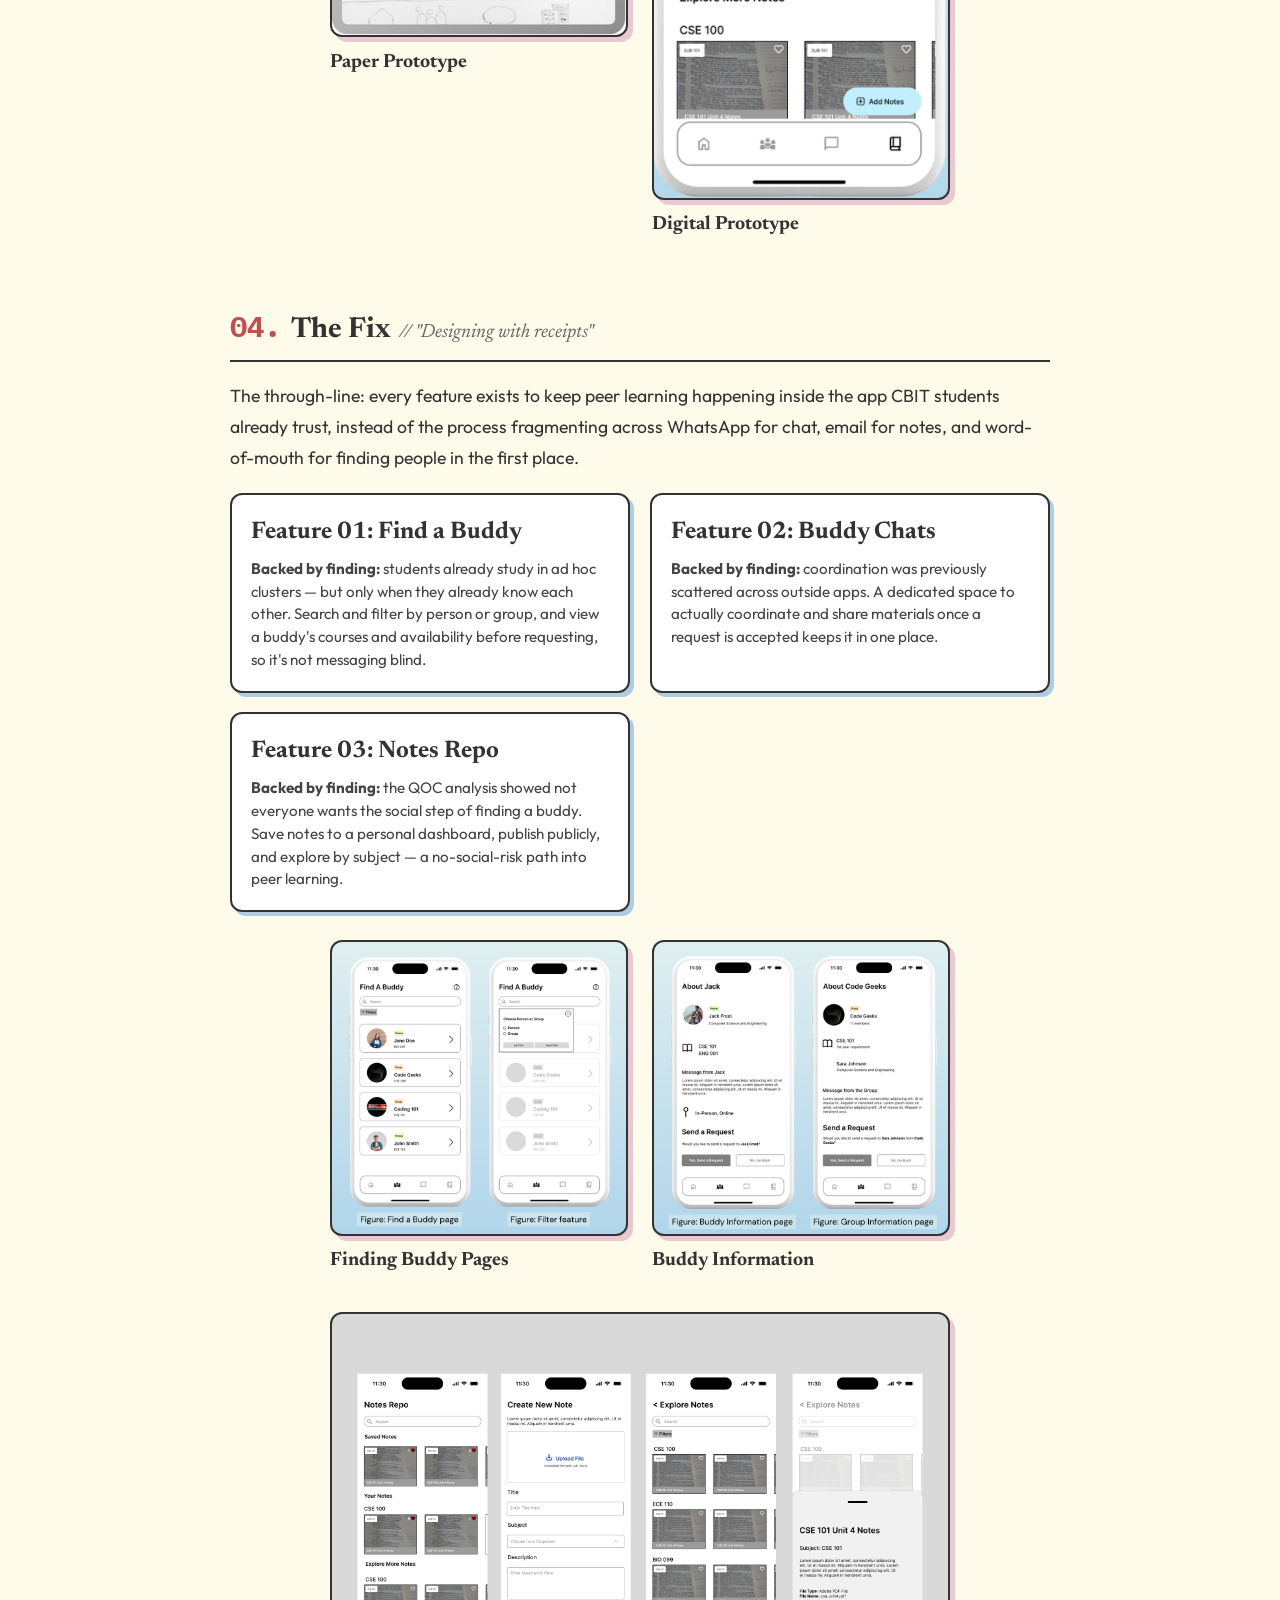
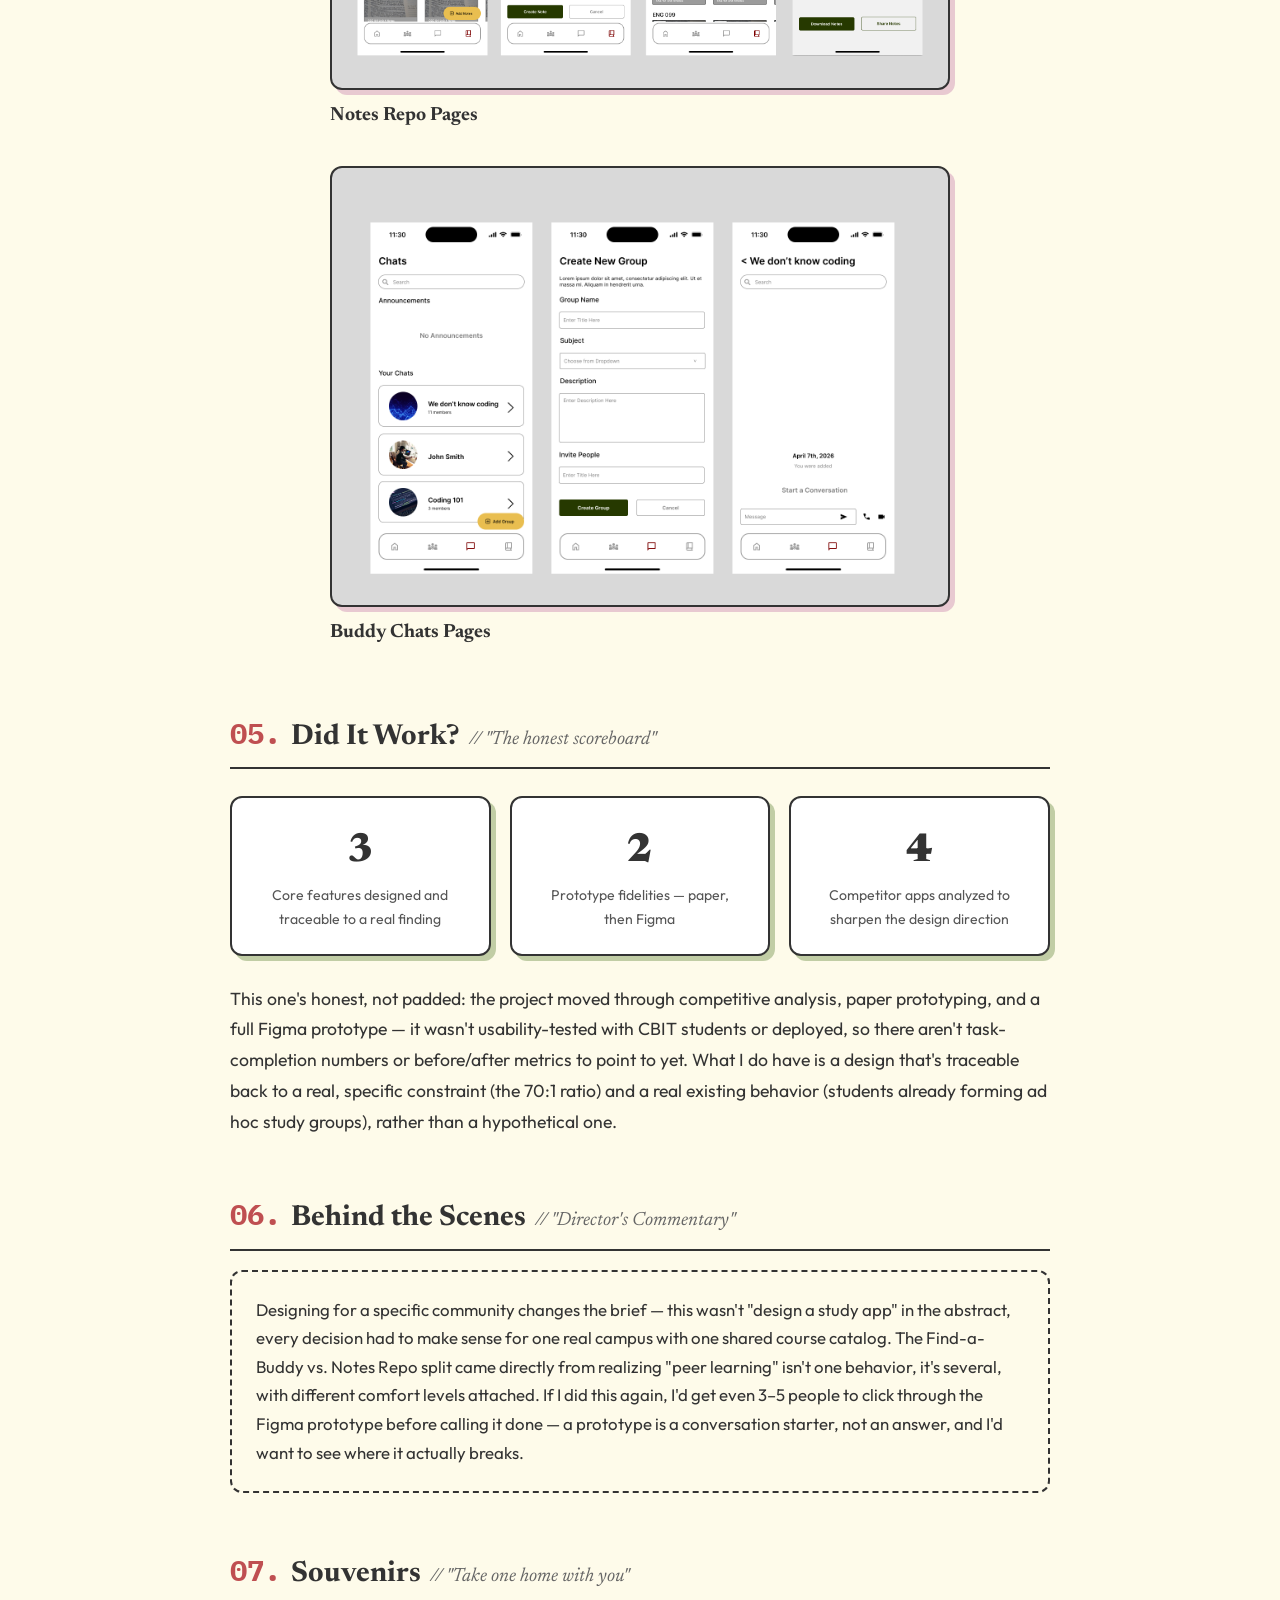
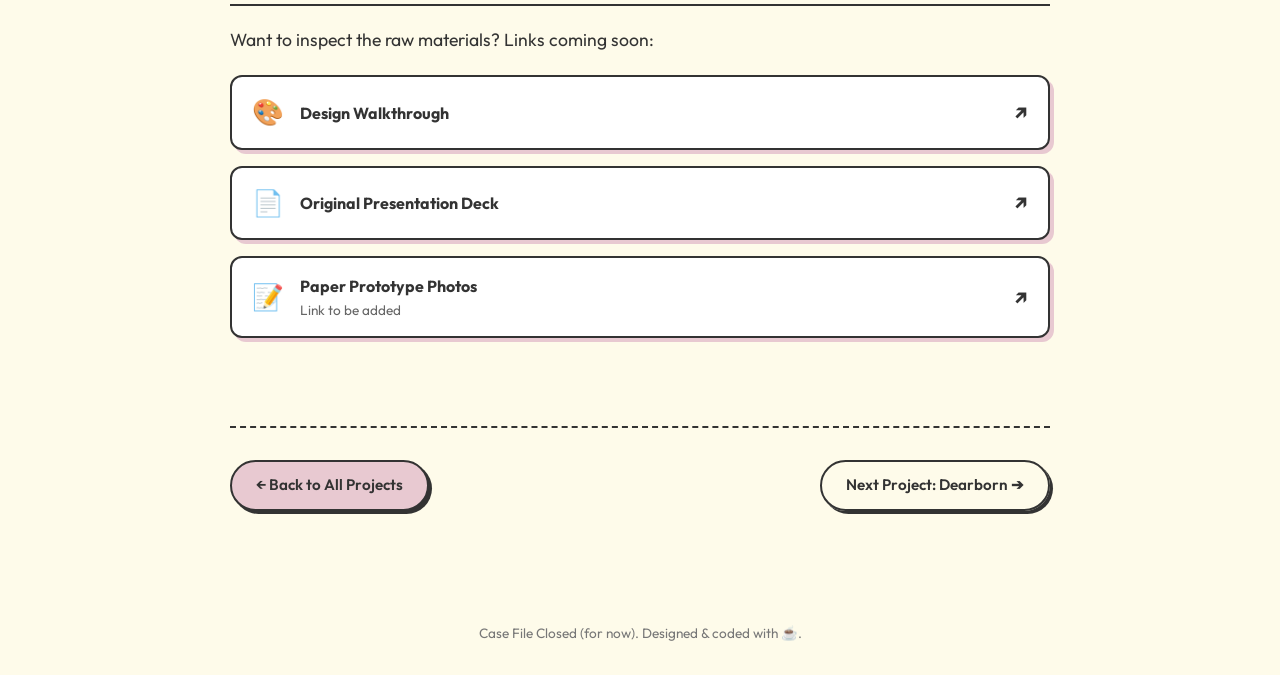
<file: peer-study-app.html>
<!DOCTYPE html>
<html lang="en">

<head>
  <meta charset="UTF-8">
  <meta name="viewport" content="width=device-width, initial-scale=1.0">
  <title>Case Study: CBIT Study Buddy | shrina.ux</title>

  <link rel="icon" href="/favicon.ico" sizes="any">
  <link rel="icon" type="image/png" sizes="32x32" href="/favicon-32x32.png">
  <link rel="icon" type="image/png" sizes="16x16" href="favicon-16x16.png">
  <link rel="apple-touch-icon" sizes="180x180" href="apple-touch-icon.png">

  <link rel="preconnect" href="https://fonts.googleapis.com">
  <link rel="preconnect" href="https://fonts.gstatic.com" crossorigin>
  <link
    href="https://fonts.googleapis.com/css2?family=Caveat:wght@600&family=Newsreader:ital,opsz,wght@1,6..72,500&family=Outfit:wght@300;400;500;600&family=Syne:wght@700;800&family=VT323&display=swap"
    rel="stylesheet">
  <link
    href="https://fonts.googleapis.com/css2?family=IBM+Plex+Mono:ital,wght@0,100;0,200;0,300;0,400;0,500;0,600;0,700;1,100;1,200;1,300;1,400;1,500;1,600;1,700&display=swap"
    rel="stylesheet">

  <link rel="stylesheet" href="css/style.css" />
</head>

<body>

  <div class="grain-overlay"></div>

  <header class="site-header">
    <a href="index.html" class="logo-link">
      <div class="logo-text">research<span class="dot">.</span>log</div>
    </a>
    <nav class="nav-links">
      <a href="index.html" class="nav-item">Home</a>
      <a href="projects.html" class="nav-item active">Work</a>
      <a href="index.html#about" class="nav-item">About</a>
      <a href="coffee-table.html" class="nav-item badge-nav">Coffee Table ☕</a>
      <a href="contact.html" class="nav-item btn-nav">Contact</a>
    </nav>
  </header>

  <!-- ==========================================================================
       SECTION 1: THE COVER
       ========================================================================== -->
  <section class="case-cover">
    <div class="case-cover-container">

      <div class="category-badges">
        <span class="badge-pixel">★ CASE FILE #03 ★</span>
        <span class="tag-pill tag-interaction">Interaction Design</span>
        <span class="tag-pill tag-research">UX Research</span>
      </div>

      <h1 class="case-title">Building the study group CBIT students kept forming in hallways — just, on purpose this
        time.</h1>
      <p class="case-one-liner">A peer-matching app for a 5,000-student engineering college where a 70:1 classroom ratio
        makes it nearly impossible to get help — so students were already improvising their own solution. I designed the
        tool to make that easier.</p>

      <div class="meta-dossier-grid">
        <div class="meta-item">
          <span class="meta-label">MY ROLE</span>
          <span class="meta-value">Researcher + Designer</span>
        </div>
        <div class="meta-item">
          <span class="meta-label">TIMELINE</span>
          <span class="meta-value">Solo project</span>
        </div>
        <div class="meta-item">
          <span class="meta-label">TEAM SIZE</span>
          <span class="meta-value">Solo</span>
        </div>
        <div class="meta-item">
          <span class="meta-label">TOOLKIT / METHODS</span>
          <span class="meta-value">Competitive Analysis, Paper Prototyping, Figma, QOC Analysis</span>
        </div>
      </div>

    </div>
  </section>

  <!-- Hero media intentionally omitted — to be added later -->

  <main class="case-body">

    <!-- ==========================================================================
         SECTION 2: THE TL;DR
         ========================================================================== -->
    <div class="tldr-box">
      <div class="tldr-header">
        <span class="tldr-badge">⚡ THE QUICK RECEIPTS (TL;DR)</span>
      </div>
      <p class="tldr-text">
        <strong>The Problem:</strong> CBIT has a 70:1 student-to-faculty ratio, so professors don't have the bandwidth
        to answer everyone's questions — but students had already found their own workaround: clustering together before
        exams to teach each other.<br>
        <strong>What I Did:</strong> Ran a competitive analysis of existing study-matching apps, then designed and
        prototyped (paper → Figma) an app that turns that informal habit into something findable and repeatable.<br>
        <strong>Headline Outcome:</strong> A validated design direction — <strong>buddy-matching + a shared notes
          repository</strong> — with usability testing as the clear next step.
      </p>
    </div>

    <!-- ==========================================================================
         SECTION 3: THE SCENE
         ========================================================================== -->
    <section class="case-section">
      <h2 class="section-title"><span class="title-num">01.</span> The Scene <span class="sub-title-playful">// "70
          people, one professor"</span></h2>

      <p class="case-p">
        Picture a lecture hall built for 70 students per professor. That's not a typo — that's the actual ratio at
        Chaitanya Bharathi Institute of Technology. When you're one of 70, "raise your hand and ask" isn't realistic,
        and professors are optimizing for getting through the syllabus, not for making sure everyone follows along.
      </p>

      <p class="case-p">
        So students adapted. Around midterms and finals, you'd see it everywhere — small clusters on the lawn, in
        hallways, wherever there was space, students explaining concepts to each other because nobody else had the
        bandwidth to. It clearly worked. It just only happened when the stakes were high enough to force it, and only
        among people who already knew each other.
      </p>

      <blockquote class="handwritten-quote">
        "Finding people to study with is hard. Is there a place to find study buddies?"
        <cite>— framing question that shaped the design direction</cite>
      </blockquote>

      <p class="case-p">
        That gap became my research question: <em>how can we promote collaboration among CBIT students and make peer
          learning a consistent practice, not just a pre-finals scramble?</em>
      </p>
    </section>

    <!-- ==========================================================================
         SECTION 4: WHAT I ACTUALLY DID
         ========================================================================== -->
    <section class="case-section">
      <h2 class="section-title"><span class="title-num">02.</span> What I Actually Did <span
          class="sub-title-playful">// "Doing the real homework"</span></h2>

      <p class="case-p">
        Three directions came out of thinking through the problem space: paper fliers for students to post contact info,
        designated open study spaces around campus, or an app to help students find study buddies and share notes. I
        moved forward with structured research to figure out which — if any — was actually worth building.
      </p>

      <ul class="rigor-list">
        <li><strong>Research Question:</strong> How can we promote collaboration in CBIT students and make peer learning
          a consistent practice in their academic journey?</li>
        <li><strong>Competitive Analysis:</strong> Evaluated four existing tools in the studying/note-sharing space —
          StudyStream, Navigate360's Study Buddy feature, StudyBuddy.it, and Tirimiri — to see what already works and
          where they fall short for a single-campus, shared-course-catalog use case.</li>
        <li><strong>Prototyping Progression:</strong> Paper prototype first (to test structure before touching
          software), then a full digital prototype in Figma covering buddy search, buddy/group profiles,
          request-sending, and the notes repository.</li>
        <li><strong>Decision Framework:</strong> Used QOC (Questions/Options/Criteria) analysis to make deliberate,
          arguable calls about target audience fit and feature scope, rather than relying on instinct alone.</li>
      </ul>

      <div class="media-note">[ competitive analysis grid + paper prototype photos go here ]</div>
    </section>

    <!-- ==========================================================================
         SECTION 5: THE MESSY MIDDLE
         ========================================================================== -->
    <section class="case-section">
      <h2 class="section-title"><span class="title-num">03.</span> The Messy Middle <span class="sub-title-playful">//
          "The easy answer wasn't the right one"</span></h2>

      <p class="case-p">
        The honest version: the easy answer here was to just build a Find-a-Buddy matching feature and call it done.
        That would have technically solved the literal problem statement.
      </p>

      <div class="callout-box warning-box">
        <span class="callout-icon">⚠️</span>
        <div>
          <strong>The Pivot:</strong> Sitting with the QOC analysis surfaced something the simple version would've
          missed — not every student who needs peer learning wants to go through the (slightly vulnerable) process of
          finding and messaging a stranger to study with. Some would rather learn from what others have already shared,
          without the social step of "finding a buddy" at all. That's the actual reason Notes Repo exists as its own
          feature, not just a bonus — it's a second on-ramp into the same goal for people who wouldn't take the first
          one.
        </div>
      </div>

      <div class="screen-gallery">
        <figure class="screen-card">
          <div class="screen-frame">
            <img src="assets/study-buddy-app/paper-prototype.png" width="724" height="1396" loading="lazy"
              decoding="async"
              alt="Issho onboarding step 2 of 4, titled 'Who's joining you in this space?', with four relationship options: Romantic Partner (selected), Best Friend, Married Couple, and Sibling / Family, plus a Continue button and a note that this can be changed later in settings.">
          </div>
          <figcaption>
            <strong>Paper Prototype</strong>
          </figcaption>
        </figure>

        <figure class="screen-card">
          <div class="screen-frame">
            <img src="assets/study-buddy-app/digital-prototype.png" width="724" height="1396" loading="lazy"
              decoding="async"
              alt="Issho onboarding step 4 of 4, titled 'Almost home.', with an apartment name field reading 'Quiet Corner', four starting themes (Sunlit, Garden, Clay, Dusk) with Garden selected, a preview of an empty room, and a 'Let's move in' button.">
          </div>
          <figcaption>
            <strong>Digital Prototype</strong>
          </figcaption>
        </figure>
      </div>
    </section>

    <!-- ==========================================================================
         SECTION 6: THE FIX
         ========================================================================== -->
    <section class="case-section">
      <h2 class="section-title"><span class="title-num">04.</span> The Fix <span class="sub-title-playful">// "Designing
          with receipts"</span></h2>

      <p class="case-p">
        The through-line: every feature exists to keep peer learning happening inside the app CBIT students already
        trust, instead of the process fragmenting across WhatsApp for chat, email for notes, and word-of-mouth for
        finding people in the first place.
      </p>

      <div class="solution-grid">
        <div class="solution-card">
          <h4>Feature 01: Find a Buddy</h4>
          <p><strong>Backed by finding:</strong> students already study in ad hoc clusters — but only when they already
            know each other. Search and filter by person or group, and view a buddy's courses and availability before
            requesting, so it's not messaging blind.</p>
        </div>
        <div class="solution-card">
          <h4>Feature 02: Buddy Chats</h4>
          <p><strong>Backed by finding:</strong> coordination was previously scattered across outside apps. A dedicated
            space to actually coordinate and share materials once a request is accepted keeps it in one place.</p>
        </div>
        <div class="solution-card">
          <h4>Feature 03: Notes Repo</h4>
          <p><strong>Backed by finding:</strong> the QOC analysis showed not everyone wants the social step of finding a
            buddy. Save notes to a personal dashboard, publish publicly, and explore by subject — a no-social-risk path
            into peer learning.</p>
        </div>
      </div>

      <div class="screen-gallery">
        <figure class="screen-card">
          <div class="screen-frame">
            <img src="assets/study-buddy-app/find-buddy.png" width="724" height="1396" loading="lazy" decoding="async"
              alt="Issho onboarding step 2 of 4, titled 'Who's joining you in this space?', with four relationship options: Romantic Partner (selected), Best Friend, Married Couple, and Sibling / Family, plus a Continue button and a note that this can be changed later in settings.">
          </div>
          <figcaption>
            <strong>Finding Buddy Pages</strong>
          </figcaption>
        </figure>

        <figure class="screen-card">
          <div class="screen-frame">
            <img src="assets/study-buddy-app/buddy-info.png" width="724" height="1396" loading="lazy" decoding="async"
              alt="Issho onboarding step 4 of 4, titled 'Almost home.', with an apartment name field reading 'Quiet Corner', four starting themes (Sunlit, Garden, Clay, Dusk) with Garden selected, a preview of an empty room, and a 'Let's move in' button.">
          </div>
          <figcaption>
            <strong>Buddy Information</strong>
          </figcaption>
        </figure>
      </div>
      <div class="screen-gallery-single">
        <figure class="screen-card">
          <div class="screen-frame">
            <img src="assets/study-buddy-app/Notes.png" width="724" height="1396" loading="lazy" decoding="async"
              alt="Issho onboarding step 2 of 4, titled 'Who's joining you in this space?', with four relationship options: Romantic Partner (selected), Best Friend, Married Couple, and Sibling / Family, plus a Continue button and a note that this can be changed later in settings.">
          </div>
          <figcaption>
            <strong>Notes Repo Pages</strong>
          </figcaption>
        </figure>
      </div>

      <div class="screen-gallery-single">
        <figure class="screen-card">
          <div class="screen-frame">
            <img src="assets/study-buddy-app/Chat.png" width="724" height="1396" loading="lazy" decoding="async"
              alt="Issho onboarding step 2 of 4, titled 'Who's joining you in this space?', with four relationship options: Romantic Partner (selected), Best Friend, Married Couple, and Sibling / Family, plus a Continue button and a note that this can be changed later in settings.">
          </div>
          <figcaption>
            <strong>Buddy Chats Pages</strong>
          </figcaption>
        </figure>
      </div>
    </section>

    <!-- ==========================================================================
         SECTION 7: DID IT WORK?
         ========================================================================== -->
    <section class="case-section">
      <h2 class="section-title"><span class="title-num">05.</span> Did It Work? <span class="sub-title-playful">// "The
          honest scoreboard"</span></h2>

      <div class="impact-metrics-bar">
        <div class="metric-card">
          <span class="metric-number">3</span>
          <span class="metric-label">Core features designed and traceable to a real finding</span>
        </div>
        <div class="metric-card">
          <span class="metric-number">2</span>
          <span class="metric-label">Prototype fidelities — paper, then Figma</span>
        </div>
        <div class="metric-card">
          <span class="metric-number">4</span>
          <span class="metric-label">Competitor apps analyzed to sharpen the design direction</span>
        </div>
      </div>

      <p class="case-p">
        This one's honest, not padded: the project moved through competitive analysis, paper prototyping, and a full
        Figma prototype — it wasn't usability-tested with CBIT students or deployed, so there aren't task-completion
        numbers or before/after metrics to point to yet. What I do have is a design that's traceable back to a real,
        specific constraint (the 70:1 ratio) and a real existing behavior (students already forming ad hoc study
        groups), rather than a hypothetical one.
      </p>
    </section>

    <!-- ==========================================================================
         SECTION 8: BEHIND THE SCENES
         ========================================================================== -->
    <section class="case-section">
      <h2 class="section-title"><span class="title-num">06.</span> Behind the Scenes <span class="sub-title-playful">//
          "Director's Commentary"</span></h2>

      <div class="commentary-box">
        <p>
          Designing for a specific community changes the brief — this wasn't "design a study app" in the abstract, every
          decision had to make sense for one real campus with one shared course catalog. The Find-a-Buddy vs. Notes Repo
          split came directly from realizing "peer learning" isn't one behavior, it's several, with different comfort
          levels attached. If I did this again, I'd get even 3–5 people to click through the Figma prototype before
          calling it done — a prototype is a conversation starter, not an answer, and I'd want to see where it actually
          breaks.
        </p>
      </div>
    </section>

    <!-- ==========================================================================
         SECTION 9: SOUVENIRS
         ========================================================================== -->
    <section class="case-section">
      <h2 class="section-title"><span class="title-num">07.</span> Souvenirs <span class="sub-title-playful">// "Take
          one home with you"</span></h2>

      <p class="case-p">Want to inspect the raw materials? Links coming soon:</p>

      <div class="souvenirs-grid">
        <a href="https://drive.google.com/file/d/1b0p_dgz1aRIr2gUyFwhJnT4V1Vozf5mp/view" class="souvenir-card pending">
          <span class="souvenir-icon">🎨</span>
          <div>
            <strong>Design Walkthrough</strong>
          </div>
          <span class="arrow">↗</span>
        </a>

        <a href="https://canva.link/b65lpxh1uel7wk4" class="souvenir-card pending">
          <span class="souvenir-icon">📄</span>
          <div>
            <strong>Original Presentation Deck</strong>
          </div>
          <span class="arrow">↗</span>
        </a>

        <a href="#" class="souvenir-card pending">
          <span class="souvenir-icon">📝</span>
          <div>
            <strong>Paper Prototype Photos</strong>
            <p>Link to be added</p>
          </div>
          <span class="arrow">↗</span>
        </a>
      </div>
    </section>

    <div class="case-bottom-nav">
      <a href="projects.html" class="btn-primary">← Back to All Projects</a>
      <a href="dearborn-project.html" class="btn-primary"
        style="background-color: var(--color-blue); color: var(--color-ink);">Next Project: Dearborn ➔</a>
    </div>

  </main>

  <footer class="site-footer">
    <p>Case File Closed (for now). Designed &amp; coded with ☕.</p>
  </footer>

</body>

</html>
</file>
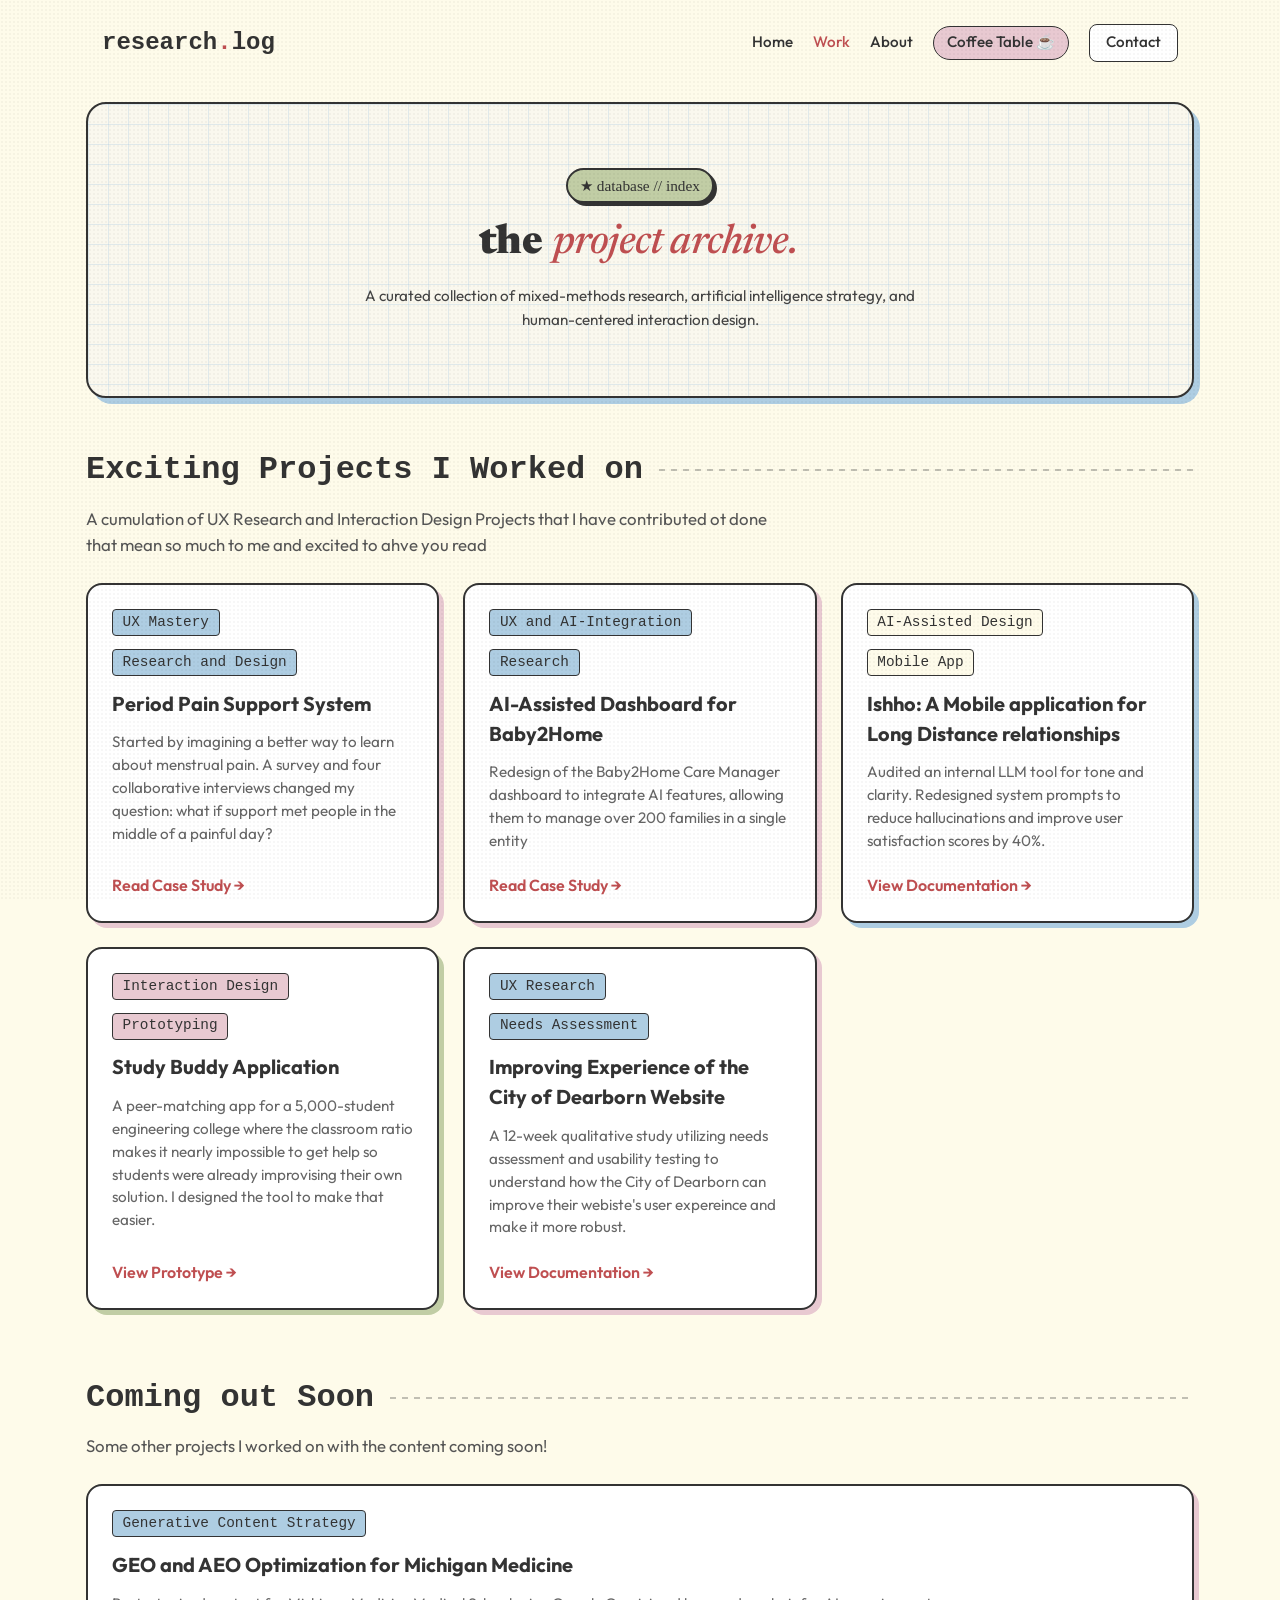
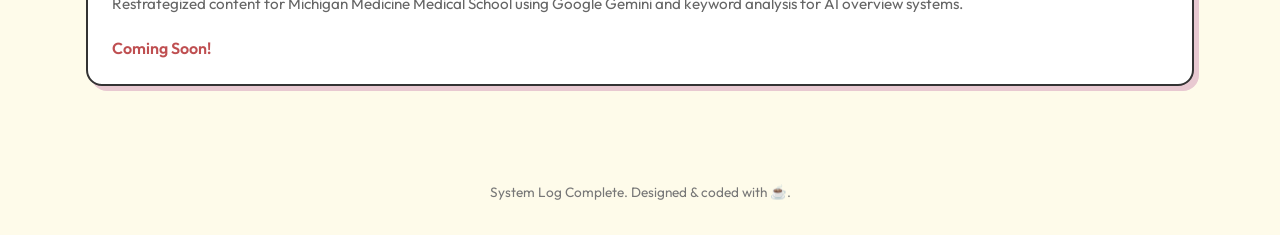
<file: projects.html>
<!DOCTYPE html>
<html lang="en">

<head>
    <meta charset="UTF-8">
    <meta name="viewport" content="width=device-width, initial-scale=1.0">
    <meta name="description" content="Browse a curated index of case studies for hiring managers and collaborators, featuring quantitative research, AI prompt evaluations, and end-to-end design artifacts. Dive into the case files today.">
    <title>Projects Archive | UX & AI</title>

    <link rel="icon" href="/favicon.ico" sizes="any">
  <link rel="icon" type="image/png" sizes="32x32" href="/favicon-32x32.png">
  <link rel="icon" type="image/png" sizes="16x16" href="favicon-16x16.png">
  <link rel="apple-touch-icon" sizes="180x180" href="apple-touch-icon.png">

    <!-- Google Fonts: Syne, Outfit, Caveat, VT323, Newsreader -->
    <link rel="preconnect" href="https://fonts.googleapis.com">
    <link rel="preconnect" href="https://fonts.gstatic.com" crossorigin>
    <link
        href="https://fonts.googleapis.com/css2?family=Caveat:wght@400;600&family=Newsreader:ital,opsz,wght@1,6..72,500&family=Outfit:wght@300;400;500;600;700&family=Syne:wght@400;600;800&family=VT323&display=swap"
        rel="stylesheet">

    <link rel="stylesheet" href="css/style.css">
</head>

<body>

    <!-- Subtle Grain Overlay -->
    <div class="grain-overlay"></div>

    <!-- Navigation -->
    <header class="site-header">
        <a href="index.html" class="logo-link">
            <div class="logo-text">research<span class="dot">.</span>log</div>
        </a>
        <nav class="nav-links">
            <a href="index.html" class="nav-item">Home</a>
            <a href="projects.html" class="nav-item active">Work</a>
            <a href="index.html#about" class="nav-item">About</a>
            <a href="coffee-table.html" class="nav-item badge-nav">Coffee Table ☕</a>
            <a href="contact.html" class="nav-item btn-nav">Contact</a>
        </nav>
    </header>

    <!-- Projects Header / Hero -->
    <section class="projects-hero">
        <div class="projects-hero-container grid-background">
            <span class="badge-pixel">★ database // index </span>
            <h1 class="hero-title">the <span class="highlight-text-editorial">project archive.</span></h1>
            <p class="hero-subtitle">A curated collection of mixed-methods research, artificial intelligence strategy,
                and human-centered interaction design.</p>
        </div>
    </section>

    <!-- MAIN PROJECT ARCHIVE -->
    <main class="projects-archive">

        <!-- ==============================================
         CATEGORY 1: UX RESEARCH
         ============================================== -->
        <section class="project-category">
            <div class="category-header">
                <h2 class="category-title">Exciting Projects I Worked on</h2>
                <div class="category-line"></div>
            </div>
            <p class="category-desc">A cumulation of UX Research and Interaction Design Projects that I have contributed
                ot done that mean so much to me and excited to ahve you read </p>

            <div class="work-grid">
                <!-- Project 1 -->
                 <article class="card-work">
                    <span class="card-tag"> UX Mastery</span>
                    <span class="card-tag"> Research and Design</span>
                    <h3>Period Pain Support System</h3>
                    <p>Started by imagining a better way to learn about menstrual pain. A survey and four collaborative interviews
        changed my question: what if support met people in the middle of a painful day?</p>
                    <a href="mastery-project.html" class="card-link">Read Case Study →</a>
                </article>

                <article class="card-work">
                    <span class="card-tag"> UX and AI-Integration</span>
                    <span class="card-tag"> Research</span>
                    <h3>AI-Assisted Dashboard for Baby2Home</h3>
                    <p>Redesign of the Baby2Home Care Manager dashboard to integrate AI features, allowing them to
                        manage over 200 families in a single entity</p>
                    <a href="ai-dashboard-for-b2h.html" class="card-link">Read Case Study →</a>
                </article>

                <article class="card-work ai-card">
                    <span class="card-tag">AI-Assisted Design</span>
                    <span class="card-tag">Mobile App</span>
                    <h3>Ishho: A Mobile application for Long Distance relationships</h3>
                    <p>Audited an internal LLM tool for tone and clarity. Redesigned system prompts to reduce
                        hallucinations and improve user satisfaction scores by 40%.</p>
                    <a href="issho.html" class="card-link">View Documentation →</a>
                </article>

                <article class="card-work ixd-card">
                    <span class="card-tag">Interaction Design</span>
                    <span class="card-tag">Prototyping</span>
                    <h3>Study Buddy Application</h3>
                    <p>A peer-matching app for a 5,000-student engineering college
                        where the classroom ratio makes it nearly impossible to get help so
                        students were already improvising their own solution. I designed the tool
                        to make that easier.</p>
                    <a href="peer-study-app.html" class="card-link">View Prototype →</a>
                </article>

                <article class="card-work">
                    <span class="card-tag">UX Research</span>
                    <span class="card-tag">Needs Assessment</span>
                    <h3>Improving Experience of the City of Dearborn Website</h3>
                    <p>A 12-week qualitative study utilizing needs assessment and usability testing to understand
                        how
                        the City of Dearborn can improve their webiste's user expereince and make it more robust.
                    </p>
                    <a href="dearborn-project.html" class="card-link">View Documentation →</a>
                </article>
        </section>

        <!-- ==============================================
         CATEGORY 2: INTERACTION DESIGN
         ============================================== -->
        <section class="project-category">
            <div class="category-header">
                <h2 class="category-title">Coming out Soon</h2>
                <div class="category-line"></div>
            </div>
            <p class="category-desc">Some other projects I worked on with the content coming soon!</p>

            <div class="work-grid">
                <!-- Project 5 -->

                <!-- Project 2 -->
                <article class="card-work">
                    <span class="card-tag">Generative Content Strategy</span>
                    <h3>GEO and AEO Optimization for Michigan Medicine</h3>
                    <p>Restrategized content for Michigan Medicine Medical School using Google Gemini and keyword
                        analysis for AI overview systems.</p>
                    <a href="#" class="card-link">Coming Soon!</a>
                </article>
            </div>
        </section>

    </main>

    <footer class="site-footer">
        <p>System Log Complete. Designed & coded with ☕.</p>
    </footer>

</body>

</html>
</file>
<file: css/style.css>
/* ==========================================================================
   1. DESIGN SYSTEM VARIABLES
   ========================================================================== */
:root {
  /* Mood Board Palette */
  --bg-cream: #FEFBEA;
  --bg-grid: #FAF8EE;
  --text-charcoal: #333333;
  --soft-blue: #AECDE2;
  --dusty-pink: #E8C9D1;
  --sage-green: #C1CDA5;
  --sunshine-yellow: #ffffdb;
  --muted-red: #BF4F51;
  --grid-line: #aecde259;

  /* Typography */
  --font-body: 'Outfit', sans-serif;
  --font-handwriting: 'Times New Roman', serif;
  --font-pixel: 'IBM Plex Mono', monospace;
}

/* ==========================================================================
   2. GLOBAL BASE STYLES
   ========================================================================== */
* {
  box-sizing: border-box;
  margin: 0;
  padding: 0;
}

body {
  background-color: var(--bg-cream);
  color: var(--text-charcoal);
  font-family: var(--font-body);
  overflow-x: hidden;
  line-height: 1.5;
}

/* Subtle Film Grain Noise Texture */
.grain-overlay {
  position: fixed;
  top: 0;
  left: 0;
  right: 0;
  bottom: 0;
  background: radial-gradient(circle, rgba(0, 0, 0, 0.03) 1px, transparent 1px);
  background-size: 4px 4px;
  pointer-events: none;
  z-index: 99;
}

/* ==========================================================================
   3. NAVIGATION HEADER
   ========================================================================== */
.site-header {
  display: flex;
  justify-content: space-between;
  align-items: center;
  padding: 1.5rem 2rem;
  max-width: 1140px;
  margin: 0 auto;
}

.logo-link {
  text-decoration: none;
}

.logo-text {
  font-family: var(--font-pixel);
  font-size: 1.5rem;
  font-weight: bold;
  color: var(--text-charcoal);
}

.logo-text .dot {
  color: var(--muted-red);
}

.nav-links {
  display: flex;
  gap: 1.25rem;
  align-items: center;
}

.nav-item {
  text-decoration: none;
  color: var(--text-charcoal);
  font-weight: 500;
  font-size: 0.95rem;
  transition: color 0.2s ease;
}

.nav-item:hover,
.nav-item.active {
  color: var(--muted-red);
}

.badge-nav {
  background: var(--dusty-pink);
  padding: 0.3rem 0.8rem;
  border-radius: 20px;
  border: 1px solid var(--text-charcoal);
}

.btn-nav {
  border: 1.5px solid var(--text-charcoal);
  padding: 0.4rem 1rem;
  border-radius: 8px;
  background: #FFF;
}

/* ==========================================================================
   4. RESPONSIVE HERO SECTION & COLLAGE
   ========================================================================== */
.hero-section {
  width: 100%;
  max-width: 1140px;
  margin: 1rem auto 2.5rem auto;
  padding: 0 1rem;
}

/* Grid Layout Container */
.grid-background {
  background-color: var(--bg-grid);
  background-image:
    linear-gradient(var(--grid-line) 1px, transparent 1px),
    linear-gradient(90deg, var(--grid-line) 1px, transparent 1px);
  background-size: 20px 20px;
  border: 2px solid var(--text-charcoal);
  border-radius: 20px;
  padding: clamp(1.5rem, 4vw, 3.5rem);
  display: grid;
  grid-template-columns: 1.1fr 0.9fr;
  gap: clamp(1.5rem, 3vw, 3rem);
  align-items: center;
  box-shadow: 6px 6px 0px var(--soft-blue);
  overflow: hidden;
  /* Prevents angled elements from creating horizontal scrollbars */
}

/* Left Column: Typography & Action */
.hero-content {
  display: flex;
  flex-direction: column;
  gap: 1rem;
  align-items: flex-start;
  z-index: 2;
}

.badge-pixel {
  font-family: var(--font-handwriting);
  font-size: clamp(0.6rem, 1.2vw, 1.1rem);
  background: var(--sage-green);
  color: var(--text-charcoal);
  padding: 0.25rem 0.75rem;
  border: 2px solid var(--text-charcoal);
  border-radius: 50px;
  text-decoration: none;
  box-shadow: 3px 3px 0px var(--text-charcoal);
}

.hero-title {
  font-family: 'Newsreader', serif;
  font-weight: 800;
  font-size: clamp(1.8rem, 3.2vw, 3rem);
  color: var(--text-charcoal);
  line-height: 1.2;
  letter-spacing: -0.02em;
}

.highlight-text-editorial {
  font-family: 'Newsreader', serif;
  font-style: italic;
  font-weight: 500;
  color: var(--muted-red);
  /* background: linear-gradient(180deg, transparent 65%, var(--dusty-pink) 65%); */
  padding: 0 4px;
}

.hero-subtitle {
  font-size: clamp(0.95rem, 1.1vw, 1.1rem);
  color: #444444;
  line-height: 1.6;
}

.cta-group {
  display: flex;
  flex-wrap: wrap;
  align-items: center;
  gap: 1rem;
  margin-top: 0.5rem;
}

.btn-primary {
  font-family: var(--font-body);
  font-weight: 600;
  font-size: 0.95rem;
  background-color: var(--dusty-pink);
  color: var(--text-charcoal);
  padding: 0.75rem 1.5rem;
  border: 2px solid var(--text-charcoal);
  border-radius: 50px;
  text-decoration: none;
  box-shadow: 3px 3px 0px var(--text-charcoal);
  transition: all 0.2s ease;
  display: inline-block;
}

.btn-secondary {
  font-family: var(--font-body);
  font-weight: 600;
  font-size: 0.95rem;
  background: #F2F6F9;
  color: var(--text-charcoal);
  padding: 0.75rem 1.5rem;
  border: 2px solid var(--text-charcoal);
  border-radius: 50px;
  text-decoration: none;
  box-shadow: 3px 3px 0px var(--text-charcoal);
  transition: all 0.2s ease;
  display: inline-block;
}

.btn-primary:hover {
  transform: translate(-2px, -2px);
  box-shadow: 5px 5px 0px var(--text-charcoal);
}

.btn-secondary:hover {
  transform: translate(-2px, -2px);
  box-shadow: 5px 5px 0px var(--text-charcoal);
}

.handwritten-note {
  font-family: var(--font-handwriting);
  font-size: 1.5rem;
  color: var(--muted-red);
  transform: rotate(-3deg);
}

/* Right Column: Visual Collage Container */
.hero-visual-wrapper {
  width: 100%;
  display: flex;
  justify-content: center;
  align-items: center;
}

/* Scalable Canvas Ratio */
.hero-visual {
  position: relative;
  width: 100%;
  max-width: 380px;
  aspect-ratio: 1 / 0.95;
  margin: 0 auto;
}

/* Card 1: Stamp (Top Left) */
.postage-stamp-card {
  position: absolute;
  top: 0%;
  left: 2%;
  width: 48%;
  z-index: 2;
  background: #FFF;
  padding: 3%;
  border: 2px dashed var(--dusty-pink);
  transform: rotate(-9deg);
  box-shadow: 4px 4px 10px rgba(0, 0, 0, 0.1);
  transition: transform 0.3s ease;
}

.postage-stamp-inner {
  border: 1px solid var(--dusty-pink);
  background: #FFF0F3;
  padding: 8% 5%;
  text-align: center;
}

.stamp-type-label {
  font-family: var(--font-pixel);
  font-size: clamp(0.75rem, 1vw, 1rem);
  color: var(--muted-red);
}

.swan-graphic {
  font-size: clamp(1.8rem, 3.5vw, 2.5rem);
  margin: 2% 0;
}

.study-title {
  font-size: clamp(0.55rem, 0.75vw, 0.75rem);
  font-weight: 700;
  letter-spacing: 1px;
  text-transform: uppercase;
}

/* Card 3: Polaroid Card (Bottom Right) */
.polaroid-card {
  position: absolute;
  bottom: 0%;
  right: 0%;
  width: 60%;
  z-index: 4;
  background: #FFFFFF;
  border: 1.5px solid var(--soft-blue);
  padding: 4%;
  transform: rotate(5deg);
  box-shadow: 4px 4px 12px rgba(0, 0, 0, 0.12);
  transition: transform 0.3s ease;
}

.polaroid-frame {
  background: #F2F6F9;
  border: 1.5px solid var(--soft-blue);
  padding: 10% 5%;
  display: flex;
  flex-direction: column;
  justify-content: center;
  align-items: center;
  border-radius: 4px;
}

.magnifying-glass-container {
  width: 42%;
  aspect-ratio: 1 / 1;
  border-radius: 50%;
  background: #FFF;
  border: 1.5px solid var(--text-charcoal);
  display: flex;
  justify-content: center;
  align-items: center;
}

.magnifying-glass-icon {
  font-size: clamp(1rem, 2vw, 1.5rem);
}

.polaroid-caption {
  font-family: var(--font-body);
  font-size: clamp(0.7rem, 1vw, 0.95rem);
  margin-top: 8%;
  text-align: center;
  font-weight: 500;
  line-height: 1.25;
}

/* Floating Cherry Accent */
.cherry-accent {
  position: absolute;
  top: 36%;
  right: 2%;
  z-index: 5;
  font-size: clamp(1.8rem, 3.5vw, 2.8rem);
  transform: rotate(15deg);
  animation: float 3s ease-in-out infinite;
}

@keyframes float {

  0%,
  100% {
    transform: translateY(0px) rotate(15deg);
  }

  50% {
    transform: translateY(-8px) rotate(22deg);
  }
}

/* Hover depth interaction */
.hero-visual-wrapper:hover .postage-stamp-card {
  transform: rotate(-5deg) scale(1.02);
}

.hero-visual-wrapper:hover .polaroid-card {
  transform: rotate(2deg) scale(1.02);
}

/* ==========================================================================
   5. RESTRUCTURED ABOUT SECTION STYLES
   ========================================================================== */
.about-section {
  width: 100%;
  max-width: 1140px;
  margin: 3rem auto;
  padding: 0 1rem;
}

.about-header {
  margin-bottom: 1.5rem;
}

.about-title {
  font-family: 'Newsreader', serif;
  font-weight: 800;
  font-size: clamp(1.8rem, 3vw, 2.8rem);
  color: var(--text-charcoal);
  margin-top: 0.5rem;
}

/* Main Body Card directly under Header */
.dossier-card {
  position: relative;
  background: #FFFFFF;
  border: 2px solid var(--text-charcoal);
  border-radius: 0 16px 16px 16px;
  box-shadow: 6px 6px 0px var(--sage-green);
  margin-top: 1.5rem;
  margin-bottom: 2rem;
}

.dossier-tab {
  position: absolute;
  top: -30px;
  left: -2px;
  background: var(--sage-green);
  border: 2px solid var(--text-charcoal);
  border-bottom: none;
  border-radius: 8px 8px 0 0;
  padding: 0.25rem 1rem;
  font-family: var(--font-pixel);
  font-size: 0.95rem;
  font-weight: bold;
}

.dossier-content {
  padding: 2rem;
  display: flex;
  flex-direction: column;
  gap: 0.8rem;
}

.dossier-headline {
  font-family: var(--font-pixel);
  font-size: 1.35rem;
  color: var(--text-charcoal);
  line-height: 1.3;
}

.dossier-text {
  font-size: 1.05rem;
  color: #444;
  line-height: 1.65;
}

/* Grid Ratio: Left Column (Smaller: 0.85fr), Right Column (Larger: 1.15fr) */
.about-layout-wrapper {
  display: grid;
  grid-template-columns: 1fr;
  gap: 2rem;
  align-items: start;
}

/* --- Left Column (Smaller) --- */
.sidebar-cards {
  display: flex;
  flex-direction: column;
  gap: 1.5rem;
}

/* Passport Badge */
.passport-card {
  background: var(--soft-blue);
  border: 2px solid var(--text-charcoal);
  border-radius: 14px;
  padding: 1.25rem;
  box-shadow: 5px 5px 0px var(--text-charcoal);
}

.passport-header {
  display: flex;
  justify-content: space-between;
  font-family: var(--font-pixel);
  font-size: 0.95rem;
  border-bottom: 1.5px solid var(--text-charcoal);
  padding-bottom: 0.4rem;
  margin-bottom: 1rem;
}

.passport-status {
  color: #1b7a3d;
  font-weight: bold;
}

.passport-body {
  display: flex;
  gap: 1rem;
  align-items: center;
}

.passport-avatar {
  width: 55px;
  height: 55px;
  background: #FFF;
  border: 1.5px solid var(--text-charcoal);
  border-radius: 50%;
  display: flex;
  align-items: center;
  justify-content: center;
  font-size: 1.8rem;
  flex-shrink: 0;
}

.passport-name {
  font-size: 1.05rem;
  font-weight: 700;
  color: var(--text-charcoal);
}

.passport-role {
  font-size: 0.85rem;
  color: #333;
}

.passport-meta {
  font-size: 0.8rem;
  color: #555;
  margin-top: 0.2rem;
}

.passport-barcode {
  font-family: var(--font-pixel);
  text-align: center;
  letter-spacing: 5px;
  margin-top: 1rem;
  font-size: 0.95rem;
  color: var(--text-charcoal);
}

/* Quirks Box */
.quirks-box {
  background: #FFFFFF;
  border: 2px solid var(--text-charcoal);
  border-radius: 14px;
  padding: 1.2rem;
  box-shadow: 4px 4px 0px var(--dusty-pink);
}

.quirks-box-title {
  font-family: var(--font-pixel);
  font-size: 1.1rem;
  margin-bottom: 0.8rem;
  color: var(--text-charcoal);
}

.quirks-wrapper {
  display: flex;
  flex-wrap: wrap;
  gap: 0.5rem;
}

.quirk-chip {
  background: var(--bg-cream);
  border: 1.5px solid var(--text-charcoal);
  padding: 0.35rem 0.7rem;
  border-radius: 20px;
  font-size: 0.85rem;
  font-weight: 500;
}

/* --- Right Column (Larger & Featured) --- */
.featured-about-column {
  display: flex;
  flex-direction: column;
  gap: 1.5rem;
}

/* Highlights Grid */
.dossier-highlights {
  display: grid;
  grid-template-columns: repeat(auto-fit, minmax(220px, 1fr));
  gap: 1.25rem;
  background: #FFFFFF;
  border: 2px solid var(--text-charcoal);
  border-radius: 14px;
  padding: 1.25rem;
  box-shadow: 5px 5px 0px var(--sage-green);
}

.highlight-item {
  display: flex;
  align-items: flex-start;
  gap: 0.85rem;
}

.highlight-icon {
  font-size: 1.5rem;
  line-height: 1;
}

.highlight-item strong {
  display: block;
  font-size: 0.85rem;
  text-transform: uppercase;
  letter-spacing: 0.5px;
  color: var(--muted-red);
}

.highlight-item p {
  font-size: 0.9rem;
  color: #333;
  margin-top: 0.2rem;
  line-height: 1.4;
}

/* Methodology Toolkit Box */
.toolkit-box {
  background: #FFFFFF;
  border: 2px solid var(--text-charcoal);
  border-radius: 14px;
  padding: 1.5rem;
  box-shadow: 5px 5px 0px var(--soft-blue);
}

.toolkit-box-title {
  font-family: var(--font-pixel);
  font-size: 1.3rem;
  margin-bottom: 1rem;
  color: var(--text-charcoal);
  border-bottom: 1.5px dashed var(--text-charcoal);
  padding-bottom: 0.4rem;
}

.toolkit-checklist {
  list-style: none;
  display: flex;
  flex-direction: column;
  gap: 0.8rem;
}

.toolkit-checklist li {
  font-size: 0.95rem;
  display: flex;
  align-items: center;
  gap: 0.6rem;
  color: #333;
}

.check-icon {
  color: var(--muted-red);
  font-weight: bold;
}

/* Mobile Responsiveness */
@media (max-width: 820px) {
  .about-layout-wrapper {
    grid-template-columns: 1fr;
  }
}

/* ==========================================================================
   5. FEATURED WORK SECTION
   ========================================================================== */
.featured-work {
  max-width: 1140px;
  margin: 3rem auto;
  padding: 0 1rem;
}

.section-heading {
  font-family: var(--font-pixel);
  font-size: 2rem;
  margin-bottom: 1.5rem;
  color: var(--text-charcoal);
}

.work-grid {
  display: grid;
  grid-template-columns: repeat(auto-fit, minmax(280px, 1fr));
  gap: 1.5rem;
}

.card-work {
  background: #FFFFFF;
  border: 2px solid var(--text-charcoal);
  border-radius: 16px;
  padding: 1.5rem;
  box-shadow: 5px 5px 0px var(--dusty-pink);
  display: flex;
  flex-direction: column;
  gap: 0.8rem;
  transition: transform 0.2s ease;
}

.card-work:hover {
  transform: translateY(-4px);
}

.card-tag {
  align-self: flex-start;
  font-family: var(--font-pixel);
  background: var(--soft-blue);
  padding: 0.1rem 0.6rem;
  border: 1px solid var(--text-charcoal);
  border-radius: 4px;
  font-size: 0.9rem;
}

.card-work h3 {
  font-size: 1.25rem;
  color: var(--text-charcoal);
}

.card-work p {
  font-size: 0.95rem;
  color: #666;
  flex-grow: 1;
}

.card-link {
  text-decoration: none;
  font-weight: 600;
  color: var(--muted-red);
  margin-top: 0.5rem;
}

.site-footer {
  text-align: center;
  padding: 2rem;
  font-size: 0.85rem;
  color: #777;
}

/* ==========================================================================
   8. PROJECTS PAGE SPECIFIC STYLES
   ========================================================================== */

/* Projects Hero Section */
.projects-hero {
  max-width: 1140px;
  margin: 1rem auto 3rem auto;
  padding: 0 1rem;
}

.projects-hero-container {
  text-align: center;
  padding: clamp(2.5rem, 5vw, 4rem) 1.5rem;
  display: flex;
  flex-direction: column;
  align-items: center;
  gap: 1rem;
}

.projects-hero-container .hero-subtitle {
  max-width: 600px;
  margin: 0 auto;
}

/* Projects Archive Wrapper */
.projects-archive {
  max-width: 1140px;
  margin: 0 auto 4rem auto;
  padding: 0 1rem;
  display: flex;
  flex-direction: column;
  gap: 4rem;
  /* Spacing between categories */
}

/* Category Headers */
.project-category {
  display: flex;
  flex-direction: column;
  gap: 1.5rem;
}

.category-header {
  display: flex;
  align-items: center;
  gap: 1rem;
}

.category-title {
  font-family: var(--font-pixel);
  font-size: clamp(1.8rem, 2.5vw, 2.2rem);
  color: var(--text-charcoal);
  white-space: nowrap;
}

/* The dotted line next to the category title */
.category-line {
  flex-grow: 1;
  height: 2px;
  background-image: linear-gradient(to right, var(--text-charcoal) 50%, transparent 50%);
  background-size: 12px 100%;
  opacity: 0.3;
}

.category-desc {
  font-size: 1.05rem;
  color: #555;
  max-width: 700px;
  line-height: 1.6;
  margin-top: -0.8rem;
}

/* Subtle thematic variations for different card types */
.card-work.ai-card {
  box-shadow: 5px 5px 0px var(--soft-blue);
}

.card-work.ai-card .card-tag {
  background: var(--bg-cream);
}

.card-work.ixd-card {
  box-shadow: 5px 5px 0px var(--sage-green);
}

.card-work.ixd-card .card-tag {
  background: var(--dusty-pink);
}

/* Mobile adjustments */
@media (max-width: 600px) {
  .projects-archive {
    gap: 3rem;
  }

  .category-title {
    font-size: 1.5rem;
  }
}

/* ==========================================================================
   6. MEDIA QUERIES & RESPONSIVE BREAKPOINTS
   ========================================================================== */

/* Tablet Layout (Below 820px) */
@media (max-width: 820px) {
  .site-header {
    flex-direction: column;
    gap: 1rem;
    padding: 1rem;
  }

  .grid-background {
    grid-template-columns: 1fr;
    text-align: center;
  }

  .hero-content {
    align-items: center;
  }

  .cta-group {
    justify-content: center;
  }

  .hero-visual-wrapper {
    margin-top: 1rem;
  }

  .hero-visual {
    max-width: 310px;
  }
}

/* Small Smartphone Screen Adjustments (Below 480px) */
@media (max-width: 480px) {
  .hero-section {
    padding: 0 0.5rem;
  }

  .grid-background {
    padding: 1.25rem 1rem;
    border-radius: 14px;
  }

  .nav-links {
    flex-wrap: wrap;
    justify-content: center;
    gap: 0.8rem;
  }

  .cta-group {
    flex-direction: column;
    width: 100%;
  }

  .btn-primary {
    width: 100%;
    text-align: center;
  }
}

/* ==========================================================================
   9. CASE STUDY TEMPLATE STYLES
   ========================================================================== */

/* --- Cover Header --- */
.case-cover {
  max-width: 1140px;
  margin: 1rem auto 2rem auto;
  padding: 0 1rem;
}

.case-cover-container {
  padding: clamp(2rem, 4vw, 3.5rem) 2rem;
  display: flex;
  flex-direction: column;
  gap: 1.25rem;
  border-radius: 16px;
}

.category-badges {
  display: flex;
  flex-wrap: wrap;
  align-items: center;
  gap: 0.6rem;
}

.tag-pill {
  font-size: 0.8rem;
  font-weight: 600;
  padding: 0.25rem 0.75rem;
  border-radius: 20px;
  border: 1.5px solid var(--text-charcoal);
}

.tag-research {
  background: var(--sage-green);
}

.tag-ai {
  background: var(--soft-blue);
}

.case-title {
  font-family: 'Newsreader', serif;
  font-size: clamp(2rem, 4vw, 2.5rem);
  font-weight: 800;
  color: var(--text-charcoal);
  line-height: 1.15;
  max-width: 900px;
}

.case-one-liner {
  font-size: 1.15rem;
  color: #444;
  line-height: 1.6;
  max-width: 820px;
}

/* Meta Grid (Recruiter Row) */
.meta-dossier-grid {
  display: grid;
  grid-template-columns: repeat(auto-fit, minmax(180px, 1fr));
  gap: 1rem;
  background: #FFFFFF;
  border: 2px solid var(--text-charcoal);
  border-radius: 12px;
  padding: 1.25rem;
  margin-top: 1rem;
  box-shadow: 4px 4px 0px var(--text-charcoal);
}

.meta-item {
  display: flex;
  flex-direction: column;
  gap: 0.2rem;
}

.meta-label {
  font-family: var(--font-pixel);
  font-size: 0.85rem;
  color: var(--muted-red);
  letter-spacing: 0.5px;
}

.meta-value {
  font-size: 0.9rem;
  font-weight: 600;
  color: var(--text-charcoal);
}

/* --- Hero & Media Elements --- */
.case-hero-media {
  max-width: 1140px;
  margin: 0 auto 3rem auto;
  padding: 0 1rem;
}

.media-container {
  display: flex;
  flex-direction: column;
  gap: 0.5rem;
  width: 100%;
}

.responsive-media {
  width: 100%;
  height: auto;
  border: 2px solid var(--text-charcoal);
  border-radius: 12px;
  box-shadow: 5px 5px 0px var(--text-charcoal);
  object-fit: cover;
}

.media-caption {
  font-size: 0.85rem;
  color: #666;
  font-style: italic;
  text-align: center;
}

.media-grid-2col {
  display: grid;
  grid-template-columns: 1fr 1fr;
  gap: 1.5rem;
  margin: 1.5rem 0;
}

/* Video Placeholder Box */
.video-placeholder {
  width: 100%;
  height: 320px;
  background: var(--bg-cream);
  border: 2px dashed var(--text-charcoal);
  border-radius: 12px;
  display: flex;
  flex-direction: column;
  align-items: center;
  justify-content: center;
  gap: 1rem;
  color: var(--text-charcoal);
  font-weight: 600;
}

.play-button {
  width: 60px;
  height: 60px;
  background: var(--dusty-pink);
  border: 2px solid var(--text-charcoal);
  border-radius: 50%;
  display: flex;
  align-items: center;
  justify-content: center;
  font-size: 1.4rem;
  box-shadow: 3px 3px 0px var(--text-charcoal);
}

/* --- Main Case Body Layout --- */
.case-body {
  max-width: 860px;
  margin: 0 auto 5rem auto;
  padding: 0 1.25rem;
  display: flex;
  flex-direction: column;
  gap: 3.5rem;
}

/* TL;DR Box */
.tldr-box {
  background: var(--bg-grid);
  background-image:
    linear-gradient(var(--grid-line) 1px, transparent 1px),
    linear-gradient(90deg, var(--grid-line) 1px, transparent 1px);
  background-size: 16px 16px;
  border: 2.5px solid var(--text-charcoal);
  border-radius: 14px;
  padding: 1.8rem;
  box-shadow: 6px 6px 0px var(--sage-green);
}

.tldr-badge {
  font-family: var(--font-pixel);
  font-size: 1.1rem;
  font-weight: bold;
  color: var(--text-charcoal);
  background: var(--sage-green);
  padding: 0.2rem 0.6rem;
  border: 1.5px solid var(--text-charcoal);
  border-radius: 4px;
  display: inline-block;
  margin-bottom: 0.8rem;
}

.tldr-text {
  font-size: 1.05rem;
  line-height: 1.7;
  color: #222;
}

/* Case Sections & Headers */
.case-section {
  display: flex;
  flex-direction: column;
  gap: 1.2rem;
}

.section-title {
  font-family: 'Newsreader', serif;
  font-size: 1.8rem;
  color: var(--text-charcoal);
  border-bottom: 2px solid var(--text-charcoal);
  padding-bottom: 0.5rem;
  display: flex;
  flex-wrap: wrap;
  align-items: baseline;
  gap: 0.6rem;
}

.title-num {
  font-family: var(--font-pixel);
  color: var(--muted-red);
}

.sub-title-playful {
  font-family: 'Newsreader', serif;
  font-style: italic;
  font-size: 1.2rem;
  color: #666;
  font-weight: 400;
}

.case-p {
  font-size: 1.1rem;
  line-height: 1.75;
  color: #333;
}

/* Handwritten Pull Quote (Rule: 1 per study) */
.handwritten-quote {
  font-family: 'Caveat', cursive;
  font-size: 1.8rem;
  line-height: 1.3;
  color: var(--text-charcoal);
  background: var(--bg-cream);
  border-left: 4px solid var(--dusty-pink);
  padding: 1.2rem 1.5rem;
  margin: 1rem 0;
  border-radius: 0 12px 12px 0;
}

.handwritten-quote cite {
  display: block;
  font-family: 'Outfit', sans-serif;
  font-size: 0.85rem;
  color: #666;
  margin-top: 0.5rem;
  font-style: normal;
}

/* Rigor List */
.rigor-list {
  list-style: none;
  display: flex;
  flex-direction: column;
  gap: 0.8rem;
  background: #FFF;
  border: 2px solid var(--text-charcoal);
  border-radius: 12px;
  padding: 1.5rem;
}

.rigor-list li {
  font-size: 1.02rem;
  line-height: 1.6;
  position: relative;
  padding-left: 1.5rem;
}

.rigor-list li::before {
  content: "➔";
  position: absolute;
  left: 0;
  color: var(--muted-red);
}

/* Callouts / Warnings */
.callout-box {
  display: flex;
  gap: 1rem;
  padding: 1.25rem;
  border-radius: 12px;
  border: 2px solid var(--text-charcoal);
  font-size: 1rem;
  line-height: 1.6;
}

.warning-box {
  background: #fff4e6;
  box-shadow: 4px 4px 0px var(--text-charcoal);
}

.callout-icon {
  font-size: 1.6rem;
}

/* Solutions Grid & Before/After */
.solution-grid {
  display: grid;
  grid-template-columns: 1fr 1fr;
  gap: 1.2rem;
}

.solution-card {
  background: #FFF;
  border: 2px solid var(--text-charcoal);
  border-radius: 12px;
  padding: 1.2rem;
  box-shadow: 4px 4px 0px var(--soft-blue);
}

.solution-card h4 {
  font-family: 'Newsreader', serif;
  font-size: 1.5rem;
  margin-bottom: 0.5rem;
  color: var(--text-charcoal);
}

.solution-card p {
  font-size: 0.95rem;
  color: #444;
  line-height: 1.5;
}

.before-after-wrapper {
  display: grid;
  grid-template-columns: 1fr 1fr;
  gap: 1.2rem;
  margin-top: 1rem;
}

/* Impact Metrics Bar */
.impact-metrics-bar {
  display: grid;
  grid-template-columns: repeat(auto-fit, minmax(200px, 1fr));
  gap: 1.2rem;
  margin: 0.5rem 0;
}

.metric-card {
  background: #FFF;
  border: 2px solid var(--text-charcoal);
  border-radius: 12px;
  padding: 1.5rem;
  text-align: center;
  box-shadow: 5px 5px 0px var(--sage-green);
}

.metric-number {
  display: block;
  font-family: 'Newsreader', serif;
  font-size: 2.5rem;
  font-weight: 800;
  color: var(--text-charcoal);
}

.metric-label {
  font-size: 0.88rem;
  color: #555;
  margin-top: 0.3rem;
  line-height: 1.4;
}

/* Director's Commentary */
.commentary-box {
  background: var(--bg-cream);
  border: 2px dashed var(--text-charcoal);
  border-radius: 12px;
  padding: 1.5rem;
  font-size: 1.05rem;
  line-height: 1.7;
  color: #333;
}

/* Souvenirs / Artifact Links */
.souvenirs-grid {
  display: flex;
  flex-direction: column;
  gap: 1rem;
}

.souvenir-card {
  display: flex;
  align-items: center;
  gap: 1rem;
  background: #FFF;
  border: 2px solid var(--text-charcoal);
  border-radius: 12px;
  padding: 1rem 1.25rem;
  text-decoration: none;
  color: var(--text-charcoal);
  box-shadow: 4px 4px 0px var(--dusty-pink);
  transition: transform 0.15s ease;
}

.souvenir-card:hover {
  transform: translate(-2px, -2px);
  box-shadow: 6px 6px 0px var(--dusty-pink);
}

.souvenir-icon {
  font-size: 1.6rem;
}

.souvenir-card strong {
  display: block;
  font-size: 1rem;
}

.souvenir-card p {
  font-size: 0.85rem;
  color: #666;
  margin-top: 0.1rem;
}

.souvenir-card .arrow {
  margin-left: auto;
  font-size: 1.3rem;
  font-weight: bold;
}

/* Bottom Nav */
.case-bottom-nav {
  display: flex;
  justify-content: space-between;
  gap: 1rem;
  margin-top: 2rem;
  padding-top: 2rem;
  border-top: 2px dashed var(--text-charcoal);
}

/* Responsive Adjustments */
@media (max-width: 768px) {

  .media-grid-2col,
  .solution-grid,
  .before-after-wrapper {
    grid-template-columns: 1fr;
  }

  .case-bottom-nav {
    flex-direction: column;
  }

  .case-bottom-nav a {
    width: 100%;
    text-align: center;
  }
}

/* ==========================================================================
   10. CONTACT PAGE & RESUME VAULT STYLES
   ========================================================================== */

.contact-hero {
  max-width: 1140px;
  margin: 1rem auto 2.5rem auto;
  padding: 0 1rem;
}

.contact-hero-container {
  text-align: center;
  padding: clamp(2.5rem, 4vw, 3.5rem) 1.5rem;
  display: flex;
  flex-direction: column;
  align-items: center;
  gap: 1rem;
  border-radius: 16px;
}

.contact-main {
  max-width: 1140px;
  margin: 0 auto 5rem auto;
  padding: 0 1rem;
  display: flex;
  flex-direction: column;
  gap: 4rem;
}

/* --- Resume Dossier Vault --- */
.resume-vault-section {
  display: flex;
  flex-direction: column;
  gap: 1rem;
}

.vault-header {
  display: flex;
  align-items: center;
  justify-content: space-between;
}

.vault-title {
  font-family: var(--font-pixel);
  font-size: clamp(1.6rem, 2.5vw, 2rem);
  color: var(--text-charcoal);
}

.vault-desc {
  font-size: 1rem;
  color: #555;
  margin-top: -0.5rem;
}

.resume-grid {
  display: grid;
  grid-template-columns: repeat(auto-fit, minmax(280px, 1fr));
  gap: 1.5rem;
  margin-top: 1rem;
}

.resume-card {
  background: #FFF;
  border: 2px solid var(--text-charcoal);
  border-radius: 14px;
  padding: 1.5rem;
  box-shadow: 5px 5px 0px var(--sage-green);
  display: flex;
  flex-direction: column;
  gap: 0.8rem;
  position: relative;
}

.ai-resume {
  box-shadow: 5px 5px 0px var(--soft-blue);
}

.ixd-resume {
  box-shadow: 5px 5px 0px var(--dusty-pink);
}

.resume-tag {
  align-self: flex-start;
  font-family: var(--font-pixel);
  font-size: 0.8rem;
  background: var(--sage-green);
  border: 1px solid var(--text-charcoal);
  padding: 0.15rem 0.5rem;
  border-radius: 4px;
}

.tag-blue {
  background: var(--soft-blue);
}

.tag-pink {
  background: var(--dusty-pink);
}

.resume-icon {
  font-size: 2rem;
}

.resume-card h3 {
  font-family: 'Newsreader', serif;
  font-weight: bold;
  font-size: 1.5rem;
  color: var(--text-charcoal);
}

.resume-card p {
  font-size: 0.9rem;
  color: #555;
  line-height: 1.5;
}

.btn-resume {
  margin-top: auto;
  text-align: center;
  font-size: 0.9rem;
  padding: 0.6rem 1rem;
}

/* --- Contact Form & Info Split Section --- */
.contact-split-section {
  display: grid;
  grid-template-columns: 1.2fr 0.8fr;
  gap: 2rem;
  align-items: start;
}

.contact-form-box {
  background: #FFF;
  border: 2px solid var(--text-charcoal);
  border-radius: 16px;
  padding: 2rem;
  box-shadow: 6px 6px 0px var(--text-charcoal);
}

.form-title {
  font-family: var(--font-pixel);
  font-size: 1.8rem;
  color: var(--text-charcoal);
  margin-bottom: 1.5rem;
  border-bottom: 2px dashed var(--text-charcoal);
  padding-bottom: 0.5rem;
}

.retro-form {
  display: flex;
  flex-direction: column;
  gap: 1.2rem;
}

.form-group {
  display: flex;
  flex-direction: column;
  gap: 0.4rem;
}

.form-group label {
  font-family: var(--font-pixel);
  font-size: 0.9rem;
  color: var(--text-charcoal);
}

.form-group input,
.form-group select,
.form-group textarea {
  font-family: 'Outfit', sans-serif;
  font-size: 0.95rem;
  padding: 0.75rem;
  border: 2px solid var(--text-charcoal);
  border-radius: 8px;
  background: var(--bg-cream);
  color: var(--text-charcoal);
}

.form-group input:focus,
.form-group select:focus,
.form-group textarea:focus {
  outline: none;
  border-color: var(--muted-red);
  background: #FFF;
}

.btn-submit {
  align-self: flex-start;
  padding: 0.8rem 1.8rem;
  font-size: 1rem;
  margin-top: 0.5rem;
}

/* Sidebar Contact Info */
.contact-info-aside {
  display: flex;
  flex-direction: row;
  gap: 1.5rem;
}

.quick-connect-card {
  background: var(--bg-grid);
  border: 2px solid var(--text-charcoal);
  border-radius: 14px;
  padding: 1.5rem;
  box-shadow: 5px 5px 0px var(--soft-blue);
}

.connect-title {
  font-family: 'Newsreader', serif;
  font-size: 1.3rem;
  margin-bottom: 0.4rem;
}

.connect-text {
  font-size: 0.9rem;
  color: #555;
  margin-bottom: 1.2rem;
}

.direct-links-list {
  list-style: none;
  display: flex;
  flex-direction: column;
  gap: 1rem;
}

.direct-links-list li {
  display: flex;
  align-items: center;
  gap: 0.8rem;
}

.direct-icon {
  font-size: 1.4rem;
}

.direct-links-list strong {
  display: block;
  font-size: 0.8rem;
  text-transform: uppercase;
  color: var(--muted-red);
}

.direct-links-list a {
  font-size: 0.95rem;
  color: var(--text-charcoal);
  font-weight: 600;
  text-decoration: none;
}

.direct-links-list a:hover {
  text-decoration: underline;
}

.availability-status {
  background: #FFF;
  border: 2px solid var(--text-charcoal);
  border-radius: 12px;
  padding: 1rem 1.25rem;
  display: flex;
  align-items: center;
  gap: 0.8rem;
  box-shadow: 4px 4px 0px var(--sage-green);
}

.status-indicator {
  color: #1b7a3d;
  font-size: 1.4rem;
  animation: pulse 2s infinite;
}

.availability-status p {
  font-size: 0.85rem;
  color: #555;
  margin-top: 0.1rem;
}

/* --- Homepage Teaser Card Styles --- */
.home-contact-teaser {
  max-width: 1140px;
  margin: 4rem auto;
  padding: 0 1rem;
}

.teaser-card {
  border: 2.5px solid var(--text-charcoal);
  border-radius: 16px;
  padding: 2.5rem;
  display: flex;
  align-items: center;
  justify-content: space-between;
  gap: 2rem;
  box-shadow: 6px 6px 0px var(--dusty-pink);
}

.teaser-headline {
  font-family: 'Newsreader', serif;
  font-size: 1.8rem;
  color: var(--text-charcoal);
  margin: 0.4rem 0;
}

.teaser-text {
  font-size: 1rem;
  color: #555;
  max-width: 600px;
}

.teaser-actions {
  display: flex;
  flex-direction: column;
  gap: 0.8rem;
  white-space: nowrap;
}

.btn-secondary {
  background: #FFF;
  border: 2px solid var(--text-charcoal);
  color: var(--text-charcoal);
  padding: 0.6rem 1.2rem;
  border-radius: 8px;
  font-weight: 600;
  text-decoration: none;
  text-align: center;
  box-shadow: 3px 3px 0px var(--text-charcoal);
}

.btn-secondary:hover {
  background: var(--bg-cream);
}

/* Mobile Responsiveness */
@media (max-width: 820px) {
  .contact-split-section {
    grid-template-columns: 1fr;
  }

  .teaser-card {
    flex-direction: column;
    text-align: center;
  }

  .teaser-actions {
    width: 100%;
  }

  .btn-teaser-main,
  .btn-teaser-sub {
    width: 100%;
  }
}

/* ==========================================================================
   11. CASE STUDY: PHONE SCREEN GALLERY + SMALL FIXES (issho.html)
   ========================================================================== */

/* "Interaction Design" pill — class is used on issho, peer-study-app and
   dearborn-project but was never defined, so those pills had no fill.
   Dusty pink = Interaction Design, per DESIGN.md. */
.tag-interaction {
  background: var(--dusty-pink);
}

/* Placeholder for media that hasn't been added yet */
.media-note {
  font-family: var(--font-pixel);
  font-size: 0.85rem;
  color: #666;
  background: var(--bg-cream);
  border: 2px dashed var(--text-charcoal);
  border-radius: 12px;
  padding: 1rem 1.25rem;
  text-align: center;
}

/* App screenshots in a phone frame (2-up and 3-up) */
.screen-gallery {
  display: grid;
  grid-template-columns: repeat(2, 1fr);
  gap: 1.5rem;
  width: 100%;
  max-width: 620px;
  margin: 0.5rem auto;
}

.screen-gallery-single {
  display: grid;
  width: 100%;
  max-width: 620px;
  margin: 0.5rem auto;
}

.screen-gallery.three-up {
  grid-template-columns: repeat(3, 1fr);
  max-width: none;
}

.screen-card {
  display: flex;
  flex-direction: column;
  gap: 0.85rem;
}

.screen-frame {
  background: #383838;
  /* matches the dark backdrop baked into the screenshots */
  border: 2px solid var(--text-charcoal);
  border-radius: 12px;
  box-shadow: 5px 5px 0px var(--dusty-pink);
  overflow: hidden;
}

.screen-frame img {
  display: block;
  width: 100%;
  height: auto;
}

.screen-card figcaption {
  font-size: 0.9rem;
  line-height: 1.5;
  color: #444;
}

.screen-card figcaption strong {
  display: block;
  font-family: 'Newsreader', serif;
  font-size: 1.2rem;
  line-height: 1.25;
  color: var(--text-charcoal);
  margin-bottom: 0.2rem;
}

/* Phones: galleries become a swipeable row so the screens stay readable */
@media (max-width: 768px) {

  .screen-gallery,
  .screen-gallery.three-up {
    grid-template-columns: none;
    grid-auto-flow: column;
    grid-auto-columns: 72%;
    max-width: none;
    overflow-x: auto;
    scroll-snap-type: x mandatory;
    padding: 0.25rem 0.25rem 1.25rem;
    margin: 0 -0.25rem;
  }

  .screen-card {
    scroll-snap-align: center;
  }
}
</file>
